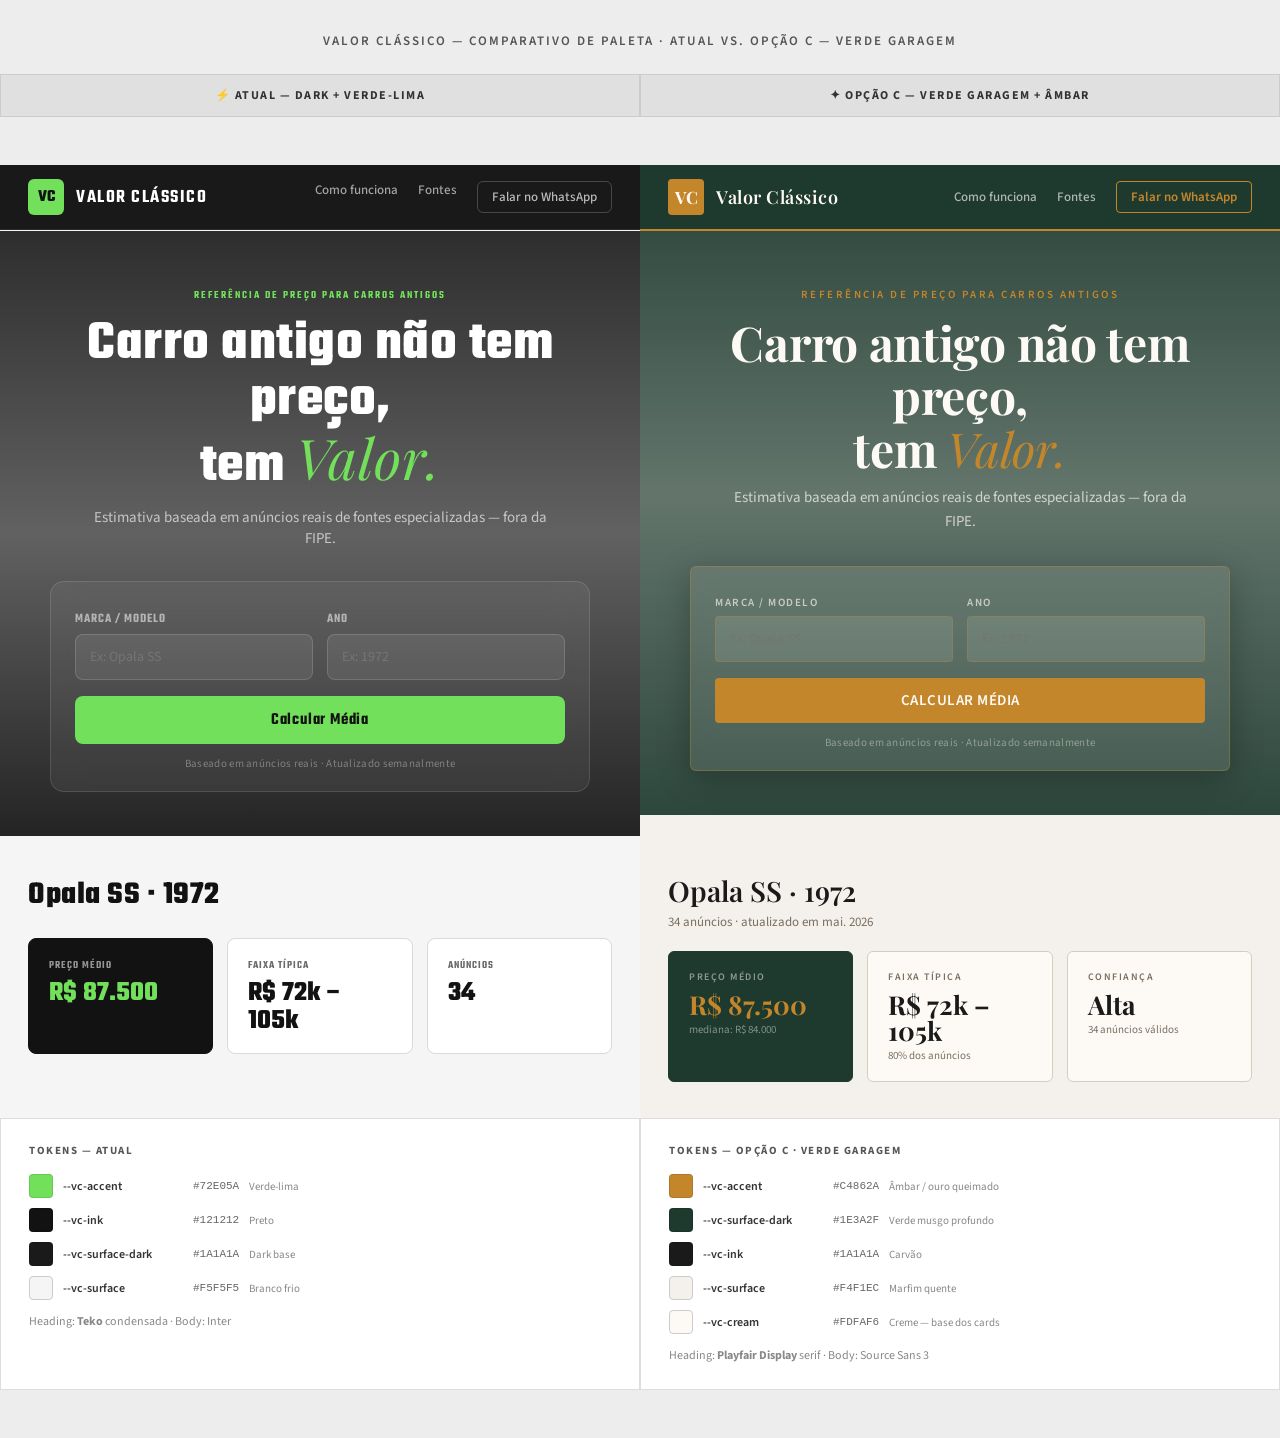
<file: .working/theme-preview-opcao-c.html>
<!DOCTYPE html>
<html lang="pt-BR">
<head>
<meta charset="UTF-8">
<meta name="viewport" content="width=device-width, initial-scale=1.0">
<title>Valor Clássico — Preview Paleta: Atual vs. Opção C</title>
<link href="https://fonts.googleapis.com/css2?family=Playfair+Display:ital,wght@0,400;0,600;0,700;1,400;1,600&family=Teko:wght@500;600;700&family=Source+Sans+3:wght@400;500;600&display=swap" rel="stylesheet">
<style>
  *, *::before, *::after { box-sizing: border-box; margin: 0; padding: 0; }
  body { font-family: 'Source Sans 3', system-ui, sans-serif; background: #EDEDED; }

  .page-title {
    text-align: center;
    padding: 32px 24px 24px;
    font-family: 'Source Sans 3', sans-serif;
    font-size: 13px;
    font-weight: 600;
    letter-spacing: 2px;
    text-transform: uppercase;
    color: #555;
  }

  .compare-grid {
    display: grid;
    grid-template-columns: 1fr 1fr;
    gap: 0;
    max-width: 1300px;
    margin: 0 auto 48px;
  }

  .col-label {
    text-align: center;
    padding: 12px;
    font-family: 'Source Sans 3', sans-serif;
    font-size: 12px;
    font-weight: 700;
    letter-spacing: 1.5px;
    text-transform: uppercase;
    color: #333;
    background: #E0E0E0;
    border: 1px solid #CCC;
  }

  /* ════════════════════════════════
     TEMA ATUAL (dark + verde-lima)
  ════════════════════════════════ */
  .atual {
    --ac-accent:        #72E05A;
    --ac-accent-strong: #56C744;
    --ac-ink:           #121212;
    --ac-surface:       #F5F5F5;
    --ac-surface-dark:  #1A1A1A;
    --ac-border:        #D9D9D9;
    --ac-white:         #FFFFFF;
    --ac-muted:         rgba(255,255,255,.5);
    --ac-radius: 8px;
    background: #F5F5F5;
  }

  /* Header Atual */
  .atual .header {
    background: rgba(18,18,18,.97);
    padding: 14px 28px;
    display: flex;
    align-items: center;
    gap: 12px;
    border-bottom: 1px solid rgba(255,255,255,.08);
  }
  .atual .logo-badge {
    width: 36px; height: 36px;
    background: #72E05A;
    color: #121212;
    font-family: 'Teko', sans-serif;
    font-size: 17px; font-weight: 700;
    display: flex; align-items: center; justify-content: center;
    border-radius: 6px;
  }
  .atual .logo-name {
    font-family: 'Teko', sans-serif;
    font-size: 19px; font-weight: 600;
    letter-spacing: 1.5px;
    color: #FFF;
  }
  .atual .nav { margin-left: auto; display: flex; gap: 20px; }
  .atual .nav a {
    font-size: 13px; font-weight: 500;
    color: rgba(255,255,255,.6);
    text-decoration: none;
  }
  .atual .nav a:last-child {
    padding: 6px 14px;
    border: 1px solid rgba(255,255,255,.2);
    border-radius: 6px;
    color: rgba(255,255,255,.7);
  }

  /* Hero Atual */
  .atual .hero {
    background:
      linear-gradient(to bottom, rgba(18,18,18,.88) 0%, rgba(18,18,18,.65) 50%, rgba(18,18,18,.92) 100%),
      url('https://images.unsplash.com/photo-1558618666-fcd25c85cd64?w=800&q=70') center/cover no-repeat;
    padding: 56px 28px 44px;
    text-align: center;
  }
  .atual .hero-eyebrow {
    font-size: 11px; letter-spacing: 2px; text-transform: uppercase;
    color: #72E05A; font-weight: 600; margin-bottom: 14px;
    font-family: 'Teko', sans-serif;
  }
  .atual .hero-h1 {
    font-family: 'Teko', sans-serif;
    font-size: 56px; font-weight: 700; line-height: 1.0;
    color: #FFF; margin-bottom: 12px;
    letter-spacing: .5px;
  }
  .atual .hero-h1 em {
    font-family: 'Playfair Display', serif;
    font-style: italic; color: #72E05A; font-weight: 400;
  }
  .atual .hero-sub {
    font-size: 15px; color: rgba(255,255,255,.65);
    margin-bottom: 32px; max-width: 480px; margin-inline: auto;
  }

  /* Search card Atual */
  .atual .search-card {
    background: rgba(255,255,255,.06);
    backdrop-filter: blur(16px);
    border: 1px solid rgba(255,255,255,.12);
    border-radius: 14px;
    padding: 28px 24px 20px;
    text-align: left;
    max-width: 540px;
    margin: 0 auto;
  }
  .atual .search-row {
    display: grid; grid-template-columns: 1fr 1fr; gap: 14px; margin-bottom: 16px;
  }
  .atual .field-label {
    font-family: 'Teko', sans-serif;
    font-size: 13px; font-weight: 600;
    letter-spacing: 1px; text-transform: uppercase;
    color: rgba(255,255,255,.55);
    display: block; margin-bottom: 6px;
  }
  .atual .field-input {
    width: 100%; height: 46px; padding: 0 14px;
    background: rgba(255,255,255,.08);
    border: 1px solid rgba(255,255,255,.15);
    border-radius: 8px;
    color: #FFF; font-size: 14px;
    font-family: 'Source Sans 3', sans-serif;
  }
  .atual .btn-primary {
    background: #72E05A; color: #121212;
    padding: 12px 28px;
    font-family: 'Teko', sans-serif; font-size: 17px; font-weight: 600;
    border: none; border-radius: 8px; cursor: pointer;
    letter-spacing: .8px; width: 100%;
  }
  .atual .trust-line {
    text-align: center; font-size: 11px;
    color: rgba(255,255,255,.35); margin-top: 12px; letter-spacing: .3px;
  }

  /* Stats Atual */
  .atual .results {
    background: #F5F5F5;
    padding: 36px 28px;
  }
  .atual .result-title {
    font-family: 'Teko', sans-serif;
    font-size: 32px; font-weight: 700; color: #121212;
    margin-bottom: 20px; letter-spacing: .5px;
  }
  .atual .stats-row { display: grid; grid-template-columns: repeat(3,1fr); gap: 14px; }
  .atual .stat-card {
    background: #FFF; border: 1px solid #D9D9D9;
    border-radius: 8px; padding: 18px 20px;
  }
  .atual .stat-card.hi {
    background: #121212; border-color: #121212; color: #FFF;
  }
  .atual .stat-label {
    font-size: 11px; font-weight: 600; letter-spacing: 1px;
    text-transform: uppercase; color: #6B6B6B;
    font-family: 'Teko', sans-serif; margin-bottom: 6px;
  }
  .atual .stat-card.hi .stat-label { color: rgba(255,255,255,.55); }
  .atual .stat-value {
    font-family: 'Teko', sans-serif;
    font-size: 28px; font-weight: 700; color: #121212; line-height: 1;
  }
  .atual .stat-card.hi .stat-value { color: #72E05A; }

  /* ════════════════════════════════
     OPÇÃO C (Verde Garagem + Âmbar)
  ════════════════════════════════ */
  .opcao-c {
    --oc-accent:        #C4862A;
    --oc-accent-strong: #A36A18;
    --oc-ink:           #1A1A1A;
    --oc-ink-soft:      #3A3A3A;
    --oc-ink-muted:     #7A6E5F;
    --oc-surface:       #F4F1EC;
    --oc-surface-warm:  #EDE8E0;
    --oc-surface-dark:  #1E3A2F;
    --oc-border:        #D4CEBF;
    --oc-cream:         #FDFAF6;
    --oc-radius: 6px;
    background: #F4F1EC;
  }

  /* Header Opção C */
  .opcao-c .header {
    background: #1E3A2F;
    padding: 14px 28px;
    display: flex;
    align-items: center;
    gap: 12px;
    border-bottom: 2px solid #C4862A;
  }
  .opcao-c .logo-badge {
    width: 36px; height: 36px;
    background: #C4862A;
    color: #FDFAF6;
    font-family: 'Playfair Display', serif;
    font-size: 17px; font-weight: 700;
    display: flex; align-items: center; justify-content: center;
    border-radius: 4px;
    letter-spacing: 0;
  }
  .opcao-c .logo-name {
    font-family: 'Playfair Display', serif;
    font-size: 18px; font-weight: 600;
    letter-spacing: .5px;
    color: #FDFAF6;
  }
  .opcao-c .nav { margin-left: auto; display: flex; gap: 20px; align-items: center; }
  .opcao-c .nav a {
    font-size: 13px; font-weight: 500;
    color: rgba(253,250,246,.65);
    text-decoration: none;
  }
  .opcao-c .nav a:last-child {
    padding: 6px 14px;
    border: 1px solid #C4862A;
    border-radius: 4px;
    color: #C4862A;
    font-weight: 600;
  }

  /* Hero Opção C */
  .opcao-c .hero {
    background:
      linear-gradient(to bottom, rgba(30,58,47,.90) 0%, rgba(30,58,47,.68) 45%, rgba(30,58,47,.93) 100%),
      url('https://images.unsplash.com/photo-1558618666-fcd25c85cd64?w=800&q=70') center/cover no-repeat;
    padding: 56px 28px 44px;
    text-align: center;
  }
  .opcao-c .hero-eyebrow {
    font-size: 11px; letter-spacing: 2.5px; text-transform: uppercase;
    color: #C4862A; font-weight: 600; margin-bottom: 14px;
    font-family: 'Source Sans 3', sans-serif;
  }
  .opcao-c .hero-h1 {
    font-family: 'Playfair Display', serif;
    font-size: 48px; font-weight: 700; line-height: 1.1;
    color: #FDFAF6; margin-bottom: 12px;
    letter-spacing: -.3px;
  }
  .opcao-c .hero-h1 em {
    font-style: italic; color: #C4862A; font-weight: 400;
  }
  .opcao-c .hero-sub {
    font-size: 15px; color: rgba(253,250,246,.72);
    margin-bottom: 32px; max-width: 480px; margin-inline: auto;
    line-height: 1.6;
  }

  /* Search card Opção C */
  .opcao-c .search-card {
    background: rgba(253,250,246,.10);
    backdrop-filter: blur(12px);
    border: 1px solid rgba(196,134,42,.35);
    border-radius: 6px;
    padding: 28px 24px 20px;
    text-align: left;
    max-width: 540px;
    margin: 0 auto;
    box-shadow: 0 8px 32px rgba(0,0,0,.25);
  }
  .opcao-c .search-row {
    display: grid; grid-template-columns: 1fr 1fr; gap: 14px; margin-bottom: 16px;
  }
  .opcao-c .field-label {
    font-family: 'Source Sans 3', sans-serif;
    font-size: 11px; font-weight: 600;
    letter-spacing: 1.5px; text-transform: uppercase;
    color: rgba(253,250,246,.65);
    display: block; margin-bottom: 6px;
  }
  .opcao-c .field-input {
    width: 100%; height: 46px; padding: 0 14px;
    background: rgba(253,250,246,.10);
    border: 1px solid rgba(196,134,42,.30);
    border-radius: 4px;
    color: #FDFAF6; font-size: 14px;
    font-family: 'Source Sans 3', sans-serif;
  }
  .opcao-c .btn-primary {
    background: #C4862A; color: #FDFAF6;
    padding: 12px 28px;
    font-family: 'Source Sans 3', sans-serif; font-size: 15px; font-weight: 600;
    border: none; border-radius: 4px; cursor: pointer;
    letter-spacing: .5px; width: 100%;
    text-transform: uppercase;
  }
  .opcao-c .trust-line {
    text-align: center; font-size: 11px;
    color: rgba(253,250,246,.40); margin-top: 12px; letter-spacing: .3px;
  }

  /* Stats Opção C */
  .opcao-c .results {
    background: #F4F1EC;
    padding: 36px 28px;
  }
  .opcao-c .result-title {
    font-family: 'Playfair Display', serif;
    font-size: 28px; font-weight: 600; color: #1A1A1A;
    margin-bottom: 4px;
  }
  .opcao-c .result-subtitle {
    font-size: 13px; color: #7A6E5F; margin-bottom: 20px;
  }
  .opcao-c .stats-row { display: grid; grid-template-columns: repeat(3,1fr); gap: 14px; }
  .opcao-c .stat-card {
    background: #FDFAF6; border: 1px solid #D4CEBF;
    border-radius: 6px; padding: 18px 20px;
  }
  .opcao-c .stat-card.hi {
    background: #1E3A2F; border-color: #1E3A2F; color: #FDFAF6;
  }
  .opcao-c .stat-label {
    font-size: 10px; font-weight: 600; letter-spacing: 1.5px;
    text-transform: uppercase; color: #7A6E5F;
    font-family: 'Source Sans 3', sans-serif; margin-bottom: 8px;
  }
  .opcao-c .stat-card.hi .stat-label { color: rgba(253,250,246,.50); }
  .opcao-c .stat-value {
    font-family: 'Playfair Display', serif;
    font-size: 26px; font-weight: 700; color: #1A1A1A; line-height: 1;
  }
  .opcao-c .stat-card.hi .stat-value { color: #C4862A; }
  .opcao-c .stat-note {
    font-size: 11px; color: #7A6E5F; margin-top: 4px;
  }
  .opcao-c .stat-card.hi .stat-note { color: rgba(253,250,246,.45); }

  /* Footer note */
  .token-table {
    max-width: 1300px; margin: 0 auto 48px;
    display: grid; grid-template-columns: 1fr 1fr;
    gap: 0;
  }
  .token-panel {
    padding: 24px 28px;
    background: #FFF;
    border: 1px solid #DDD;
  }
  .token-panel h3 {
    font-size: 11px; font-weight: 700; letter-spacing: 1.5px;
    text-transform: uppercase; color: #555; margin-bottom: 16px;
  }
  .token-row {
    display: flex; align-items: center; gap: 10px; margin-bottom: 10px;
  }
  .swatch {
    width: 24px; height: 24px; border-radius: 4px;
    border: 1px solid rgba(0,0,0,.1); flex-shrink: 0;
  }
  .token-name { font-size: 12px; font-weight: 600; color: #333; min-width: 120px; }
  .token-hex { font-size: 11px; color: #666; font-family: monospace; }
  .token-note { font-size: 11px; color: #888; }
</style>
</head>
<body>

<p class="page-title">Valor Clássico — Comparativo de Paleta · Atual vs. Opção C — Verde Garagem</p>

<div class="compare-grid">
  <div class="col-label">⚡ Atual — Dark + Verde-Lima</div>
  <div class="col-label">✦ Opção C — Verde Garagem + Âmbar</div>
</div>

<!-- HEADER -->
<div class="compare-grid" style="margin-bottom:0">
  <div class="atual">
    <div class="header">
      <div class="logo-badge">VC</div>
      <span class="logo-name">VALOR CLÁSSICO</span>
      <div class="nav">
        <a href="#">Como funciona</a>
        <a href="#">Fontes</a>
        <a href="#">Falar no WhatsApp</a>
      </div>
    </div>
  </div>
  <div class="opcao-c">
    <div class="header">
      <div class="logo-badge">VC</div>
      <span class="logo-name">Valor Clássico</span>
      <div class="nav">
        <a href="#">Como funciona</a>
        <a href="#">Fontes</a>
        <a href="#">Falar no WhatsApp</a>
      </div>
    </div>
  </div>
</div>

<!-- HERO -->
<div class="compare-grid" style="margin-bottom:0">
  <div class="atual">
    <div class="hero">
      <p class="hero-eyebrow">Referência de preço para carros antigos</p>
      <h1 class="hero-h1">Carro antigo não tem preço,<br>tem <em>Valor.</em></h1>
      <p class="hero-sub">Estimativa baseada em anúncios reais de fontes especializadas — fora da FIPE.</p>
      <div class="search-card">
        <div class="search-row">
          <div>
            <span class="field-label">Marca / Modelo</span>
            <input class="field-input" placeholder="Ex: Opala SS" type="text">
          </div>
          <div>
            <span class="field-label">Ano</span>
            <input class="field-input" placeholder="Ex: 1972" type="text">
          </div>
        </div>
        <button class="btn-primary">Calcular Média</button>
        <p class="trust-line">Baseado em anúncios reais · Atualizado semanalmente</p>
      </div>
    </div>
  </div>
  <div class="opcao-c">
    <div class="hero">
      <p class="hero-eyebrow">Referência de preço para carros antigos</p>
      <h1 class="hero-h1">Carro antigo não tem preço,<br>tem <em>Valor.</em></h1>
      <p class="hero-sub">Estimativa baseada em anúncios reais de fontes especializadas — fora da FIPE.</p>
      <div class="search-card">
        <div class="search-row">
          <div>
            <span class="field-label">Marca / Modelo</span>
            <input class="field-input" placeholder="Ex: Opala SS" type="text">
          </div>
          <div>
            <span class="field-label">Ano</span>
            <input class="field-input" placeholder="Ex: 1972" type="text">
          </div>
        </div>
        <button class="btn-primary">Calcular Média</button>
        <p class="trust-line">Baseado em anúncios reais · Atualizado semanalmente</p>
      </div>
    </div>
  </div>
</div>

<!-- RESULTS -->
<div class="compare-grid" style="margin-bottom:0">
  <div class="atual">
    <div class="results">
      <p class="result-title">Opala SS · 1972</p>
      <div class="stats-row">
        <div class="stat-card hi">
          <p class="stat-label">Preço Médio</p>
          <p class="stat-value">R$ 87.500</p>
        </div>
        <div class="stat-card">
          <p class="stat-label">Faixa Típica</p>
          <p class="stat-value" style="color:#121212">R$ 72k – 105k</p>
        </div>
        <div class="stat-card">
          <p class="stat-label">Anúncios</p>
          <p class="stat-value" style="color:#121212">34</p>
        </div>
      </div>
    </div>
  </div>
  <div class="opcao-c">
    <div class="results">
      <p class="result-title">Opala SS · 1972</p>
      <p class="result-subtitle">34 anúncios · atualizado em mai. 2026</p>
      <div class="stats-row">
        <div class="stat-card hi">
          <p class="stat-label">Preço Médio</p>
          <p class="stat-value">R$ 87.500</p>
          <p class="stat-note">mediana: R$ 84.000</p>
        </div>
        <div class="stat-card">
          <p class="stat-label">Faixa Típica</p>
          <p class="stat-value">R$ 72k – 105k</p>
          <p class="stat-note">80% dos anúncios</p>
        </div>
        <div class="stat-card">
          <p class="stat-label">Confiança</p>
          <p class="stat-value">Alta</p>
          <p class="stat-note">34 anúncios válidos</p>
        </div>
      </div>
    </div>
  </div>
</div>

<!-- TOKEN TABLE -->
<div class="token-table">
  <div class="token-panel">
    <h3>Tokens — Atual</h3>
    <div class="token-row">
      <div class="swatch" style="background:#72E05A"></div>
      <span class="token-name">--vc-accent</span>
      <span class="token-hex">#72E05A</span>
      <span class="token-note">Verde-lima</span>
    </div>
    <div class="token-row">
      <div class="swatch" style="background:#121212"></div>
      <span class="token-name">--vc-ink</span>
      <span class="token-hex">#121212</span>
      <span class="token-note">Preto</span>
    </div>
    <div class="token-row">
      <div class="swatch" style="background:#1A1A1A"></div>
      <span class="token-name">--vc-surface-dark</span>
      <span class="token-hex">#1A1A1A</span>
      <span class="token-note">Dark base</span>
    </div>
    <div class="token-row">
      <div class="swatch" style="background:#F5F5F5; border:1px solid #CCC"></div>
      <span class="token-name">--vc-surface</span>
      <span class="token-hex">#F5F5F5</span>
      <span class="token-note">Branco frio</span>
    </div>
    <div style="margin-top:12px;font-size:12px;color:#888;line-height:1.6">
      Heading: <strong>Teko</strong> condensada · Body: Inter
    </div>
  </div>
  <div class="token-panel">
    <h3>Tokens — Opção C · Verde Garagem</h3>
    <div class="token-row">
      <div class="swatch" style="background:#C4862A"></div>
      <span class="token-name">--vc-accent</span>
      <span class="token-hex">#C4862A</span>
      <span class="token-note">Âmbar / ouro queimado</span>
    </div>
    <div class="token-row">
      <div class="swatch" style="background:#1E3A2F"></div>
      <span class="token-name">--vc-surface-dark</span>
      <span class="token-hex">#1E3A2F</span>
      <span class="token-note">Verde musgo profundo</span>
    </div>
    <div class="token-row">
      <div class="swatch" style="background:#1A1A1A"></div>
      <span class="token-name">--vc-ink</span>
      <span class="token-hex">#1A1A1A</span>
      <span class="token-note">Carvão</span>
    </div>
    <div class="token-row">
      <div class="swatch" style="background:#F4F1EC; border:1px solid #CCC"></div>
      <span class="token-name">--vc-surface</span>
      <span class="token-hex">#F4F1EC</span>
      <span class="token-note">Marfim quente</span>
    </div>
    <div class="token-row">
      <div class="swatch" style="background:#FDFAF6; border:1px solid #CCC"></div>
      <span class="token-name">--vc-cream</span>
      <span class="token-hex">#FDFAF6</span>
      <span class="token-note">Creme — base dos cards</span>
    </div>
    <div style="margin-top:12px;font-size:12px;color:#888;line-height:1.6">
      Heading: <strong>Playfair Display</strong> serif · Body: Source Sans 3
    </div>
  </div>
</div>

</body>
</html>
</file>
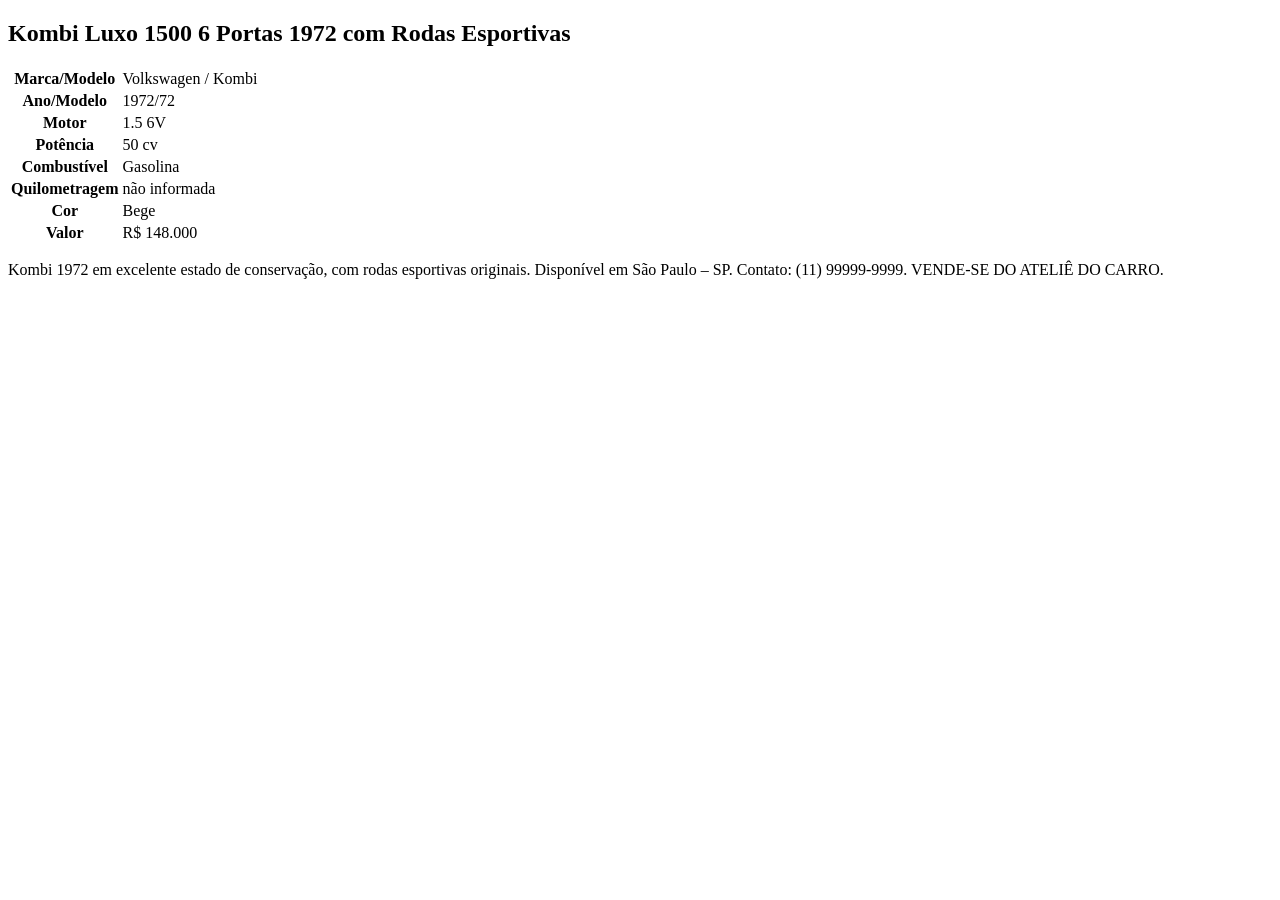
<file: tests/fixtures/ateliedocarro_detalhe_sample.html>
<!DOCTYPE html>
<html lang="pt-BR">
<head><meta charset="UTF-8"><title>Kombi Luxo 1500 1972 — Ateliê do Carro</title></head>
<body>
<div id="content">
  <article>
    <header class="entry-header">
      <h1 class="entry-title">Kombi Luxo 1500 6 Portas 1972 com Rodas Esportivas</h1>
    </header>
    <div class="entry-content">

      <table class="ficha-tecnica">
        <tbody>
          <tr><th>Marca/Modelo</th><td>Volkswagen / Kombi</td></tr>
          <tr><th>Ano/Modelo</th><td>1972/72</td></tr>
          <tr><th>Motor</th><td>1.5 6V</td></tr>
          <tr><th>Potência</th><td>50 cv</td></tr>
          <tr><th>Combustível</th><td>Gasolina</td></tr>
          <tr><th>Quilometragem</th><td>não informada</td></tr>
          <tr><th>Cor</th><td>Bege</td></tr>
          <tr><th>Valor</th><td>R$ 148.000</td></tr>
        </tbody>
      </table>

      <div class="descricao">
        <p>Kombi 1972 em excelente estado de conservação, com rodas esportivas originais.
        Disponível em São Paulo – SP. Contato: (11) 99999-9999.
        VENDE-SE DO ATELIÊ DO CARRO.</p>
      </div>

    </div>
  </article>
</div>
</body>
</html>
</file>
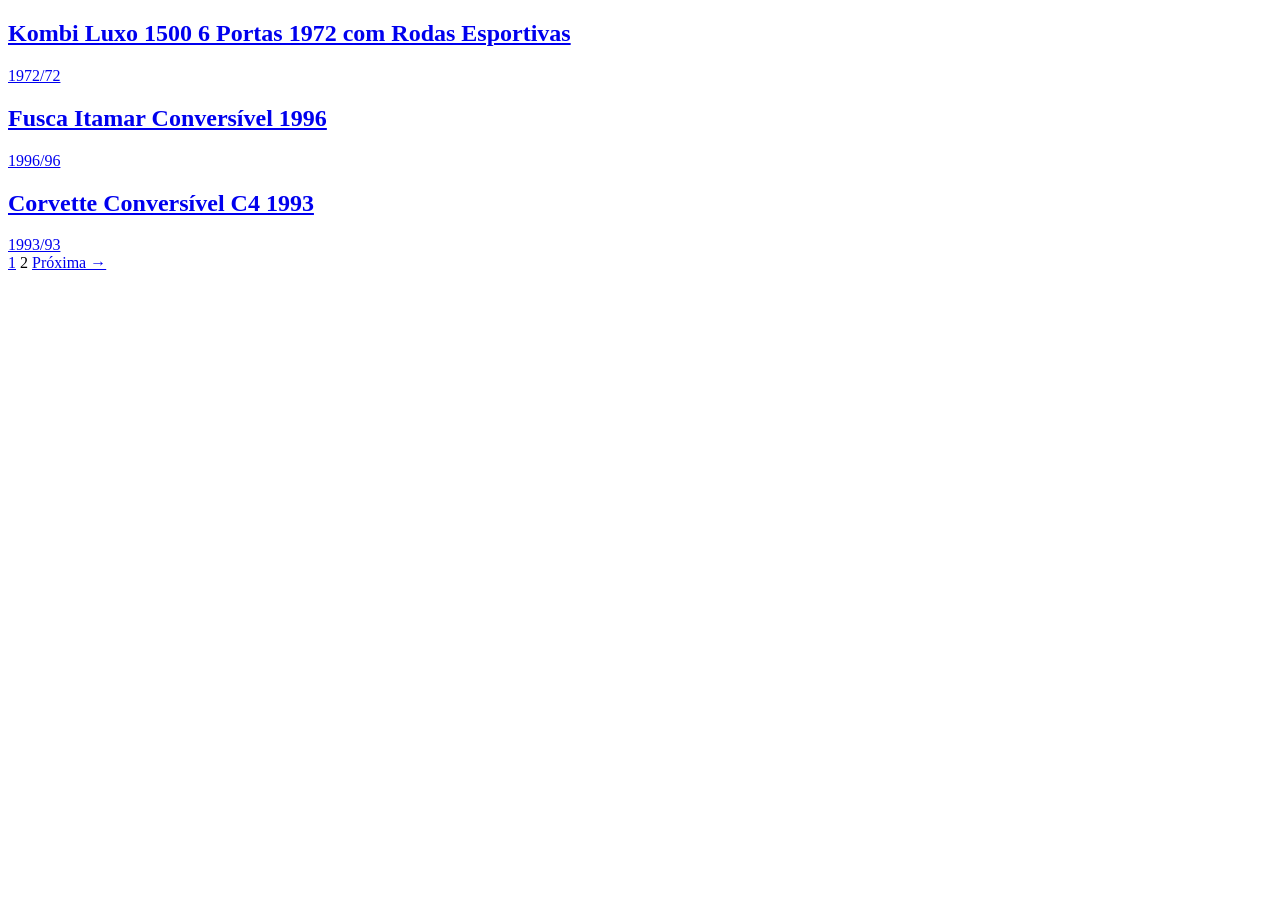
<file: tests/fixtures/ateliedocarro_listagem_sample.html>
<!DOCTYPE html>
<html lang="pt-BR">
<head><meta charset="UTF-8"><title>Carros à Venda — Ateliê do Carro</title></head>
<body>
<div id="content">

  <article id="post-101" class="post-101 post type-post">
    <header class="entry-header">
      <h2 class="entry-title">
        <a href="https://ateliedocarro.com.br/carro/kombi-luxo-1500-6-portas-1972-com-rodas-esportivas-vende-se-do-atelie-do-carro/">
          Kombi Luxo 1500 6 Portas 1972 com Rodas Esportivas
        </a>
      </h2>
    </header>
    <div class="entry-content">
      <a href="https://ateliedocarro.com.br/carro/kombi-luxo-1500-6-portas-1972-com-rodas-esportivas-vende-se-do-atelie-do-carro/">1972/72</a>
    </div>
  </article>

  <article id="post-102" class="post-102 post type-post">
    <header class="entry-header">
      <h2 class="entry-title">
        <a href="https://ateliedocarro.com.br/carro/fusca-itamar-conversivel-1996-vende-se-do-atelie-do-carro/">
          Fusca Itamar Conversível 1996
        </a>
      </h2>
    </header>
    <div class="entry-content">
      <a href="https://ateliedocarro.com.br/carro/fusca-itamar-conversivel-1996-vende-se-do-atelie-do-carro/">1996/96</a>
    </div>
  </article>

  <article id="post-103" class="post-103 post type-post">
    <header class="entry-header">
      <h2 class="entry-title">
        <a href="https://ateliedocarro.com.br/carro/corvette-conversivel-c4-1993/">
          Corvette Conversível C4 1993
        </a>
      </h2>
    </header>
    <div class="entry-content">
      <a href="https://ateliedocarro.com.br/carro/corvette-conversivel-c4-1993/">1993/93</a>
    </div>
  </article>

  <nav class="navigation pagination">
    <div class="nav-links">
      <a class="prev page-numbers" href="/carros-a-venda/">1</a>
      <a class="current" aria-current="page">2</a>
      <a class="next page-numbers" href="/carros-a-venda/page/3/">Próxima →</a>
    </div>
  </nav>

</div>
</body>
</html>
</file>
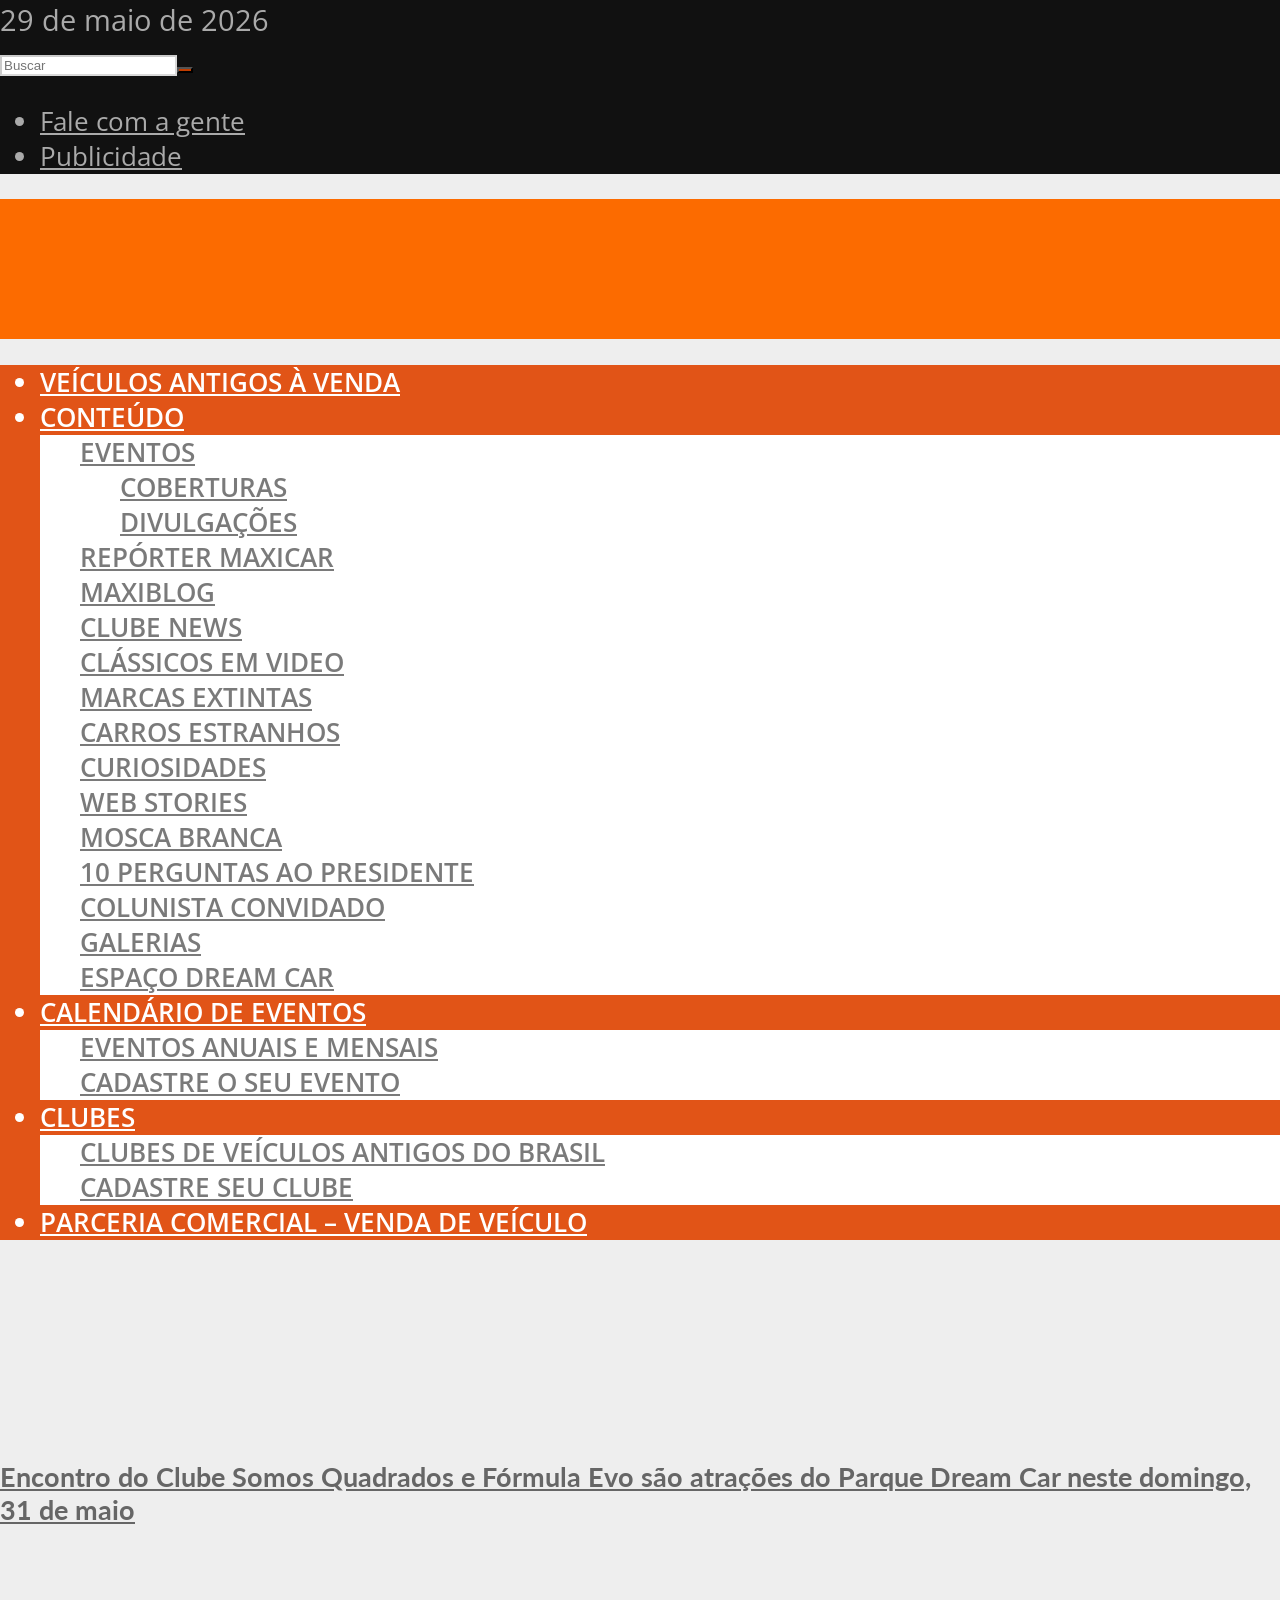
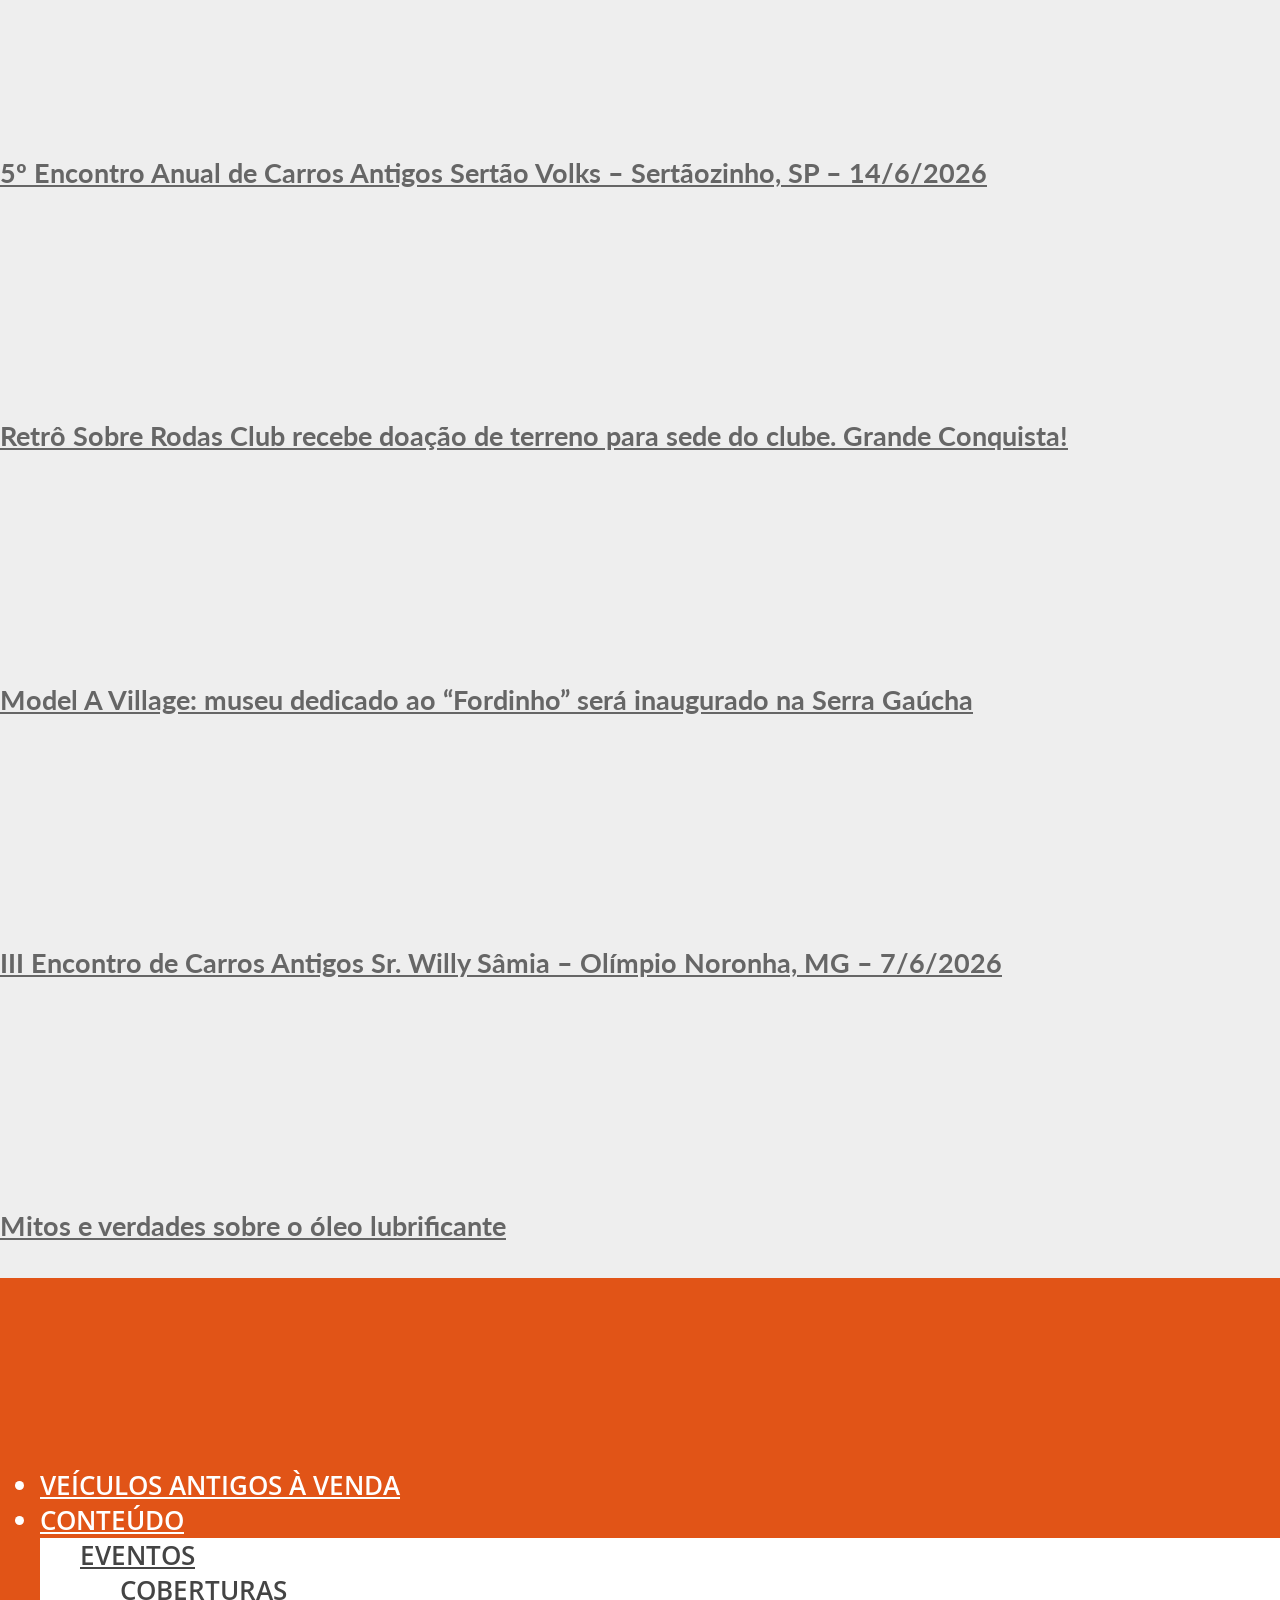
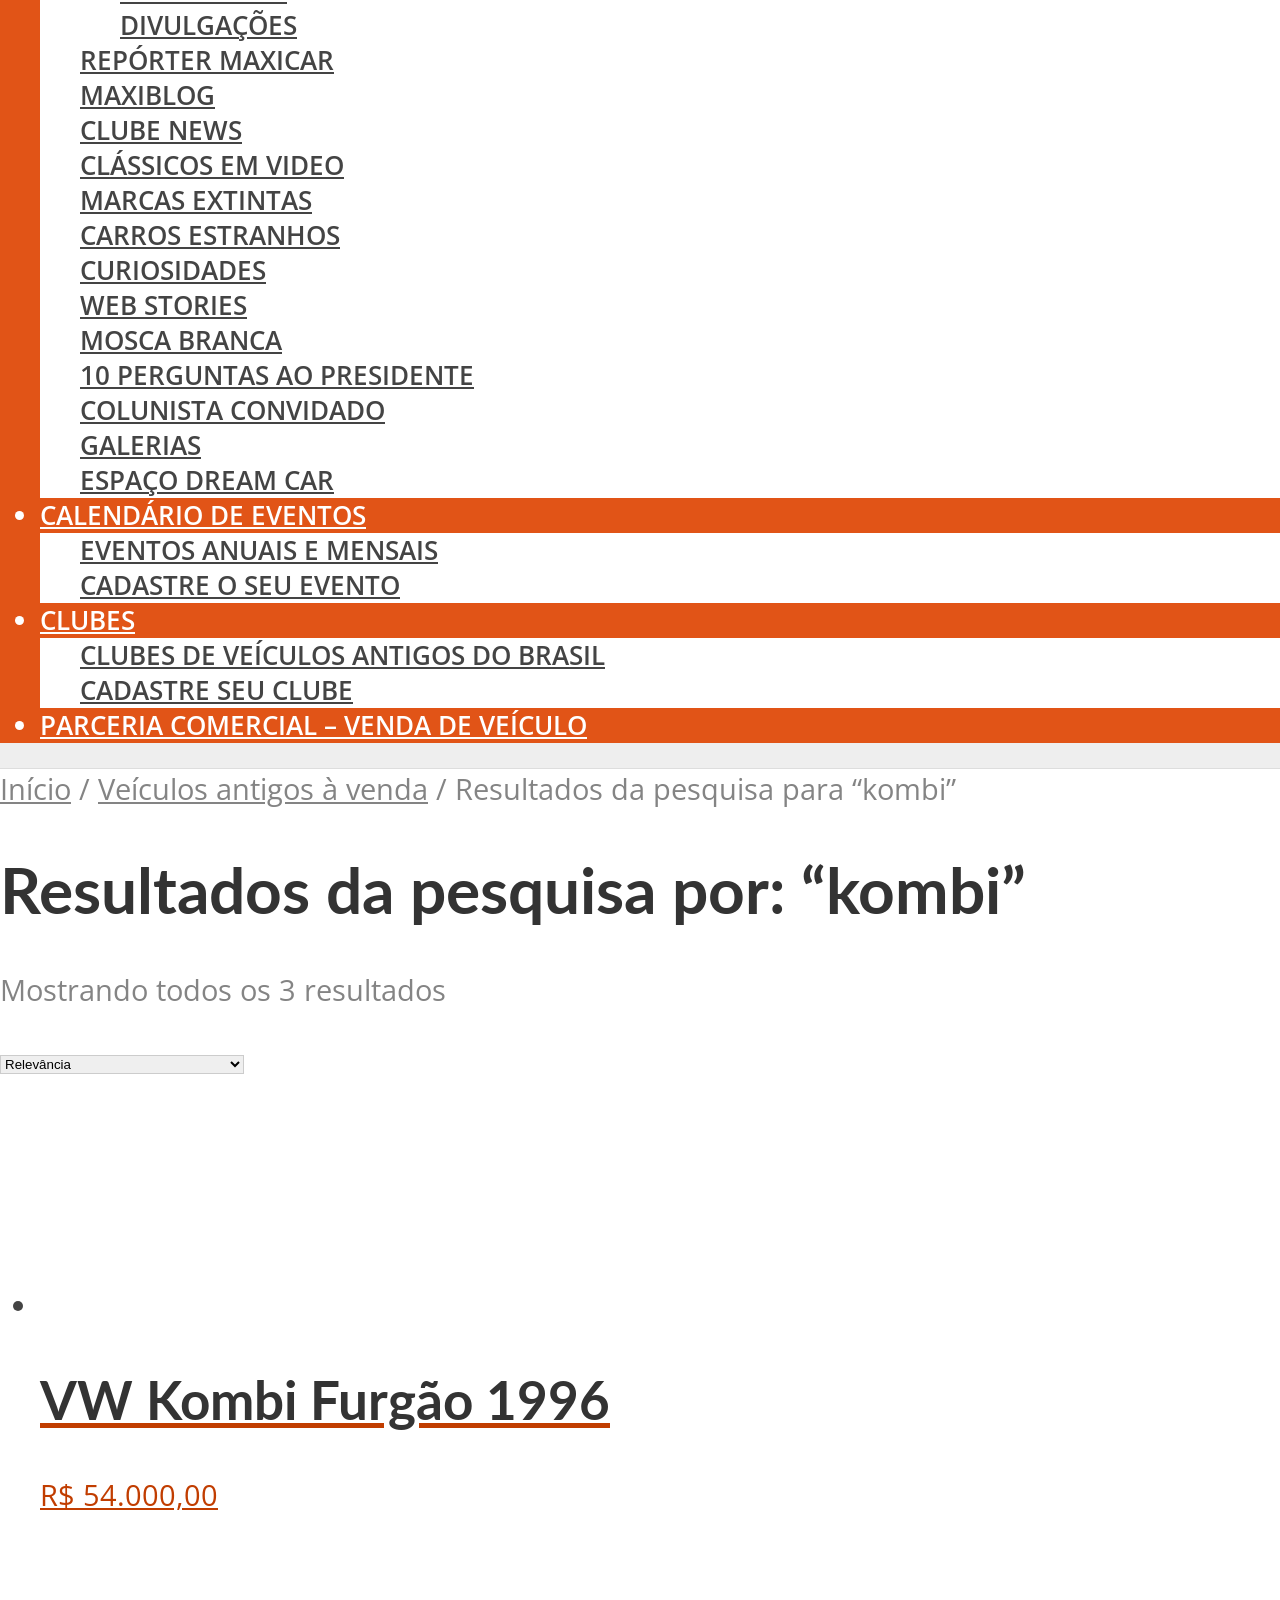
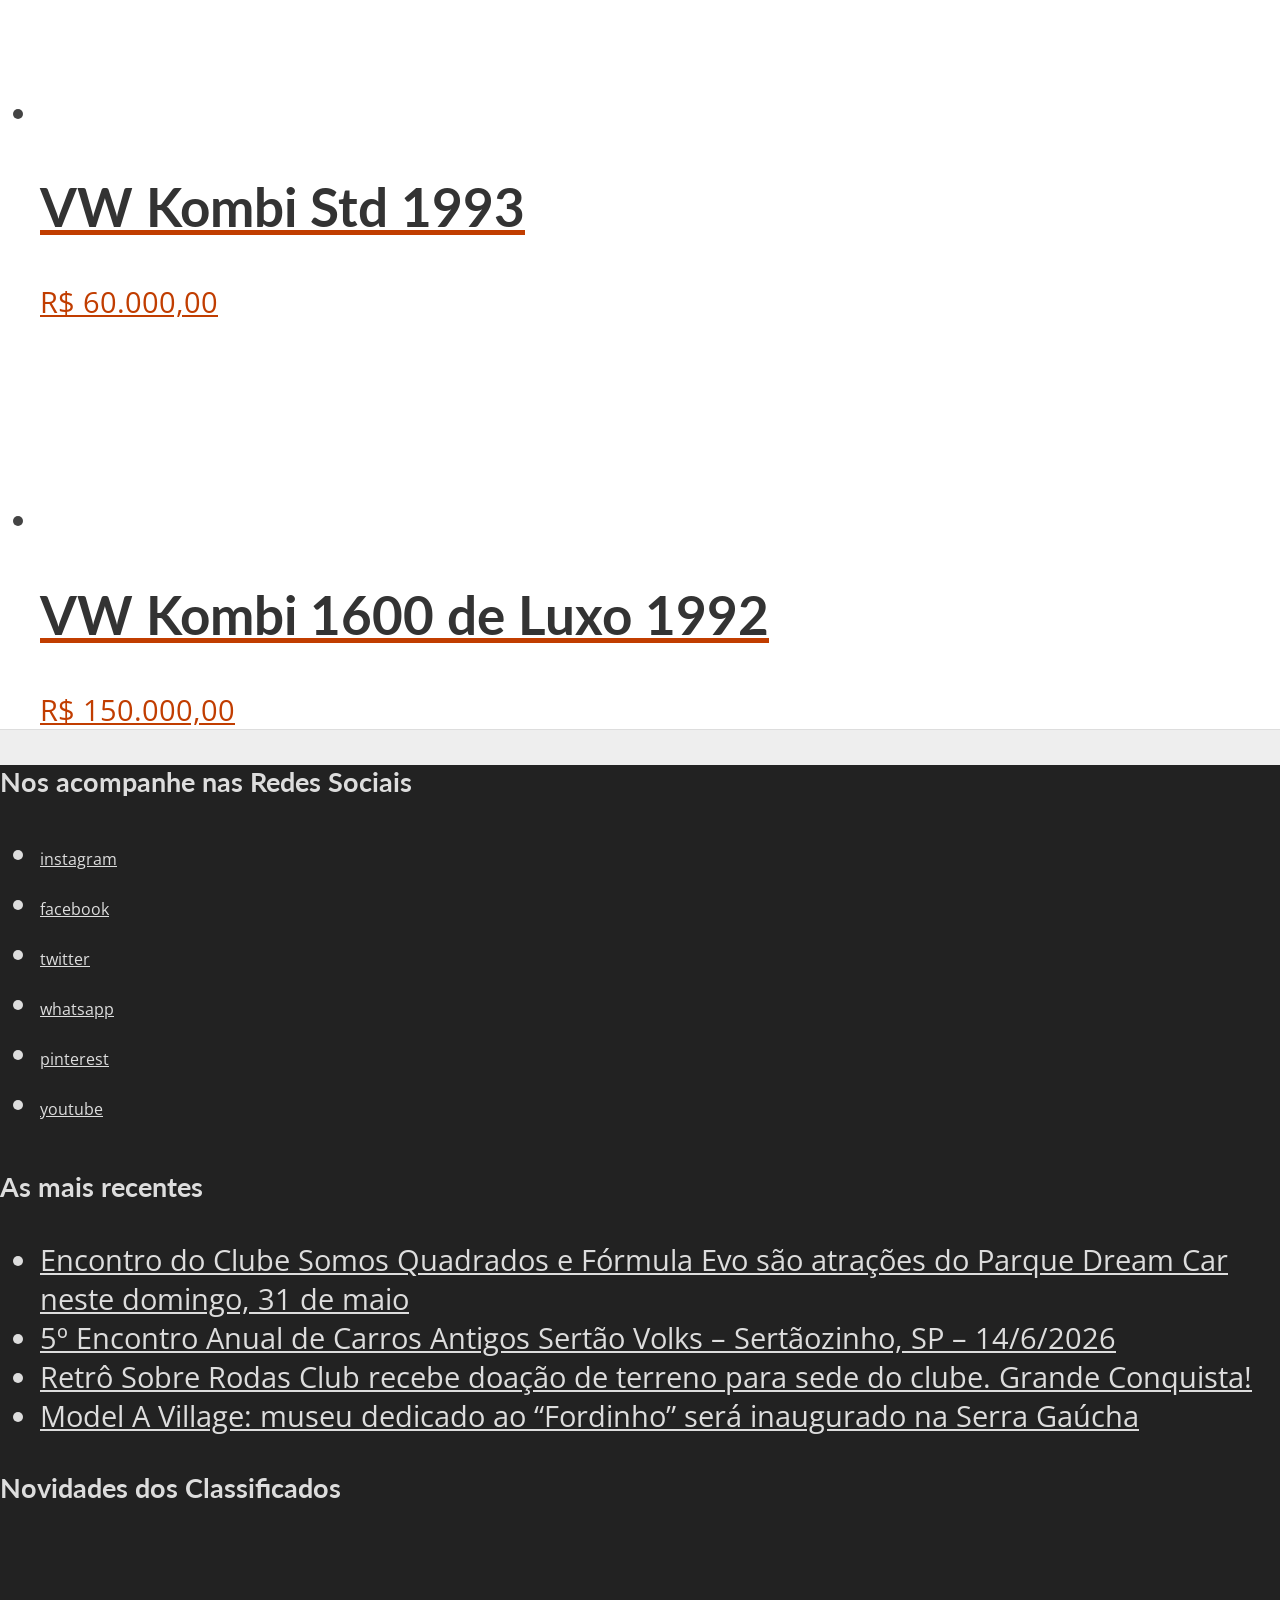
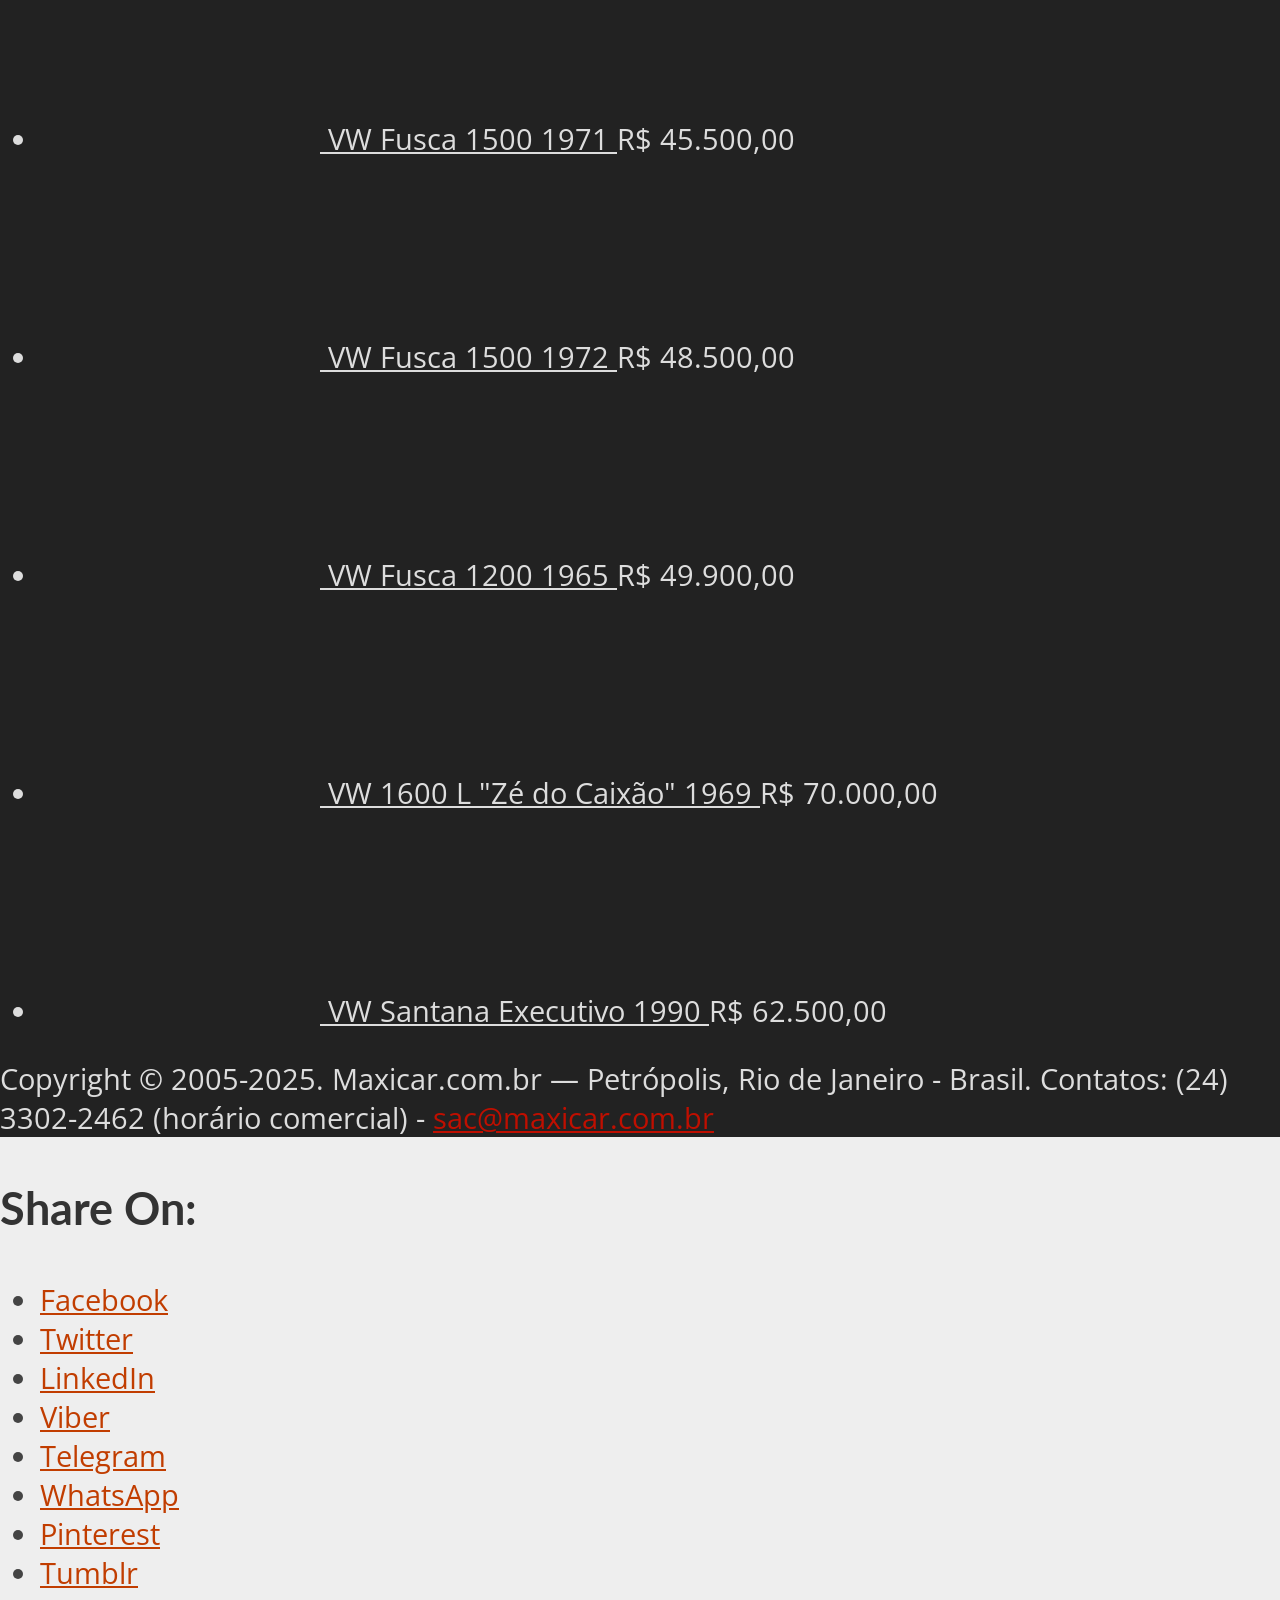
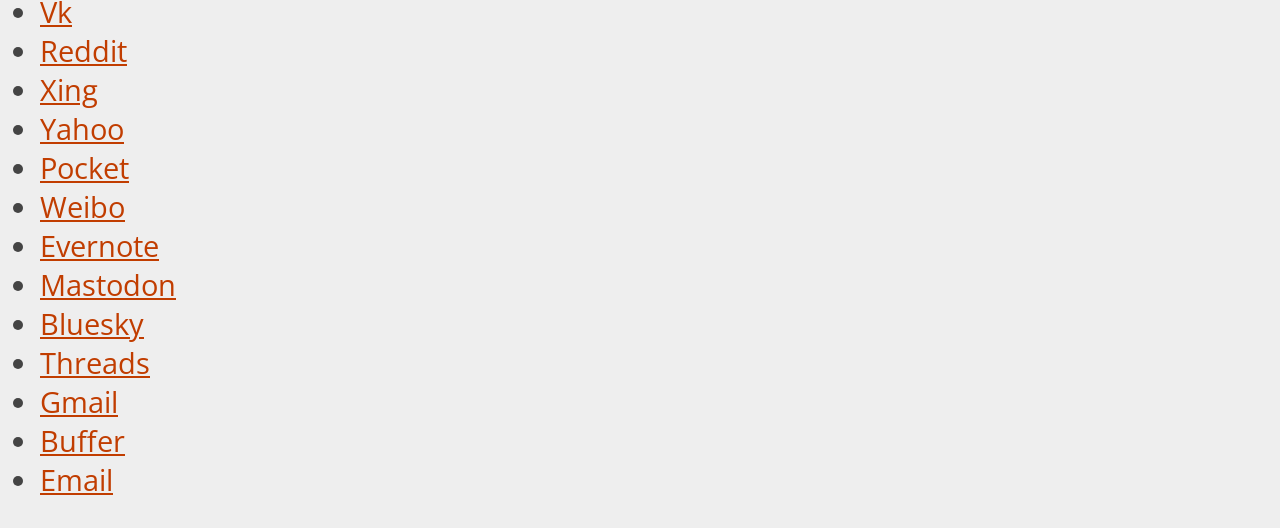
<file: tests/fixtures/maxicar_sample.html>
<!DOCTYPE html>
<html lang="pt-BR">
<head>
<meta charset="UTF-8">
<meta name="viewport" content="width=device-width,initial-scale=1.0">
<link rel="pingback" href="https://www.maxicar.com.br/xmlrpc.php">
<link rel="profile" href="https://gmpg.org/xfn/11" />
<meta name='robots' content='noindex, follow' />

	<!-- This site is optimized with the Yoast SEO Premium plugin v27.5 (Yoast SEO v27.7) - https://yoast.com/product/yoast-seo-premium-wordpress/ -->
	<title>Você pesquisou por kombi - Maxicar</title>
	<meta property="og:locale" content="pt_BR" />
	<meta property="og:type" content="article" />
	<meta property="og:title" content="Você pesquisou por kombi - Maxicar" />
	<meta property="og:url" content="https://www.maxicar.com.br/search/kombi/" />
	<meta property="og:site_name" content="Maxicar" />
	<meta name="twitter:card" content="summary_large_image" />
	<meta name="twitter:title" content="Você pesquisou por kombi - Maxicar" />
	<meta name="twitter:site" content="@portalmaxicar" />
	<script type="application/ld+json" class="yoast-schema-graph">{"@context":"https:\/\/schema.org","@graph":[{"@type":["CollectionPage","SearchResultsPage"],"@id":"https:\/\/www.maxicar.com.br\/?s=kombi","url":"https:\/\/www.maxicar.com.br\/?s=kombi","name":"Você pesquisou por kombi - Maxicar","isPartOf":{"@id":"https:\/\/www.maxicar.com.br\/#website"},"primaryImageOfPage":{"@id":"#primaryimage"},"image":{"@id":"#primaryimage"},"thumbnailUrl":"https:\/\/www.maxicar.com.br\/wp-content\/uploads\/2026\/04\/Kombi-Furgao-1996-1.jpg","breadcrumb":{"@id":"#breadcrumb"},"inLanguage":"pt-BR"},{"@type":"ImageObject","inLanguage":"pt-BR","@id":"#primaryimage","url":"https:\/\/www.maxicar.com.br\/wp-content\/uploads\/2026\/04\/Kombi-Furgao-1996-1.jpg","contentUrl":"https:\/\/www.maxicar.com.br\/wp-content\/uploads\/2026\/04\/Kombi-Furgao-1996-1.jpg","width":1000,"height":750},{"@type":"BreadcrumbList","@id":"#breadcrumb","itemListElement":[{"@type":"ListItem","position":1,"name":"Início","item":"https:\/\/www.maxicar.com.br\/"},{"@type":"ListItem","position":2,"name":"Você pesquisou por kombi"}]},{"@type":"WebSite","@id":"https:\/\/www.maxicar.com.br\/#website","url":"https:\/\/www.maxicar.com.br\/","name":"Maxicar","description":"Carros antigos. Classificados, reportagens, divulgações e coberturas de eventos","publisher":{"@id":"https:\/\/www.maxicar.com.br\/#organization"},"potentialAction":[{"@type":"SearchAction","target":{"@type":"EntryPoint","urlTemplate":"https:\/\/www.maxicar.com.br\/?s={search_term_string}"},"query-input":{"@type":"PropertyValueSpecification","valueRequired":true,"valueName":"search_term_string"}}],"inLanguage":"pt-BR"},{"@type":"Organization","@id":"https:\/\/www.maxicar.com.br\/#organization","name":"Maxicar - Carros Antigos","url":"https:\/\/www.maxicar.com.br\/","logo":{"@type":"ImageObject","inLanguage":"pt-BR","@id":"https:\/\/www.maxicar.com.br\/#\/schema\/logo\/image\/","url":"https:\/\/www.maxicar.com.br\/wp-content\/uploads\/2019\/09\/logo_maxicar_2019.png","contentUrl":"https:\/\/www.maxicar.com.br\/wp-content\/uploads\/2019\/09\/logo_maxicar_2019.png","width":600,"height":329,"caption":"Maxicar - Carros Antigos"},"image":{"@id":"https:\/\/www.maxicar.com.br\/#\/schema\/logo\/image\/"},"sameAs":["https:\/\/www.facebook.com\/portalmaxicarveiculosantigos","https:\/\/x.com\/portalmaxicar","https:\/\/www.instagram.com\/portalmaxicar\/","https:\/\/br.pinterest.com\/portalmaxicar\/"],"description":"Site especializado em carros antigos. Reportagens, artigos, agenda de eventos de carros antigos, classificados. Fundado em 2005.","email":"fernando@maxicar.com.br","telephone":"24988039431","legalName":"maxicar carros antigos","foundingDate":"2005-06-07","numberOfEmployees":{"@type":"QuantitativeValue","minValue":"1","maxValue":"10"}}]}</script>
	<!-- / Yoast SEO Premium plugin. -->


<link rel='dns-prefetch' href='//www.maxicar.com.br' />
<link rel='dns-prefetch' href='//www.googletagmanager.com' />
<link rel='dns-prefetch' href='//fonts.googleapis.com' />
<link rel='dns-prefetch' href='//pagead2.googlesyndication.com' />
<link rel='dns-prefetch' href='//fundingchoicesmessages.google.com' />
<link rel="alternate" type="application/rss+xml" title="Feed de Maxicar &raquo; Story" href="https://www.maxicar.com.br/web-stories/feed/"><style id="wp-img-auto-sizes-contain-inline-css">
img:is([sizes=auto i],[sizes^="auto," i]){contain-intrinsic-size:3000px 1500px}
/*# sourceURL=wp-img-auto-sizes-contain-inline-css */
</style>
<style id="wp-block-library-inline-css">
:root{--wp-block-synced-color:#7a00df;--wp-block-synced-color--rgb:122,0,223;--wp-bound-block-color:var(--wp-block-synced-color);--wp-editor-canvas-background:#ddd;--wp-admin-theme-color:#007cba;--wp-admin-theme-color--rgb:0,124,186;--wp-admin-theme-color-darker-10:#006ba1;--wp-admin-theme-color-darker-10--rgb:0,107,160.5;--wp-admin-theme-color-darker-20:#005a87;--wp-admin-theme-color-darker-20--rgb:0,90,135;--wp-admin-border-width-focus:2px}@media (min-resolution:192dpi){:root{--wp-admin-border-width-focus:1.5px}}.wp-element-button{cursor:pointer}:root .has-very-light-gray-background-color{background-color:#eee}:root .has-very-dark-gray-background-color{background-color:#313131}:root .has-very-light-gray-color{color:#eee}:root .has-very-dark-gray-color{color:#313131}:root .has-vivid-green-cyan-to-vivid-cyan-blue-gradient-background{background:linear-gradient(135deg,#00d084,#0693e3)}:root .has-purple-crush-gradient-background{background:linear-gradient(135deg,#34e2e4,#4721fb 50%,#ab1dfe)}:root .has-hazy-dawn-gradient-background{background:linear-gradient(135deg,#faaca8,#dad0ec)}:root .has-subdued-olive-gradient-background{background:linear-gradient(135deg,#fafae1,#67a671)}:root .has-atomic-cream-gradient-background{background:linear-gradient(135deg,#fdd79a,#004a59)}:root .has-nightshade-gradient-background{background:linear-gradient(135deg,#330968,#31cdcf)}:root .has-midnight-gradient-background{background:linear-gradient(135deg,#020381,#2874fc)}:root{--wp--preset--font-size--normal:16px;--wp--preset--font-size--huge:42px}.has-regular-font-size{font-size:1em}.has-larger-font-size{font-size:2.625em}.has-normal-font-size{font-size:var(--wp--preset--font-size--normal)}.has-huge-font-size{font-size:var(--wp--preset--font-size--huge)}:root .has-text-align-center{text-align:center}:root .has-text-align-left{text-align:left}:root .has-text-align-right{text-align:right}.has-fit-text{white-space:nowrap!important}#end-resizable-editor-section{display:none}.aligncenter{clear:both}.items-justified-left{justify-content:flex-start}.items-justified-center{justify-content:center}.items-justified-right{justify-content:flex-end}.items-justified-space-between{justify-content:space-between}.screen-reader-text{word-wrap:normal!important;border:0;clip-path:inset(50%);height:1px;margin:-1px;overflow:hidden;padding:0;position:absolute;width:1px}.screen-reader-text:focus{background-color:#ddd;clip-path:none;color:#444;display:block;font-size:1em;height:auto;left:5px;line-height:normal;padding:15px 23px 14px;text-decoration:none;top:5px;width:auto;z-index:100000}html :where(.has-border-color){border-style:solid}html :where([style*=border-color]){border-style:solid}html :where([style*=border-top-color]){border-top-style:solid}html :where([style*=border-right-color]){border-right-style:solid}html :where([style*=border-bottom-color]){border-bottom-style:solid}html :where([style*=border-left-color]){border-left-style:solid}html :where([style*=border-width]){border-style:solid}html :where([style*=border-top-width]){border-top-style:solid}html :where([style*=border-right-width]){border-right-style:solid}html :where([style*=border-bottom-width]){border-bottom-style:solid}html :where([style*=border-left-width]){border-left-style:solid}html :where(img[class*=wp-image-]){height:auto;max-width:100%}:where(figure){margin:0 0 1em}html :where(.is-position-sticky){--wp-admin--admin-bar--position-offset:var(--wp-admin--admin-bar--height,0px)}@media screen and (max-width:600px){html :where(.is-position-sticky){--wp-admin--admin-bar--position-offset:0px}}

/*# sourceURL=/wp-includes/css/dist/block-library/common.min.css */
</style>
<style id="classic-theme-styles-inline-css">
/*! This file is auto-generated */
.wp-block-button__link{color:#fff;background-color:#32373c;border-radius:9999px;box-shadow:none;text-decoration:none;padding:calc(.667em + 2px) calc(1.333em + 2px);font-size:1.125em}.wp-block-file__button{background:#32373c;color:#fff;text-decoration:none}
/*# sourceURL=/wp-includes/css/classic-themes.min.css */
</style>

<link rel='stylesheet' id='wc-blocks-style-css' href='https://www.maxicar.com.br/wp-content/cache/autoptimize/css/autoptimize_single_e2d671c403c7e2bd09b3b298c748d0db.css?ver=wc-10.7.0' media='all' />

<style id="global-styles-inline-css">
:root{--wp--preset--aspect-ratio--square: 1;--wp--preset--aspect-ratio--4-3: 4/3;--wp--preset--aspect-ratio--3-4: 3/4;--wp--preset--aspect-ratio--3-2: 3/2;--wp--preset--aspect-ratio--2-3: 2/3;--wp--preset--aspect-ratio--16-9: 16/9;--wp--preset--aspect-ratio--9-16: 9/16;--wp--preset--color--black: #000000;--wp--preset--color--cyan-bluish-gray: #abb8c3;--wp--preset--color--white: #ffffff;--wp--preset--color--pale-pink: #f78da7;--wp--preset--color--vivid-red: #cf2e2e;--wp--preset--color--luminous-vivid-orange: #ff6900;--wp--preset--color--luminous-vivid-amber: #fcb900;--wp--preset--color--light-green-cyan: #7bdcb5;--wp--preset--color--vivid-green-cyan: #00d084;--wp--preset--color--pale-cyan-blue: #8ed1fc;--wp--preset--color--vivid-cyan-blue: #0693e3;--wp--preset--color--vivid-purple: #9b51e0;--wp--preset--color--herald-acc: #c13d00;--wp--preset--color--herald-meta: #848484;--wp--preset--color--herald-txt: #444444;--wp--preset--color--herald-bg: #ffffff;--wp--preset--gradient--vivid-cyan-blue-to-vivid-purple: linear-gradient(135deg,rgb(6,147,227) 0%,rgb(155,81,224) 100%);--wp--preset--gradient--light-green-cyan-to-vivid-green-cyan: linear-gradient(135deg,rgb(122,220,180) 0%,rgb(0,208,130) 100%);--wp--preset--gradient--luminous-vivid-amber-to-luminous-vivid-orange: linear-gradient(135deg,rgb(252,185,0) 0%,rgb(255,105,0) 100%);--wp--preset--gradient--luminous-vivid-orange-to-vivid-red: linear-gradient(135deg,rgb(255,105,0) 0%,rgb(207,46,46) 100%);--wp--preset--gradient--very-light-gray-to-cyan-bluish-gray: linear-gradient(135deg,rgb(238,238,238) 0%,rgb(169,184,195) 100%);--wp--preset--gradient--cool-to-warm-spectrum: linear-gradient(135deg,rgb(74,234,220) 0%,rgb(151,120,209) 20%,rgb(207,42,186) 40%,rgb(238,44,130) 60%,rgb(251,105,98) 80%,rgb(254,248,76) 100%);--wp--preset--gradient--blush-light-purple: linear-gradient(135deg,rgb(255,206,236) 0%,rgb(152,150,240) 100%);--wp--preset--gradient--blush-bordeaux: linear-gradient(135deg,rgb(254,205,165) 0%,rgb(254,45,45) 50%,rgb(107,0,62) 100%);--wp--preset--gradient--luminous-dusk: linear-gradient(135deg,rgb(255,203,112) 0%,rgb(199,81,192) 50%,rgb(65,88,208) 100%);--wp--preset--gradient--pale-ocean: linear-gradient(135deg,rgb(255,245,203) 0%,rgb(182,227,212) 50%,rgb(51,167,181) 100%);--wp--preset--gradient--electric-grass: linear-gradient(135deg,rgb(202,248,128) 0%,rgb(113,206,126) 100%);--wp--preset--gradient--midnight: linear-gradient(135deg,rgb(2,3,129) 0%,rgb(40,116,252) 100%);--wp--preset--font-size--small: 14.4px;--wp--preset--font-size--medium: 20px;--wp--preset--font-size--large: 25.2px;--wp--preset--font-size--x-large: 42px;--wp--preset--font-size--normal: 18px;--wp--preset--font-size--huge: 32.4px;--wp--preset--spacing--20: 0.44rem;--wp--preset--spacing--30: 0.67rem;--wp--preset--spacing--40: 1rem;--wp--preset--spacing--50: 1.5rem;--wp--preset--spacing--60: 2.25rem;--wp--preset--spacing--70: 3.38rem;--wp--preset--spacing--80: 5.06rem;--wp--preset--shadow--natural: 6px 6px 9px rgba(0, 0, 0, 0.2);--wp--preset--shadow--deep: 12px 12px 50px rgba(0, 0, 0, 0.4);--wp--preset--shadow--sharp: 6px 6px 0px rgba(0, 0, 0, 0.2);--wp--preset--shadow--outlined: 6px 6px 0px -3px rgb(255, 255, 255), 6px 6px rgb(0, 0, 0);--wp--preset--shadow--crisp: 6px 6px 0px rgb(0, 0, 0);}:where(body) { margin: 0; }:where(.is-layout-flex){gap: 0.5em;}:where(.is-layout-grid){gap: 0.5em;}body .is-layout-flex{display: flex;}.is-layout-flex{flex-wrap: wrap;align-items: center;}.is-layout-flex > :is(*, div){margin: 0;}body .is-layout-grid{display: grid;}.is-layout-grid > :is(*, div){margin: 0;}body{padding-top: 0px;padding-right: 0px;padding-bottom: 0px;padding-left: 0px;}:root :where(.wp-element-button, .wp-block-button__link){background-color: #32373c;border-width: 0;color: #fff;font-family: inherit;font-size: inherit;font-style: inherit;font-weight: inherit;letter-spacing: inherit;line-height: inherit;padding-top: calc(0.667em + 2px);padding-right: calc(1.333em + 2px);padding-bottom: calc(0.667em + 2px);padding-left: calc(1.333em + 2px);text-decoration: none;text-transform: inherit;}.has-black-color{color: var(--wp--preset--color--black) !important;}.has-cyan-bluish-gray-color{color: var(--wp--preset--color--cyan-bluish-gray) !important;}.has-white-color{color: var(--wp--preset--color--white) !important;}.has-pale-pink-color{color: var(--wp--preset--color--pale-pink) !important;}.has-vivid-red-color{color: var(--wp--preset--color--vivid-red) !important;}.has-luminous-vivid-orange-color{color: var(--wp--preset--color--luminous-vivid-orange) !important;}.has-luminous-vivid-amber-color{color: var(--wp--preset--color--luminous-vivid-amber) !important;}.has-light-green-cyan-color{color: var(--wp--preset--color--light-green-cyan) !important;}.has-vivid-green-cyan-color{color: var(--wp--preset--color--vivid-green-cyan) !important;}.has-pale-cyan-blue-color{color: var(--wp--preset--color--pale-cyan-blue) !important;}.has-vivid-cyan-blue-color{color: var(--wp--preset--color--vivid-cyan-blue) !important;}.has-vivid-purple-color{color: var(--wp--preset--color--vivid-purple) !important;}.has-herald-acc-color{color: var(--wp--preset--color--herald-acc) !important;}.has-herald-meta-color{color: var(--wp--preset--color--herald-meta) !important;}.has-herald-txt-color{color: var(--wp--preset--color--herald-txt) !important;}.has-herald-bg-color{color: var(--wp--preset--color--herald-bg) !important;}.has-black-background-color{background-color: var(--wp--preset--color--black) !important;}.has-cyan-bluish-gray-background-color{background-color: var(--wp--preset--color--cyan-bluish-gray) !important;}.has-white-background-color{background-color: var(--wp--preset--color--white) !important;}.has-pale-pink-background-color{background-color: var(--wp--preset--color--pale-pink) !important;}.has-vivid-red-background-color{background-color: var(--wp--preset--color--vivid-red) !important;}.has-luminous-vivid-orange-background-color{background-color: var(--wp--preset--color--luminous-vivid-orange) !important;}.has-luminous-vivid-amber-background-color{background-color: var(--wp--preset--color--luminous-vivid-amber) !important;}.has-light-green-cyan-background-color{background-color: var(--wp--preset--color--light-green-cyan) !important;}.has-vivid-green-cyan-background-color{background-color: var(--wp--preset--color--vivid-green-cyan) !important;}.has-pale-cyan-blue-background-color{background-color: var(--wp--preset--color--pale-cyan-blue) !important;}.has-vivid-cyan-blue-background-color{background-color: var(--wp--preset--color--vivid-cyan-blue) !important;}.has-vivid-purple-background-color{background-color: var(--wp--preset--color--vivid-purple) !important;}.has-herald-acc-background-color{background-color: var(--wp--preset--color--herald-acc) !important;}.has-herald-meta-background-color{background-color: var(--wp--preset--color--herald-meta) !important;}.has-herald-txt-background-color{background-color: var(--wp--preset--color--herald-txt) !important;}.has-herald-bg-background-color{background-color: var(--wp--preset--color--herald-bg) !important;}.has-black-border-color{border-color: var(--wp--preset--color--black) !important;}.has-cyan-bluish-gray-border-color{border-color: var(--wp--preset--color--cyan-bluish-gray) !important;}.has-white-border-color{border-color: var(--wp--preset--color--white) !important;}.has-pale-pink-border-color{border-color: var(--wp--preset--color--pale-pink) !important;}.has-vivid-red-border-color{border-color: var(--wp--preset--color--vivid-red) !important;}.has-luminous-vivid-orange-border-color{border-color: var(--wp--preset--color--luminous-vivid-orange) !important;}.has-luminous-vivid-amber-border-color{border-color: var(--wp--preset--color--luminous-vivid-amber) !important;}.has-light-green-cyan-border-color{border-color: var(--wp--preset--color--light-green-cyan) !important;}.has-vivid-green-cyan-border-color{border-color: var(--wp--preset--color--vivid-green-cyan) !important;}.has-pale-cyan-blue-border-color{border-color: var(--wp--preset--color--pale-cyan-blue) !important;}.has-vivid-cyan-blue-border-color{border-color: var(--wp--preset--color--vivid-cyan-blue) !important;}.has-vivid-purple-border-color{border-color: var(--wp--preset--color--vivid-purple) !important;}.has-herald-acc-border-color{border-color: var(--wp--preset--color--herald-acc) !important;}.has-herald-meta-border-color{border-color: var(--wp--preset--color--herald-meta) !important;}.has-herald-txt-border-color{border-color: var(--wp--preset--color--herald-txt) !important;}.has-herald-bg-border-color{border-color: var(--wp--preset--color--herald-bg) !important;}.has-vivid-cyan-blue-to-vivid-purple-gradient-background{background: var(--wp--preset--gradient--vivid-cyan-blue-to-vivid-purple) !important;}.has-light-green-cyan-to-vivid-green-cyan-gradient-background{background: var(--wp--preset--gradient--light-green-cyan-to-vivid-green-cyan) !important;}.has-luminous-vivid-amber-to-luminous-vivid-orange-gradient-background{background: var(--wp--preset--gradient--luminous-vivid-amber-to-luminous-vivid-orange) !important;}.has-luminous-vivid-orange-to-vivid-red-gradient-background{background: var(--wp--preset--gradient--luminous-vivid-orange-to-vivid-red) !important;}.has-very-light-gray-to-cyan-bluish-gray-gradient-background{background: var(--wp--preset--gradient--very-light-gray-to-cyan-bluish-gray) !important;}.has-cool-to-warm-spectrum-gradient-background{background: var(--wp--preset--gradient--cool-to-warm-spectrum) !important;}.has-blush-light-purple-gradient-background{background: var(--wp--preset--gradient--blush-light-purple) !important;}.has-blush-bordeaux-gradient-background{background: var(--wp--preset--gradient--blush-bordeaux) !important;}.has-luminous-dusk-gradient-background{background: var(--wp--preset--gradient--luminous-dusk) !important;}.has-pale-ocean-gradient-background{background: var(--wp--preset--gradient--pale-ocean) !important;}.has-electric-grass-gradient-background{background: var(--wp--preset--gradient--electric-grass) !important;}.has-midnight-gradient-background{background: var(--wp--preset--gradient--midnight) !important;}.has-small-font-size{font-size: var(--wp--preset--font-size--small) !important;}.has-medium-font-size{font-size: var(--wp--preset--font-size--medium) !important;}.has-large-font-size{font-size: var(--wp--preset--font-size--large) !important;}.has-x-large-font-size{font-size: var(--wp--preset--font-size--x-large) !important;}.has-normal-font-size{font-size: var(--wp--preset--font-size--normal) !important;}.has-huge-font-size{font-size: var(--wp--preset--font-size--huge) !important;}
/*# sourceURL=global-styles-inline-css */
</style>

<link rel='stylesheet' id='contact-form-7-css' href='https://www.maxicar.com.br/wp-content/cache/autoptimize/css/autoptimize_single_b2b463a5bdb73833be2a6afbc1843ddd.css?ver=6.1.6' media='all' />
<link rel='stylesheet' id='mks_shortcodes_simple_line_icons-css' href='https://www.maxicar.com.br/wp-content/cache/autoptimize/css/autoptimize_single_fa8ce130c58975076654e09eb49a8002.css?ver=1.3.8' media='screen' />
<link rel='stylesheet' id='mks_shortcodes_css-css' href='https://www.maxicar.com.br/wp-content/cache/autoptimize/css/autoptimize_single_82d5ad2853fa3cd5adb9c065e88bbb1b.css?ver=1.3.8' media='screen' />
<link rel='stylesheet' id='woocommerce-layout-css' href='https://www.maxicar.com.br/wp-content/cache/autoptimize/css/autoptimize_single_48bce4115c4c4b8dc99e74d13a7aecbe.css?ver=10.7.0' media='all' />
<link rel='stylesheet' id='woocommerce-smallscreen-css' href='https://www.maxicar.com.br/wp-content/cache/autoptimize/css/autoptimize_single_0389133dd64c6c00529479ce4a212400.css?ver=10.7.0' media='only screen and (max-width: 768px)' />
<link rel='stylesheet' id='woocommerce-general-css' href='https://www.maxicar.com.br/wp-content/cache/autoptimize/css/autoptimize_single_55839f7aa2af3ad04d3cd8031b15a44e.css?ver=10.7.0' media='all' />
<style id="woocommerce-inline-inline-css">
.woocommerce form .form-row .required { visibility: visible; }
/*# sourceURL=woocommerce-inline-inline-css */
</style>
<link rel='stylesheet' id='wpcf7-redirect-script-frontend-css' href='https://www.maxicar.com.br/wp-content/cache/autoptimize/css/autoptimize_single_f7b23dc61faf57c6168b516c4ebac487.css?ver=2c532d7e2be36f6af233' media='all' />
<link rel='stylesheet' id='psfw-public-css' href='https://www.maxicar.com.br/wp-content/plugins/product-share/public/css/public.min.css?ver=1.2.22' media='all' />
<link rel='stylesheet' id='psfw-fontawesome-6.4.2-css' href='https://www.maxicar.com.br/wp-content/cache/autoptimize/css/autoptimize_single_088a3c770cec8dbe419f555d6e946f0a.css?ver=1.2.22' media='all' />
<link rel='stylesheet' id='ywctm-frontend-css' href='https://www.maxicar.com.br/wp-content/plugins/yith-woocommerce-catalog-mode/assets/css/frontend.min.css?ver=2.55.0' media='all' />
<style id="ywctm-frontend-inline-css">
.widget.woocommerce.widget_shopping_cart{display: none !important}
/*# sourceURL=ywctm-frontend-inline-css */
</style>
<link rel='stylesheet' id='herald-fonts-css' href='https://fonts.googleapis.com/css?family=Open+Sans%3A400%2C600%7CLato%3A400&#038;subset=latin&#038;ver=2.6.2' media='all' />
<link rel='stylesheet' id='herald-main-css' href='https://www.maxicar.com.br/wp-content/cache/autoptimize/css/autoptimize_single_6d8809022bbc74f43119fab19da5b52d.css?ver=2.6.2' media='all' />
<style id="herald-main-inline-css">
h1, .h1, .herald-no-sid .herald-posts .h2{ font-size: 4.0rem; }h2, .h2, .herald-no-sid .herald-posts .h3{ font-size: 3.3rem; }h3, .h3, .herald-no-sid .herald-posts .h4 { font-size: 2.8rem; }h4, .h4, .herald-no-sid .herald-posts .h5 { font-size: 2.3rem; }h5, .h5, .herald-no-sid .herald-posts .h6 { font-size: 2.0rem; }h6, .h6, .herald-no-sid .herald-posts .h7 { font-size: 1.7rem; }.h7 {font-size: 1.5rem;}.herald-entry-content, .herald-sidebar{font-size: 1.8rem;}.entry-content .entry-headline{font-size: 2.0rem;}body{font-size: 1.8rem;}.widget{font-size: 1.8rem;}.herald-menu{font-size: 1.6rem;}.herald-mod-title .herald-mod-h, .herald-sidebar .widget-title{font-size: 1.9rem;}.entry-meta .meta-item, .entry-meta a, .entry-meta span{font-size: 1.4rem;}.entry-meta.meta-small .meta-item, .entry-meta.meta-small a, .entry-meta.meta-small span{font-size: 1.4rem;}.herald-site-header .header-top,.header-top .herald-in-popup,.header-top .herald-menu ul {background: #111111;color: #aaaaaa;}.header-top a {color: #aaaaaa;}.header-top a:hover,.header-top .herald-menu li:hover > a{color: #ffffff;}.header-top .herald-menu-popup:hover > span,.header-top .herald-menu-popup-search span:hover,.header-top .herald-menu-popup-search.herald-search-active{color: #ffffff;}#wp-calendar tbody td a{background: #c13d00;color:#FFF;}.header-top .herald-login #loginform label,.header-top .herald-login p,.header-top a.btn-logout {color: #ffffff;}.header-top .herald-login #loginform input {color: #111111;}.header-top .herald-login .herald-registration-link:after {background: rgba(255,255,255,0.25);}.header-top .herald-login #loginform input[type=submit],.header-top .herald-in-popup .btn-logout {background-color: #ffffff;color: #111111;}.header-top a.btn-logout:hover{color: #111111;}.header-middle{background-color: #fc6b00;color: #ffffff;}.header-middle a{color: #ffffff;}.header-middle.herald-header-wraper,.header-middle .col-lg-12{height: 140px;}.header-middle .site-title img{max-height: 140px;}.header-middle .sub-menu{background-color: #ffffff;}.header-middle .sub-menu a,.header-middle .herald-search-submit:hover,.header-middle li.herald-mega-menu .col-lg-3 a:hover,.header-middle li.herald-mega-menu .col-lg-3 a:hover:after{color: #111111;}.header-middle .herald-menu li:hover > a,.header-middle .herald-menu-popup-search:hover > span,.header-middle .herald-cart-icon:hover > a{color: #111111;background-color: #ffffff;}.header-middle .current-menu-parent a,.header-middle .current-menu-ancestor a,.header-middle .current_page_item > a,.header-middle .current-menu-item > a{background-color: rgba(255,255,255,0.2); }.header-middle .sub-menu > li > a,.header-middle .herald-search-submit,.header-middle li.herald-mega-menu .col-lg-3 a{color: rgba(17,17,17,0.7); }.header-middle .sub-menu > li:hover > a{color: #111111; }.header-middle .herald-in-popup{background-color: #ffffff;}.header-middle .herald-menu-popup a{color: #111111;}.header-middle .herald-in-popup{background-color: #ffffff;}.header-middle .herald-search-input{color: #111111;}.header-middle .herald-menu-popup a{color: #111111;}.header-middle .herald-menu-popup > span,.header-middle .herald-search-active > span{color: #ffffff;}.header-middle .herald-menu-popup:hover > span,.header-middle .herald-search-active > span{background-color: #ffffff;color: #111111;}.header-middle .herald-login #loginform label,.header-middle .herald-login #loginform input,.header-middle .herald-login p,.header-middle a.btn-logout,.header-middle .herald-login .herald-registration-link:hover,.header-middle .herald-login .herald-lost-password-link:hover {color: #111111;}.header-middle .herald-login .herald-registration-link:after {background: rgba(17,17,17,0.15);}.header-middle .herald-login a,.header-middle .herald-username a {color: #111111;}.header-middle .herald-login a:hover,.header-middle .herald-login .herald-registration-link,.header-middle .herald-login .herald-lost-password-link {color: #fc6b00;}.header-middle .herald-login #loginform input[type=submit],.header-middle .herald-in-popup .btn-logout {background-color: #fc6b00;color: #ffffff;}.header-middle a.btn-logout:hover{color: #ffffff;}.header-bottom{background: #e15417;color: #ffffff;}.header-bottom a,.header-bottom .herald-site-header .herald-search-submit{color: #ffffff;}.header-bottom a:hover{color: #424242;}.header-bottom a:hover,.header-bottom .herald-menu li:hover > a,.header-bottom li.herald-mega-menu .col-lg-3 a:hover:after{color: #424242;}.header-bottom .herald-menu li:hover > a,.header-bottom .herald-menu-popup-search:hover > span,.header-bottom .herald-cart-icon:hover > a {color: #424242;background-color: #ffffff;}.header-bottom .current-menu-parent a,.header-bottom .current-menu-ancestor a,.header-bottom .current_page_item > a,.header-bottom .current-menu-item > a {background-color: rgba(255,255,255,0.2); }.header-bottom .sub-menu{background-color: #ffffff;}.header-bottom .herald-menu li.herald-mega-menu .col-lg-3 a,.header-bottom .sub-menu > li > a,.header-bottom .herald-search-submit{color: rgba(66,66,66,0.7); }.header-bottom .herald-menu li.herald-mega-menu .col-lg-3 a:hover,.header-bottom .sub-menu > li:hover > a{color: #424242; }.header-bottom .sub-menu > li > a,.header-bottom .herald-search-submit{color: rgba(66,66,66,0.7); }.header-bottom .sub-menu > li:hover > a{color: #424242; }.header-bottom .herald-in-popup {background-color: #ffffff;}.header-bottom .herald-menu-popup a {color: #424242;}.header-bottom .herald-in-popup,.header-bottom .herald-search-input {background-color: #ffffff;}.header-bottom .herald-menu-popup a,.header-bottom .herald-search-input{color: #424242;}.header-bottom .herald-menu-popup > span,.header-bottom .herald-search-active > span{color: #ffffff;}.header-bottom .herald-menu-popup:hover > span,.header-bottom .herald-search-active > span{background-color: #ffffff;color: #424242;}.header-bottom .herald-login #loginform label,.header-bottom .herald-login #loginform input,.header-bottom .herald-login p,.header-bottom a.btn-logout,.header-bottom .herald-login .herald-registration-link:hover,.header-bottom .herald-login .herald-lost-password-link:hover,.herald-responsive-header .herald-login #loginform label,.herald-responsive-header .herald-login #loginform input,.herald-responsive-header .herald-login p,.herald-responsive-header a.btn-logout,.herald-responsive-header .herald-login .herald-registration-link:hover,.herald-responsive-header .herald-login .herald-lost-password-link:hover {color: #424242;}.header-bottom .herald-login .herald-registration-link:after,.herald-responsive-header .herald-login .herald-registration-link:after {background: rgba(66,66,66,0.15);}.header-bottom .herald-login a,.herald-responsive-header .herald-login a {color: #424242;}.header-bottom .herald-login a:hover,.header-bottom .herald-login .herald-registration-link,.header-bottom .herald-login .herald-lost-password-link,.herald-responsive-header .herald-login a:hover,.herald-responsive-header .herald-login .herald-registration-link,.herald-responsive-header .herald-login .herald-lost-password-link {color: #e15417;}.header-bottom .herald-login #loginform input[type=submit],.herald-responsive-header .herald-login #loginform input[type=submit],.header-bottom .herald-in-popup .btn-logout,.herald-responsive-header .herald-in-popup .btn-logout {background-color: #e15417;color: #ffffff;}.header-bottom a.btn-logout:hover,.herald-responsive-header a.btn-logout:hover {color: #ffffff;}.herald-header-sticky{background: #e15417;color: #ffffff;}.herald-header-sticky a{color: #ffffff;}.herald-header-sticky .herald-menu li:hover > a{color: #444444;background-color: #ffffff;}.herald-header-sticky .sub-menu{background-color: #ffffff;}.herald-header-sticky .sub-menu a{color: #444444;}.herald-header-sticky .sub-menu > li:hover > a{color: #e15417;}.herald-header-sticky .herald-in-popup,.herald-header-sticky .herald-search-input {background-color: #ffffff;}.herald-header-sticky .herald-menu-popup a{color: #444444;}.herald-header-sticky .herald-menu-popup > span,.herald-header-sticky .herald-search-active > span{color: #ffffff;}.herald-header-sticky .herald-menu-popup:hover > span,.herald-header-sticky .herald-search-active > span{background-color: #ffffff;color: #444444;}.herald-header-sticky .herald-search-input,.herald-header-sticky .herald-search-submit{color: #444444;}.herald-header-sticky .herald-menu li:hover > a,.herald-header-sticky .herald-menu-popup-search:hover > span,.herald-header-sticky .herald-cart-icon:hover a {color: #444444;background-color: #ffffff;}.herald-header-sticky .herald-login #loginform label,.herald-header-sticky .herald-login #loginform input,.herald-header-sticky .herald-login p,.herald-header-sticky a.btn-logout,.herald-header-sticky .herald-login .herald-registration-link:hover,.herald-header-sticky .herald-login .herald-lost-password-link:hover {color: #444444;}.herald-header-sticky .herald-login .herald-registration-link:after {background: rgba(68,68,68,0.15);}.herald-header-sticky .herald-login a {color: #444444;}.herald-header-sticky .herald-login a:hover,.herald-header-sticky .herald-login .herald-registration-link,.herald-header-sticky .herald-login .herald-lost-password-link {color: #e15417;}.herald-header-sticky .herald-login #loginform input[type=submit],.herald-header-sticky .herald-in-popup .btn-logout {background-color: #e15417;color: #ffffff;}.herald-header-sticky a.btn-logout:hover{color: #ffffff;}.header-trending{background: #eeeeee;color: #666666;}.header-trending a{color: #666666;}.header-trending a:hover{color: #000000;}.herald-site-content { margin-top: 1px; }body {background-color:#eeeeee;color: #444444;font-family: 'Open Sans';font-weight: 400;}.herald-site-content{background-color:#ffffff; box-shadow: 0 0 0 1px rgba(68,68,68,0.1);}h1, h2, h3, h4, h5, h6,.h1, .h2, .h3, .h4, .h5, .h6, .h7,.wp-block-cover .wp-block-cover-image-text, .wp-block-cover .wp-block-cover-text, .wp-block-cover h2, .wp-block-cover-image .wp-block-cover-image-text, .wp-block-cover-image .wp-block-cover-text, .wp-block-cover-image h2{font-family: 'Lato';font-weight: ;}.header-middle .herald-menu,.header-bottom .herald-menu,.herald-header-sticky .herald-menu,.herald-mobile-nav{font-family: 'Open Sans';font-weight: 600;}.herald-menu li.herald-mega-menu .herald-ovrld .meta-category a{font-family: 'Open Sans';font-weight: 400;}.herald-entry-content blockquote p{color: #c13d00;}pre {background: rgba(68,68,68,0.06);border: 1px solid rgba(68,68,68,0.2);}thead {background: rgba(68,68,68,0.06);}a,.entry-title a:hover,.herald-menu .sub-menu li .meta-category a{color: #c13d00;}.entry-meta-wrapper .entry-meta span:before,.entry-meta-wrapper .entry-meta a:before,.entry-meta-wrapper .entry-meta .meta-item:before,.entry-meta-wrapper .entry-meta div,li.herald-mega-menu .sub-menu .entry-title a,.entry-meta-wrapper .herald-author-twitter{color: #444444;}.herald-mod-title h1,.herald-mod-title h2,.herald-mod-title h4{color: #ffffff;}.herald-mod-head:after,.herald-mod-title .herald-color,.widget-title:after,.widget-title span{color: #ffffff;background-color: #333333;}.herald-mod-title .herald-color a{color: #ffffff;}.herald-ovrld .meta-category a,.herald-fa-wrapper .meta-category a{background-color: #c13d00;}.meta-tags a,.widget_tag_cloud a,.herald-share-meta:after,.wp-block-tag-cloud a{background: rgba(51,51,51,0.1);}h1, h2, h3, h4, h5, h6,.entry-title a {color: #333333;}.herald-pagination .page-numbers,.herald-mod-subnav a,.herald-mod-actions a,.herald-slider-controls div,.meta-tags a,.widget.widget_tag_cloud a,.herald-sidebar .mks_autor_link_wrap a,.herald-sidebar .meks-instagram-follow-link a,.mks_themeforest_widget .mks_read_more a,.herald-read-more,.wp-block-tag-cloud a{color: #444444;}.widget.widget_tag_cloud a:hover,.entry-content .meta-tags a:hover,.wp-block-tag-cloud a:hover{background-color: #c13d00;color: #FFF;}.herald-pagination .prev.page-numbers,.herald-pagination .next.page-numbers,.herald-pagination .prev.page-numbers:hover,.herald-pagination .next.page-numbers:hover,.herald-pagination .page-numbers.current,.herald-pagination .page-numbers.current:hover,.herald-next a,.herald-pagination .herald-next a:hover,.herald-prev a,.herald-pagination .herald-prev a:hover,.herald-load-more a,.herald-load-more a:hover,.entry-content .herald-search-submit,.herald-mod-desc .herald-search-submit,.wpcf7-submit,body div.wpforms-container-full .wpforms-form input[type=submit], body div.wpforms-container-full .wpforms-form button[type=submit], body div.wpforms-container-full .wpforms-form .wpforms-page-button {background-color:#c13d00;color: #FFF;}.herald-pagination .page-numbers:hover{background-color: rgba(68,68,68,0.1);}.widget a,.recentcomments a,.widget a:hover,.herald-sticky-next a:hover,.herald-sticky-prev a:hover,.herald-mod-subnav a:hover,.herald-mod-actions a:hover,.herald-slider-controls div:hover,.meta-tags a:hover,.widget_tag_cloud a:hover,.mks_autor_link_wrap a:hover,.meks-instagram-follow-link a:hover,.mks_themeforest_widget .mks_read_more a:hover,.herald-read-more:hover,.widget .entry-title a:hover,li.herald-mega-menu .sub-menu .entry-title a:hover,.entry-meta-wrapper .meta-item:hover a,.entry-meta-wrapper .meta-item:hover a:before,.entry-meta-wrapper .herald-share:hover > span,.entry-meta-wrapper .herald-author-name:hover,.entry-meta-wrapper .herald-author-twitter:hover,.entry-meta-wrapper .herald-author-twitter:hover:before{color:#c13d00;}.widget ul li a,.widget .entry-title a,.herald-author-name,.entry-meta-wrapper .meta-item,.entry-meta-wrapper .meta-item span,.entry-meta-wrapper .meta-item a,.herald-mod-actions a{color: #444444;}.widget li:before{background: rgba(68,68,68,0.3);}.widget_categories .count{background: #c13d00;color: #FFF;}input[type="submit"],button[type="submit"],body div.wpforms-container-full .wpforms-form input[type=submit]:hover, body div.wpforms-container-full .wpforms-form button[type=submit]:hover, body div.wpforms-container-full .wpforms-form .wpforms-page-button:hover,.spinner > div{background-color: #c13d00;}.herald-mod-actions a:hover,.comment-body .edit-link a,.herald-breadcrumbs a:hover{color:#c13d00;}.herald-header-wraper .herald-soc-nav a:hover,.meta-tags span,li.herald-mega-menu .herald-ovrld .entry-title a,li.herald-mega-menu .herald-ovrld .entry-title a:hover,.herald-ovrld .entry-meta .herald-reviews i:before{color: #FFF;}.entry-meta .meta-item, .entry-meta span, .entry-meta a,.meta-category span,.post-date,.recentcomments,.rss-date,.comment-metadata a,.entry-meta a:hover,.herald-menu li.herald-mega-menu .col-lg-3 a:after,.herald-breadcrumbs,.herald-breadcrumbs a,.entry-meta .herald-reviews i:before{color: #848484;}.herald-lay-a .herald-lay-over{background: #ffffff;}.herald-pagination a:hover,input[type="submit"]:hover,button[type="submit"]:hover,.entry-content .herald-search-submit:hover,.wpcf7-submit:hover,.herald-fa-wrapper .meta-category a:hover,.herald-ovrld .meta-category a:hover,.herald-mod-desc .herald-search-submit:hover,.herald-single-sticky .herald-share .meks_ess a:hover,body div.wpforms-container-full .wpforms-form input[type=submit]:hover, body div.wpforms-container-full .wpforms-form button[type=submit]:hover, body div.wpforms-container-full .wpforms-form .wpforms-page-button:hover{cursor: pointer;text-decoration: none;background-image: -moz-linear-gradient(left,rgba(0,0,0,0.1) 0%,rgba(0,0,0,0.1) 100%);background-image: -webkit-gradient(linear,left top,right top,color-stop(0%,rgba(0,0,0,0.1)),color-stop(100%,rgba(0,0,0,0.1)));background-image: -webkit-linear-gradient(left,rgba(0,0,0,0.1) 0%,rgba(0,0,0,0.1) 100%);background-image: -o-linear-gradient(left,rgba(0,0,0,0.1) 0%,rgba(0,0,0,0.1) 100%);background-image: -ms-linear-gradient(left,rgba(0,0,0,0.1) 0%,rgba(0,0,0,0.1) 100%);background-image: linear-gradient(to right,rgba(0,0,0,0.1) 0%,rgba(0,0,0,0.1) 100%);}.herald-sticky-next a,.herald-sticky-prev a{color: #444444;}.herald-sticky-prev a:before,.herald-sticky-next a:before,.herald-comment-action,.meta-tags span,.herald-entry-content .herald-link-pages a{background: #444444;}.herald-sticky-prev a:hover:before,.herald-sticky-next a:hover:before,.herald-comment-action:hover,div.mejs-controls .mejs-time-rail .mejs-time-current,.herald-entry-content .herald-link-pages a:hover{background: #c13d00;} .herald-site-footer{background: #222222;color: #dddddd;}.herald-site-footer .widget-title span{color: #dddddd;background: transparent;}.herald-site-footer .widget-title:before{background:#dddddd;}.herald-site-footer .widget-title:after,.herald-site-footer .widget_tag_cloud a{background: rgba(221,221,221,0.1);}.herald-site-footer .widget li:before{background: rgba(221,221,221,0.3);}.herald-site-footer a,.herald-site-footer .widget a:hover,.herald-site-footer .widget .meta-category a,.herald-site-footer .herald-slider-controls .owl-prev:hover,.herald-site-footer .herald-slider-controls .owl-next:hover,.herald-site-footer .herald-slider-controls .herald-mod-actions:hover{color: #bf0f00;}.herald-site-footer .widget a,.herald-site-footer .mks_author_widget h3{color: #dddddd;}.herald-site-footer .entry-meta .meta-item, .herald-site-footer .entry-meta span, .herald-site-footer .entry-meta a, .herald-site-footer .meta-category span, .herald-site-footer .post-date, .herald-site-footer .recentcomments, .herald-site-footer .rss-date, .herald-site-footer .comment-metadata a{color: #aaaaaa;}.herald-site-footer .mks_author_widget .mks_autor_link_wrap a, .herald-site-footer.mks_read_more a, .herald-site-footer .herald-read-more,.herald-site-footer .herald-slider-controls .owl-prev, .herald-site-footer .herald-slider-controls .owl-next, .herald-site-footer .herald-mod-wrap .herald-mod-actions a{border-color: rgba(221,221,221,0.2);}.herald-site-footer .mks_author_widget .mks_autor_link_wrap a:hover, .herald-site-footer.mks_read_more a:hover, .herald-site-footer .herald-read-more:hover,.herald-site-footer .herald-slider-controls .owl-prev:hover, .herald-site-footer .herald-slider-controls .owl-next:hover, .herald-site-footer .herald-mod-wrap .herald-mod-actions a:hover{border-color: rgba(191,15,0,0.5);}.herald-site-footer .widget_search .herald-search-input{color: #222222;}.herald-site-footer .widget_tag_cloud a:hover{background:#bf0f00;color:#FFF;}.footer-bottom a{color:#dddddd;}.footer-bottom a:hover,.footer-bottom .herald-copyright a{color:#bf0f00;}.footer-bottom .herald-menu li:hover > a{color: #bf0f00;}.footer-bottom .sub-menu{background-color: rgba(0,0,0,0.5);} .herald-pagination{border-top: 1px solid rgba(51,51,51,0.1);}.entry-content a:hover,.comment-respond a:hover,.comment-reply-link:hover{border-bottom: 2px solid #c13d00;}.footer-bottom .herald-copyright a:hover{border-bottom: 2px solid #bf0f00;}.herald-slider-controls .owl-prev,.herald-slider-controls .owl-next,.herald-mod-wrap .herald-mod-actions a{border: 1px solid rgba(68,68,68,0.2);}.herald-slider-controls .owl-prev:hover,.herald-slider-controls .owl-next:hover,.herald-mod-wrap .herald-mod-actions a:hover,.herald-author .herald-socials-actions .herald-mod-actions a:hover {border-color: rgba(193,61,0,0.5);}#wp-calendar thead th,#wp-calendar tbody td,#wp-calendar tbody td:last-child{border: 1px solid rgba(68,68,68,0.1);}.herald-link-pages{border-bottom: 1px solid rgba(68,68,68,0.1);}.herald-lay-h:after,.herald-site-content .herald-related .herald-lay-h:after,.herald-lay-e:after,.herald-site-content .herald-related .herald-lay-e:after,.herald-lay-j:after,.herald-site-content .herald-related .herald-lay-j:after,.herald-lay-l:after,.herald-site-content .herald-related .herald-lay-l:after {background-color: rgba(68,68,68,0.1);}.wp-block-button__link,.wp-block-search__button{background: #c13d00;}.wp-block-search__button{color: #ffffff;}input[type="text"],input[type="search"],input[type="email"], input[type="url"], input[type="tel"], input[type="number"], input[type="date"], input[type="password"], select, textarea,.herald-single-sticky,td,th,table,.mks_author_widget .mks_autor_link_wrap a,.widget .meks-instagram-follow-link a,.mks_read_more a,.herald-read-more{border-color: rgba(68,68,68,0.2);}.entry-content .herald-search-input,.herald-fake-button,input[type="text"]:focus, input[type="email"]:focus, input[type="url"]:focus, input[type="tel"]:focus, input[type="number"]:focus, input[type="date"]:focus, input[type="password"]:focus, textarea:focus{border-color: rgba(68,68,68,0.3);}.mks_author_widget .mks_autor_link_wrap a:hover,.widget .meks-instagram-follow-link a:hover,.mks_read_more a:hover,.herald-read-more:hover{border-color: rgba(193,61,0,0.5);}.comment-form,.herald-gray-area,.entry-content .herald-search-form,.herald-mod-desc .herald-search-form{background-color: rgba(68,68,68,0.06);border: 1px solid rgba(68,68,68,0.15);}.herald-boxed .herald-breadcrumbs{background-color: rgba(68,68,68,0.06);}.herald-breadcrumbs{border-color: rgba(68,68,68,0.15);}.single .herald-entry-content .herald-da,.archive .herald-posts .herald-da{border-top: 1px solid rgba(68,68,68,0.15);}.archive .herald-posts .herald-da{border-bottom: 1px solid rgba(68,68,68,0.15);}li.comment .comment-body:after{background-color: rgba(68,68,68,0.06);}.herald-pf-invert .entry-title a:hover .herald-format-icon{background: #c13d00;}.herald-responsive-header,.herald-mobile-nav,.herald-responsive-header .herald-menu-popup-search .fa{color: #ffffff;background: #e15417;}.herald-responsive-header a{color: #ffffff;}.herald-mobile-nav li a{color: #ffffff;}.herald-mobile-nav li a,.herald-mobile-nav .herald-mega-menu.herald-mega-menu-classic>.sub-menu>li>a{border-bottom: 1px solid rgba(255,255,255,0.15);}.herald-mobile-nav{border-right: 1px solid rgba(255,255,255,0.15);}.herald-mobile-nav li a:hover{color: #fff;background-color: #424242;}.herald-menu-toggler{color: #ffffff;border-color: rgba(255,255,255,0.15);}.herald-goto-top{color: #ffffff;background-color: #333333;}.herald-goto-top:hover{background-color: #c13d00;}.herald-responsive-header .herald-menu-popup > span,.herald-responsive-header .herald-search-active > span{color: #ffffff;}.herald-responsive-header .herald-menu-popup-search .herald-in-popup{background: #ffffff;}.herald-responsive-header .herald-search-input,.herald-responsive-header .herald-menu-popup-search .herald-search-submit{color: #444444;}.woocommerce ul.products li.product .button,.woocommerce ul.products li.product .added_to_cart,.woocommerce div.product form.cart .button,body.woocommerce .button,body.woocommerce .button:hover,body.woocommerce-page .button,body.woocommerce-page .button:hover,.woocommerce .widget_price_filter .ui-slider .ui-slider-range,.woocommerce .widget_price_filter .ui-slider .ui-slider-handle,.woocommerce a.button.alt,.woocommerce a.button.alt:hover,.woocommerce-checkout #place_order,.woocommerce .widget_shopping_cart_content .buttons .button,.woocommerce #respond input#submit,.woocommerce #respond input#submit:hover{background-color: #c13d00;}.woocommerce-pagination{border-top: 1px solid rgba(51,51,51,0.1);}.woocommerce div.product .woocommerce-tabs ul.tabs li.active a{border-bottom: 2px solid #c13d00;}.woocommerce-cart table.cart td.actions .coupon .input-text{border-color: rgba(51,51,51,0.1);}.woocommerce table.shop_table tbody:first-child tr:first-child td, .woocommerce table.shop_table tbody:first-child tr:first-child th{border-top: 1px solid rgba(51,51,51,0.1);border-bottom:none;}.woocommerce-cart .cart_item td{border-bottom: 1px solid rgba(51,51,51,0.1) !important;}.woocommerce nav.woocommerce-pagination ul li span,.woocommerce nav.woocommerce-pagination ul li a:hover, .woocommerce nav.woocommerce-pagination ul li span.current{background-color:#c13d00;color: #FFF;}.woocommerce .woocommerce-breadcrumb a,.woocommerce .woocommerce-breadcrumb,.woocommerce .woocommerce-result-count,del .amount{color: #848484;}.woocommerce .woocommerce-breadcrumb a:hover{color: #c13d00;}.site-title a{text-transform: none;}.site-description{text-transform: none;}.main-navigation{text-transform: uppercase;}.entry-title{text-transform: none;}.meta-category a{text-transform: uppercase;}.herald-mod-title{text-transform: none;}.herald-sidebar .widget-title{text-transform: none;}.herald-site-footer .widget-title{text-transform: none;}.has-small-font-size{ font-size: 1.4rem;}.has-large-font-size{ font-size: 2.5rem;}.has-huge-font-size{ font-size: 3.2rem;}@media(min-width: 1025px){.has-small-font-size{ font-size: 1.4rem;}.has-normal-font-size{ font-size: 1.8rem;}.has-large-font-size{ font-size: 2.5rem;}.has-huge-font-size{ font-size: 3.2rem;}}.has-herald-acc-background-color{ background-color: #c13d00;}.has-herald-acc-color{ color: #c13d00;}.has-herald-meta-background-color{ background-color: #848484;}.has-herald-meta-color{ color: #848484;}.has-herald-txt-background-color{ background-color: #444444;}.has-herald-txt-color{ color: #444444;}.has-herald-bg-background-color{ background-color: #ffffff;}.has-herald-bg-color{ color: #ffffff;}.fa-post-thumbnail:before, .herald-ovrld .herald-post-thumbnail span:before, .herald-ovrld .herald-post-thumbnail a:before,.herald-ovrld:hover .herald-post-thumbnail-single span:before { opacity: 0.5; }.herald-fa-item:hover .fa-post-thumbnail:before, .herald-ovrld:hover .herald-post-thumbnail a:before, .herald-ovrld:hover .herald-post-thumbnail span:before{ opacity: 0.8; }@media only screen and (min-width: 1249px) {.herald-site-header .header-top,.header-middle,.header-bottom,.herald-header-sticky,.header-trending{ display:block !important;}.herald-responsive-header,.herald-mobile-nav{display:none !important;}.herald-mega-menu .sub-menu {display: block;}.header-mobile-da {display: none;}}
/*# sourceURL=herald-main-inline-css */
</style>
<link rel='stylesheet' id='herald-woocommerce-css' href='https://www.maxicar.com.br/wp-content/cache/autoptimize/css/autoptimize_single_a16b5231e7ce797380b198feb4d3c21a.css?ver=2.6.2' media='all' />
<link rel='stylesheet' id='meks-ads-widget-css' href='https://www.maxicar.com.br/wp-content/cache/autoptimize/css/autoptimize_single_2df4cf12234774120bd859c9819b32e4.css?ver=2.0.9' media='all' />
<link rel='stylesheet' id='meks-author-widget-css' href='https://www.maxicar.com.br/wp-content/cache/autoptimize/css/autoptimize_single_5fa29058f044e3fbaf32a3c8cdfb675e.css?ver=1.1.5' media='all' />
<link rel='stylesheet' id='meks-social-widget-css' href='https://www.maxicar.com.br/wp-content/cache/autoptimize/css/autoptimize_single_4dcc6653439e3bfa032598aff028aea9.css?ver=1.6.5' media='all' />
<link rel='stylesheet' id='meks-themeforest-widget-css' href='https://www.maxicar.com.br/wp-content/cache/autoptimize/css/autoptimize_single_beedbcbdd879f769dbc8ab1717b1d36a.css?ver=1.6' media='all' />
<link rel='stylesheet' id='meks_ess-main-css' href='https://www.maxicar.com.br/wp-content/cache/autoptimize/css/autoptimize_single_4b3c5b5bc43c3dc8c59283e9c1da8954.css?ver=1.3' media='all' />
<style id="meks_ess-main-inline-css">

                body .meks_ess a {
                    background: #ea5631 !important;
                }
                body .meks_ess.transparent a::before, body .meks_ess.transparent a span, body .meks_ess.outline a span {
                    color: #ea5631 !important;
                }
                body .meks_ess.outline a::before {
                    color: #ea5631 !important;
                }
                body .meks_ess.outline a {
                    border-color: #ea5631 !important;
                }
                body .meks_ess.outline a:hover {
                    border-color: #ea5631 !important;
                }
            
/*# sourceURL=meks_ess-main-inline-css */
</style>
<link rel='stylesheet' id='msl-main-css' href='https://www.maxicar.com.br/wp-content/cache/autoptimize/css/autoptimize_single_c5e0ee99845e9700abcba4a7d01c721c.css?ver=3.11.2' media='all' />
<link rel='stylesheet' id='msl-custom-css' href='https://www.maxicar.com.br/wp-content/cache/autoptimize/css/autoptimize_single_d0a516384f6151c2335206c185341729.css?ver=128.4' media='all' />
<script id="jquery-core-js" src="https://www.maxicar.com.br/wp-includes/js/jquery/jquery.min.js?ver=3.7.1"></script>
<script defer id="jquery-migrate-js" src="https://www.maxicar.com.br/wp-includes/js/jquery/jquery-migrate.min.js?ver=3.4.1"></script>
<script data-wp-strategy="defer" defer id="wc-jquery-blockui-js" src="https://www.maxicar.com.br/wp-content/plugins/woocommerce/assets/js/jquery-blockui/jquery.blockUI.min.js?ver=2.7.0-wc.10.7.0"></script>
<script data-wp-strategy="defer" defer id="wc-js-cookie-js" src="https://www.maxicar.com.br/wp-content/plugins/woocommerce/assets/js/js-cookie/js.cookie.min.js?ver=2.1.4-wc.10.7.0"></script>
<script defer id="woocommerce-js-extra" src="[data-uri]"></script>
<script data-wp-strategy="defer" defer id="woocommerce-js" src="https://www.maxicar.com.br/wp-content/plugins/woocommerce/assets/js/frontend/woocommerce.min.js?ver=10.7.0"></script>

<!-- Snippet da tag do Google (gtag.js) adicionado pelo Site Kit -->
<!-- Snippet do Google Analytics adicionado pelo Site Kit -->
<script defer id="google_gtagjs-js" src="https://www.googletagmanager.com/gtag/js?id=G-GD746NH40G"></script>
<script defer id="google_gtagjs-js-after" src="[data-uri]"></script>
<meta name="generator" content="Redux 4.5.11" /><meta name="generator" content="Site Kit by Google 1.179.0" /><script type='text/javascript' data-cfasync='false'>var _mmunch = {'front': false, 'page': false, 'post': false, 'category': false, 'author': false, 'search': false, 'attachment': false, 'tag': false};_mmunch['search'] = true;</script><script data-cfasync="false" src="//a.mailmunch.co/app/v1/site.js" id="mailmunch-script" data-plugin="mc_mm" data-mailmunch-site-id="257327" async></script><script defer src="[data-uri]"></script>
<meta name="generator" content="MasterSlider 3.11.2 - Responsive Touch Image Slider | avt.li/msf" />
	<noscript><style>.woocommerce-product-gallery{ opacity: 1 !important; }</style></noscript>
	
<!-- Meta tags do Google AdSense adicionadas pelo Site Kit -->
<meta name="google-adsense-platform-account" content="ca-host-pub-2644536267352236">
<meta name="google-adsense-platform-domain" content="sitekit.withgoogle.com">
<!-- Fim das meta tags do Google AdSense adicionadas pelo Site Kit -->
      <meta name="onesignal" content="wordpress-plugin"/>
            <script defer src="[data-uri]"></script>

<!-- Snippet do Gerenciador de Tags do Google adicionado pelo Site Kit -->
<script defer src="[data-uri]"></script>

<!-- Fim do snippet do Gerenciador de tags do Google adicionado pelo Site Kit -->

<!-- Snippet do Google AdSense adicionado pelo Site Kit -->
<script async crossorigin="anonymous" src="https://pagead2.googlesyndication.com/pagead/js/adsbygoogle.js?client=ca-pub-8322163022255376&#038;host=ca-host-pub-2644536267352236"></script>

<!-- Fim do snippet do Google AdSense adicionado pelo Site Kit -->

<!-- Snippet de Recuperação de Bloqueio de Anúncios do Google AdSense adicionado pelo Site Kit -->
<script async src="https://fundingchoicesmessages.google.com/i/pub-8322163022255376?ers=1" nonce="XJiTMZevShdCEEu-deqSbg"></script><script defer src="[data-uri]"></script>
<!-- Snippet final de Recuperação de Bloqueio de Anúncios do Google AdSense adicionado pelo Site Kit -->
<link rel="icon" href="https://www.maxicar.com.br/wp-content/uploads/2018/06/cropped-favicon18-32x32.png" sizes="32x32" />
<link rel="icon" href="https://www.maxicar.com.br/wp-content/uploads/2018/06/cropped-favicon18-192x192.png" sizes="192x192" />
<link rel="apple-touch-icon" href="https://www.maxicar.com.br/wp-content/uploads/2018/06/cropped-favicon18-180x180.png" />
<meta name="msapplication-TileImage" content="https://www.maxicar.com.br/wp-content/uploads/2018/06/cropped-favicon18-270x270.png" />
<noscript><style id="rocket-lazyload-nojs-css">.rll-youtube-player, [data-lazy-src]{display:none !important;}</style></noscript></head>

<body data-rsssl=1 class="archive search search-results post-type-archive post-type-archive-product wp-embed-responsive wp-theme-herald theme-herald _masterslider _ms_version_3.11.2 woocommerce-shop woocommerce woocommerce-page woocommerce-no-js herald-boxed herald-v_2_6_2">



	<header id="header" class="herald-site-header">

											<div class="header-top hidden-xs hidden-sm">
	<div class="container">
		<div class="row">
			<div class="col-lg-12">
				
												<div class="hel-l">
											<span class="herald-calendar"><i class="fa fa-calendar"></i>29 de maio de 2026</span>									</div>
				
												<div class="hel-r">
																								<form class="herald-search-form" action="https://www.maxicar.com.br/" method="get">
	<input name="s" class="herald-search-input" type="text" value="" placeholder="Buscar " /><button type="submit" class="herald-search-submit"></button>
</form>												<nav class="secondary-navigation herald-menu">	
		<ul id="menu-top" class="menu"><li id="menu-item-472" class="menu-item menu-item-type-post_type menu-item-object-page menu-item-472"><a href="https://www.maxicar.com.br/fale-com-o-portal-maxicar/">Fale com a gente</a></li>
<li id="menu-item-43385" class="menu-item menu-item-type-custom menu-item-object-custom menu-item-43385"><a target="_blank" href="https://www.maxicar.com.br/wp-content/uploads/2023/02/Anuncie_no_Maxicar_2023.pdf">Publicidade</a></li>
</ul>	</nav>
									</div>
				
								
			</div>
		</div>
	</div>
</div>							<div class="header-middle herald-header-wraper hidden-xs hidden-sm">
	<div class="container">
		<div class="row">
				<div class="col-lg-12 hel-el">
				
										
															<div class="hel-c herald-go-hor">
													<div class="site-branding">
				<span class="site-title h1"><a href="https://www.maxicar.com.br/" rel="home"><img class="herald-logo no-lazyload" src="data:image/svg+xml,%3Csvg%20xmlns='http://www.w3.org/2000/svg'%20viewBox='0%200%200%200'%3E%3C/svg%3E" alt="Maxicar" data-lazy-src="https://www.maxicar.com.br/wp-content/uploads/2025/05/logo_maxicar2025_a.png"><noscript><img class="herald-logo no-lazyload" src="https://www.maxicar.com.br/wp-content/uploads/2025/05/logo_maxicar2025_a.png" alt="Maxicar"></noscript></a></span>
	</div>
											</div>
					
															<div class="hel-r herald-go-hor">
																										</div>
								
					
				
				</div>
		</div>
		</div>
</div>							<div class="header-bottom herald-header-wraper hidden-sm hidden-xs">
	<div class="container">
		<div class="row">
				<div class="col-lg-12 hel-el">
				
															<div class="hel-l">
													<nav class="main-navigation herald-menu">	
				<ul id="menu-main" class="menu"><li id="menu-item-101017" class="menu-item menu-item-type-custom menu-item-object-custom menu-item-101017"><a href="https://www.maxicar.com.br/veiculos-antigos-a-venda">Veículos Antigos à Venda</a><li id="menu-item-496" class="menu-item menu-item-type-taxonomy menu-item-object-category menu-item-has-children menu-item-496"><a href="https://www.maxicar.com.br/category/conteudo/">Conteúdo</a>
<ul class="sub-menu">
	<li id="menu-item-500" class="menu-item menu-item-type-taxonomy menu-item-object-category menu-item-has-children menu-item-500"><a href="https://www.maxicar.com.br/category/conteudo/eventos/">Eventos</a>
	<ul class="sub-menu">
		<li id="menu-item-501" class="menu-item menu-item-type-taxonomy menu-item-object-category menu-item-501"><a href="https://www.maxicar.com.br/category/conteudo/eventos/coberturas/">Coberturas</a>		<li id="menu-item-42230" class="menu-item menu-item-type-taxonomy menu-item-object-category menu-item-42230"><a href="https://www.maxicar.com.br/category/conteudo/eventos/divulgacoes/">Divulgações</a>	</ul>
	<li id="menu-item-504" class="menu-item menu-item-type-taxonomy menu-item-object-category menu-item-504"><a href="https://www.maxicar.com.br/category/conteudo/reporter/">Repórter Maxicar</a>	<li id="menu-item-42232" class="menu-item menu-item-type-taxonomy menu-item-object-category menu-item-42232"><a href="https://www.maxicar.com.br/category/conteudo/blog/">MaxiBlog</a>	<li id="menu-item-527" class="menu-item menu-item-type-taxonomy menu-item-object-category menu-item-527"><a href="https://www.maxicar.com.br/category/conteudo/clubenews/">Clube News</a>	<li id="menu-item-497" class="menu-item menu-item-type-taxonomy menu-item-object-category menu-item-497"><a href="https://www.maxicar.com.br/category/conteudo/videoteca/">Clássicos em video</a>	<li id="menu-item-151036" class="menu-item menu-item-type-taxonomy menu-item-object-category menu-item-151036"><a href="https://www.maxicar.com.br/category/conteudo/marcas-extintas/">Marcas Extintas</a>	<li id="menu-item-141918" class="menu-item menu-item-type-taxonomy menu-item-object-category menu-item-141918"><a href="https://www.maxicar.com.br/category/conteudo/carros-estranhos/">Carros Estranhos</a>	<li id="menu-item-499" class="menu-item menu-item-type-taxonomy menu-item-object-category menu-item-499"><a href="https://www.maxicar.com.br/category/conteudo/curiosidades/">Curiosidades</a>	<li id="menu-item-102829" class="menu-item menu-item-type-taxonomy menu-item-object-category menu-item-102829"><a href="https://www.maxicar.com.br/category/web-stories/">Web Stories</a>	<li id="menu-item-61980" class="menu-item menu-item-type-taxonomy menu-item-object-category menu-item-61980"><a href="https://www.maxicar.com.br/category/conteudo/mosca-branca/">Mosca Branca</a>	<li id="menu-item-9358" class="menu-item menu-item-type-post_type menu-item-object-page menu-item-9358"><a href="https://www.maxicar.com.br/nossos-colunistas3/">10 Perguntas ao Presidente</a>	<li id="menu-item-9356" class="menu-item menu-item-type-post_type menu-item-object-page menu-item-9356"><a href="https://www.maxicar.com.br/nossos-colunistas5/">Colunista Convidado</a>	<li id="menu-item-126422" class="menu-item menu-item-type-taxonomy menu-item-object-category menu-item-126422"><a href="https://www.maxicar.com.br/category/conteudo/galerias/">Galerias</a>	<li id="menu-item-166634" class="menu-item menu-item-type-taxonomy menu-item-object-category menu-item-166634"><a href="https://www.maxicar.com.br/category/conteudo/espaco-dream-car/">Espaço Dream Car</a></ul>
<li id="menu-item-84082" class="menu-item menu-item-type-custom menu-item-object-custom menu-item-has-children menu-item-84082"><a href="#">Calendário de Eventos</a>
<ul class="sub-menu">
	<li id="menu-item-37766" class="menu-item menu-item-type-custom menu-item-object-custom menu-item-37766"><a href="https://www.maxicar.com.br/calendario-de-eventos-anuais/">Eventos Anuais e Mensais</a>	<li id="menu-item-536" class="menu-item menu-item-type-post_type menu-item-object-page menu-item-536"><a href="https://www.maxicar.com.br/cadastre-o-seu-evento/">Cadastre o seu Evento</a></ul>
<li id="menu-item-84079" class="menu-item menu-item-type-custom menu-item-object-custom menu-item-has-children menu-item-84079"><a href="#">Clubes</a>
<ul class="sub-menu">
	<li id="menu-item-84080" class="menu-item menu-item-type-post_type menu-item-object-page menu-item-84080"><a href="https://www.maxicar.com.br/clubes-de-veiculos-antigos-do-brasil/">Clubes de Veículos Antigos do Brasil</a>	<li id="menu-item-84081" class="menu-item menu-item-type-post_type menu-item-object-page menu-item-84081"><a href="https://www.maxicar.com.br/clubes-do-brasil-cadastro/">Cadastre seu Clube</a></ul>
<li id="menu-item-157171" class="menu-item menu-item-type-post_type menu-item-object-page menu-item-157171"><a href="https://www.maxicar.com.br/parceria-comercial-venda-de-veiculo/">Parceria Comercial – Venda de Veículo</a></ul>	</nav>											</div>
					
										
															
					
				
				</div>
		</div>
		</div>
</div>							
<div class="header-trending hidden-xs hidden-sm ">
<div class="container">
	<div class="row">
		<div class="col-lg-12 col-md-12 ">		
			<div class="row  " data-col="6">
																<div class="col-lg-2 col-md-2">
															<div class="herald-post-thumbnail">
									<a href="https://www.maxicar.com.br/2026/05/encontro-do-clube-somos-quadrados-e-formula-evo-sao-atracoes-do-parque-dream-car-neste-domingo-31-de-maio/" title="Encontro do Clube Somos Quadrados e Fórmula Evo são atrações do Parque Dream Car neste domingo, 31 de maio"><img width="150" height="150" src="data:image/svg+xml,%3Csvg%20xmlns='http://www.w3.org/2000/svg'%20viewBox='0%200%20150%20150'%3E%3C/svg%3E" class="attachment-thumbnail size-thumbnail wp-post-image" alt="" data-lazy-srcset="https://www.maxicar.com.br/wp-content/uploads/2026/05/sqdc_princ-150x150.jpg 150w, https://www.maxicar.com.br/wp-content/uploads/2026/05/sqdc_princ-100x100.jpg 100w, https://www.maxicar.com.br/wp-content/uploads/2026/05/sqdc_princ-96x96.jpg 96w" data-lazy-sizes="(max-width: 150px) 100vw, 150px" data-lazy-src="https://www.maxicar.com.br/wp-content/uploads/2026/05/sqdc_princ-150x150.jpg" /><noscript><img width="150" height="150" src="https://www.maxicar.com.br/wp-content/uploads/2026/05/sqdc_princ-150x150.jpg" class="attachment-thumbnail size-thumbnail wp-post-image" alt="" srcset="https://www.maxicar.com.br/wp-content/uploads/2026/05/sqdc_princ-150x150.jpg 150w, https://www.maxicar.com.br/wp-content/uploads/2026/05/sqdc_princ-100x100.jpg 100w, https://www.maxicar.com.br/wp-content/uploads/2026/05/sqdc_princ-96x96.jpg 96w" sizes="(max-width: 150px) 100vw, 150px" /></noscript></a>
								</div>
														<h4 class="h6"><a href="https://www.maxicar.com.br/2026/05/encontro-do-clube-somos-quadrados-e-formula-evo-sao-atracoes-do-parque-dream-car-neste-domingo-31-de-maio/">Encontro do Clube Somos Quadrados e Fórmula Evo são atrações do Parque Dream Car neste domingo, 31 de maio</a></h4>						</div>
											<div class="col-lg-2 col-md-2">
															<div class="herald-post-thumbnail">
									<a href="https://www.maxicar.com.br/2026/05/5o-encontro-anual-de-carros-antigos-sertao-volks-sertaozinho-sp-14-6-2026/" title="5º Encontro Anual de Carros Antigos Sertão Volks &#8211; Sertãozinho, SP &#8211; 14/6/2026"><img width="150" height="150" src="data:image/svg+xml,%3Csvg%20xmlns='http://www.w3.org/2000/svg'%20viewBox='0%200%20150%20150'%3E%3C/svg%3E" class="attachment-thumbnail size-thumbnail wp-post-image" alt="5º Encontro Anual de Carros Antigos Sertão Volks" data-lazy-srcset="https://www.maxicar.com.br/wp-content/uploads/2026/05/JUN26sertaozinho-sp-150x150.jpg 150w, https://www.maxicar.com.br/wp-content/uploads/2026/05/JUN26sertaozinho-sp-100x100.jpg 100w, https://www.maxicar.com.br/wp-content/uploads/2026/05/JUN26sertaozinho-sp-96x96.jpg 96w" data-lazy-sizes="(max-width: 150px) 100vw, 150px" data-lazy-src="https://www.maxicar.com.br/wp-content/uploads/2026/05/JUN26sertaozinho-sp-150x150.jpg" /><noscript><img width="150" height="150" src="https://www.maxicar.com.br/wp-content/uploads/2026/05/JUN26sertaozinho-sp-150x150.jpg" class="attachment-thumbnail size-thumbnail wp-post-image" alt="5º Encontro Anual de Carros Antigos Sertão Volks" srcset="https://www.maxicar.com.br/wp-content/uploads/2026/05/JUN26sertaozinho-sp-150x150.jpg 150w, https://www.maxicar.com.br/wp-content/uploads/2026/05/JUN26sertaozinho-sp-100x100.jpg 100w, https://www.maxicar.com.br/wp-content/uploads/2026/05/JUN26sertaozinho-sp-96x96.jpg 96w" sizes="(max-width: 150px) 100vw, 150px" /></noscript></a>
								</div>
														<h4 class="h6"><a href="https://www.maxicar.com.br/2026/05/5o-encontro-anual-de-carros-antigos-sertao-volks-sertaozinho-sp-14-6-2026/">5º Encontro Anual de Carros Antigos Sertão Volks &#8211; Sertãozinho, SP &#8211; 14/6/2026</a></h4>						</div>
											<div class="col-lg-2 col-md-2">
															<div class="herald-post-thumbnail">
									<a href="https://www.maxicar.com.br/2026/05/retro-sobre-rodas-club-recebe-doacao-de-terreno-para-sede-do-clube-grande-conquista/" title="Retrô Sobre Rodas Club recebe doação de terreno para sede do clube. Grande Conquista!"><img width="150" height="150" src="data:image/svg+xml,%3Csvg%20xmlns='http://www.w3.org/2000/svg'%20viewBox='0%200%20150%20150'%3E%3C/svg%3E" class="attachment-thumbnail size-thumbnail wp-post-image" alt="Retrô Sobre Rodas Club recebe doação de terreno para sede do clube" data-lazy-srcset="https://www.maxicar.com.br/wp-content/uploads/2026/05/Retro-Sobre-Rodas-Club-doacao-150x150.jpg 150w, https://www.maxicar.com.br/wp-content/uploads/2026/05/Retro-Sobre-Rodas-Club-doacao-100x100.jpg 100w, https://www.maxicar.com.br/wp-content/uploads/2026/05/Retro-Sobre-Rodas-Club-doacao-96x96.jpg 96w" data-lazy-sizes="(max-width: 150px) 100vw, 150px" data-lazy-src="https://www.maxicar.com.br/wp-content/uploads/2026/05/Retro-Sobre-Rodas-Club-doacao-150x150.jpg" /><noscript><img width="150" height="150" src="https://www.maxicar.com.br/wp-content/uploads/2026/05/Retro-Sobre-Rodas-Club-doacao-150x150.jpg" class="attachment-thumbnail size-thumbnail wp-post-image" alt="Retrô Sobre Rodas Club recebe doação de terreno para sede do clube" srcset="https://www.maxicar.com.br/wp-content/uploads/2026/05/Retro-Sobre-Rodas-Club-doacao-150x150.jpg 150w, https://www.maxicar.com.br/wp-content/uploads/2026/05/Retro-Sobre-Rodas-Club-doacao-100x100.jpg 100w, https://www.maxicar.com.br/wp-content/uploads/2026/05/Retro-Sobre-Rodas-Club-doacao-96x96.jpg 96w" sizes="(max-width: 150px) 100vw, 150px" /></noscript></a>
								</div>
														<h4 class="h6"><a href="https://www.maxicar.com.br/2026/05/retro-sobre-rodas-club-recebe-doacao-de-terreno-para-sede-do-clube-grande-conquista/">Retrô Sobre Rodas Club recebe doação de terreno para sede do clube. Grande Conquista!</a></h4>						</div>
											<div class="col-lg-2 col-md-2">
															<div class="herald-post-thumbnail">
									<a href="https://www.maxicar.com.br/2026/05/model-a-village-museu-dedicado-ao-fordinho-sera-inaugurado-na-serra-gaucha/" title="Model A Village: museu dedicado ao &#8220;Fordinho&#8221; será inaugurado na Serra Gaúcha"><img width="150" height="150" src="data:image/svg+xml,%3Csvg%20xmlns='http://www.w3.org/2000/svg'%20viewBox='0%200%20150%20150'%3E%3C/svg%3E" class="attachment-thumbnail size-thumbnail wp-post-image" alt="Model A Village" data-lazy-srcset="https://www.maxicar.com.br/wp-content/uploads/2026/05/modelA_village_princ-150x150.jpg 150w, https://www.maxicar.com.br/wp-content/uploads/2026/05/modelA_village_princ-100x100.jpg 100w, https://www.maxicar.com.br/wp-content/uploads/2026/05/modelA_village_princ-96x96.jpg 96w" data-lazy-sizes="(max-width: 150px) 100vw, 150px" data-lazy-src="https://www.maxicar.com.br/wp-content/uploads/2026/05/modelA_village_princ-150x150.jpg" /><noscript><img width="150" height="150" src="https://www.maxicar.com.br/wp-content/uploads/2026/05/modelA_village_princ-150x150.jpg" class="attachment-thumbnail size-thumbnail wp-post-image" alt="Model A Village" srcset="https://www.maxicar.com.br/wp-content/uploads/2026/05/modelA_village_princ-150x150.jpg 150w, https://www.maxicar.com.br/wp-content/uploads/2026/05/modelA_village_princ-100x100.jpg 100w, https://www.maxicar.com.br/wp-content/uploads/2026/05/modelA_village_princ-96x96.jpg 96w" sizes="(max-width: 150px) 100vw, 150px" /></noscript></a>
								</div>
														<h4 class="h6"><a href="https://www.maxicar.com.br/2026/05/model-a-village-museu-dedicado-ao-fordinho-sera-inaugurado-na-serra-gaucha/">Model A Village: museu dedicado ao &#8220;Fordinho&#8221; será inaugurado na Serra Gaúcha</a></h4>						</div>
											<div class="col-lg-2 col-md-2">
															<div class="herald-post-thumbnail">
									<a href="https://www.maxicar.com.br/2026/05/iii-encontro-de-carros-antigos-sr-willy-samia-olimpio-noronha-mg-7-6-2026/" title="III Encontro de Carros Antigos Sr. Willy Sâmia &#8211; Olímpio Noronha, MG &#8211; 7/6/2026"><img width="150" height="150" src="data:image/svg+xml,%3Csvg%20xmlns='http://www.w3.org/2000/svg'%20viewBox='0%200%20150%20150'%3E%3C/svg%3E" class="attachment-thumbnail size-thumbnail wp-post-image" alt="III Encontro de Carros Antigos Sr. Willy Sâmia" data-lazy-srcset="https://www.maxicar.com.br/wp-content/uploads/2026/05/JUN26olimpio-noronha-150x150.jpg 150w, https://www.maxicar.com.br/wp-content/uploads/2026/05/JUN26olimpio-noronha-100x100.jpg 100w, https://www.maxicar.com.br/wp-content/uploads/2026/05/JUN26olimpio-noronha-96x96.jpg 96w" data-lazy-sizes="(max-width: 150px) 100vw, 150px" data-lazy-src="https://www.maxicar.com.br/wp-content/uploads/2026/05/JUN26olimpio-noronha-150x150.jpg" /><noscript><img width="150" height="150" src="https://www.maxicar.com.br/wp-content/uploads/2026/05/JUN26olimpio-noronha-150x150.jpg" class="attachment-thumbnail size-thumbnail wp-post-image" alt="III Encontro de Carros Antigos Sr. Willy Sâmia" srcset="https://www.maxicar.com.br/wp-content/uploads/2026/05/JUN26olimpio-noronha-150x150.jpg 150w, https://www.maxicar.com.br/wp-content/uploads/2026/05/JUN26olimpio-noronha-100x100.jpg 100w, https://www.maxicar.com.br/wp-content/uploads/2026/05/JUN26olimpio-noronha-96x96.jpg 96w" sizes="(max-width: 150px) 100vw, 150px" /></noscript></a>
								</div>
														<h4 class="h6"><a href="https://www.maxicar.com.br/2026/05/iii-encontro-de-carros-antigos-sr-willy-samia-olimpio-noronha-mg-7-6-2026/">III Encontro de Carros Antigos Sr. Willy Sâmia &#8211; Olímpio Noronha, MG &#8211; 7/6/2026</a></h4>						</div>
											<div class="col-lg-2 col-md-2">
															<div class="herald-post-thumbnail">
									<a href="https://www.maxicar.com.br/2026/05/mitos-e-verdades-sobre-o-oleo-lubrificante/" title="Mitos e verdades sobre o óleo lubrificante"><img width="150" height="150" src="data:image/svg+xml,%3Csvg%20xmlns='http://www.w3.org/2000/svg'%20viewBox='0%200%20150%20150'%3E%3C/svg%3E" class="attachment-thumbnail size-thumbnail wp-post-image" alt="lubrificante" data-lazy-srcset="https://www.maxicar.com.br/wp-content/uploads/2026/05/Lubrificantes_princ-150x150.jpg 150w, https://www.maxicar.com.br/wp-content/uploads/2026/05/Lubrificantes_princ-100x100.jpg 100w, https://www.maxicar.com.br/wp-content/uploads/2026/05/Lubrificantes_princ-96x96.jpg 96w" data-lazy-sizes="(max-width: 150px) 100vw, 150px" data-lazy-src="https://www.maxicar.com.br/wp-content/uploads/2026/05/Lubrificantes_princ-150x150.jpg" /><noscript><img width="150" height="150" src="https://www.maxicar.com.br/wp-content/uploads/2026/05/Lubrificantes_princ-150x150.jpg" class="attachment-thumbnail size-thumbnail wp-post-image" alt="lubrificante" srcset="https://www.maxicar.com.br/wp-content/uploads/2026/05/Lubrificantes_princ-150x150.jpg 150w, https://www.maxicar.com.br/wp-content/uploads/2026/05/Lubrificantes_princ-100x100.jpg 100w, https://www.maxicar.com.br/wp-content/uploads/2026/05/Lubrificantes_princ-96x96.jpg 96w" sizes="(max-width: 150px) 100vw, 150px" /></noscript></a>
								</div>
														<h4 class="h6"><a href="https://www.maxicar.com.br/2026/05/mitos-e-verdades-sobre-o-oleo-lubrificante/">Mitos e verdades sobre o óleo lubrificante</a></h4>						</div>
														
			</div>	
		</div>		
	</div>
</div>
</div>
					
	</header>

			<div id="sticky-header" class="herald-header-sticky herald-header-wraper herald-slide hidden-xs hidden-sm">
	<div class="container">
		<div class="row">
				<div class="col-lg-12 hel-el">
				
															<div class="hel-l herald-go-hor">
													<div class="site-branding mini">
		<span class="site-title h1"><a href="https://www.maxicar.com.br/" rel="home"><img class="herald-logo-mini no-lazyload" src="data:image/svg+xml,%3Csvg%20xmlns='http://www.w3.org/2000/svg'%20viewBox='0%200%200%200'%3E%3C/svg%3E" alt="Maxicar" data-lazy-src="https://www.maxicar.com.br/wp-content/uploads/2025/05/logo_maxicar2025_celular.png"><noscript><img class="herald-logo-mini no-lazyload" src="https://www.maxicar.com.br/wp-content/uploads/2025/05/logo_maxicar2025_celular.png" alt="Maxicar"></noscript></a></span>
</div>											</div>
					
										
															<div class="hel-r herald-go-hor">
													<nav class="main-navigation herald-menu">	
				<ul id="menu-main-1" class="menu"><li class="menu-item menu-item-type-custom menu-item-object-custom menu-item-101017"><a href="https://www.maxicar.com.br/veiculos-antigos-a-venda">Veículos Antigos à Venda</a><li class="menu-item menu-item-type-taxonomy menu-item-object-category menu-item-has-children menu-item-496"><a href="https://www.maxicar.com.br/category/conteudo/">Conteúdo</a>
<ul class="sub-menu">
	<li class="menu-item menu-item-type-taxonomy menu-item-object-category menu-item-has-children menu-item-500"><a href="https://www.maxicar.com.br/category/conteudo/eventos/">Eventos</a>
	<ul class="sub-menu">
		<li class="menu-item menu-item-type-taxonomy menu-item-object-category menu-item-501"><a href="https://www.maxicar.com.br/category/conteudo/eventos/coberturas/">Coberturas</a>		<li class="menu-item menu-item-type-taxonomy menu-item-object-category menu-item-42230"><a href="https://www.maxicar.com.br/category/conteudo/eventos/divulgacoes/">Divulgações</a>	</ul>
	<li class="menu-item menu-item-type-taxonomy menu-item-object-category menu-item-504"><a href="https://www.maxicar.com.br/category/conteudo/reporter/">Repórter Maxicar</a>	<li class="menu-item menu-item-type-taxonomy menu-item-object-category menu-item-42232"><a href="https://www.maxicar.com.br/category/conteudo/blog/">MaxiBlog</a>	<li class="menu-item menu-item-type-taxonomy menu-item-object-category menu-item-527"><a href="https://www.maxicar.com.br/category/conteudo/clubenews/">Clube News</a>	<li class="menu-item menu-item-type-taxonomy menu-item-object-category menu-item-497"><a href="https://www.maxicar.com.br/category/conteudo/videoteca/">Clássicos em video</a>	<li class="menu-item menu-item-type-taxonomy menu-item-object-category menu-item-151036"><a href="https://www.maxicar.com.br/category/conteudo/marcas-extintas/">Marcas Extintas</a>	<li class="menu-item menu-item-type-taxonomy menu-item-object-category menu-item-141918"><a href="https://www.maxicar.com.br/category/conteudo/carros-estranhos/">Carros Estranhos</a>	<li class="menu-item menu-item-type-taxonomy menu-item-object-category menu-item-499"><a href="https://www.maxicar.com.br/category/conteudo/curiosidades/">Curiosidades</a>	<li class="menu-item menu-item-type-taxonomy menu-item-object-category menu-item-102829"><a href="https://www.maxicar.com.br/category/web-stories/">Web Stories</a>	<li class="menu-item menu-item-type-taxonomy menu-item-object-category menu-item-61980"><a href="https://www.maxicar.com.br/category/conteudo/mosca-branca/">Mosca Branca</a>	<li class="menu-item menu-item-type-post_type menu-item-object-page menu-item-9358"><a href="https://www.maxicar.com.br/nossos-colunistas3/">10 Perguntas ao Presidente</a>	<li class="menu-item menu-item-type-post_type menu-item-object-page menu-item-9356"><a href="https://www.maxicar.com.br/nossos-colunistas5/">Colunista Convidado</a>	<li class="menu-item menu-item-type-taxonomy menu-item-object-category menu-item-126422"><a href="https://www.maxicar.com.br/category/conteudo/galerias/">Galerias</a>	<li class="menu-item menu-item-type-taxonomy menu-item-object-category menu-item-166634"><a href="https://www.maxicar.com.br/category/conteudo/espaco-dream-car/">Espaço Dream Car</a></ul>
<li class="menu-item menu-item-type-custom menu-item-object-custom menu-item-has-children menu-item-84082"><a href="#">Calendário de Eventos</a>
<ul class="sub-menu">
	<li class="menu-item menu-item-type-custom menu-item-object-custom menu-item-37766"><a href="https://www.maxicar.com.br/calendario-de-eventos-anuais/">Eventos Anuais e Mensais</a>	<li class="menu-item menu-item-type-post_type menu-item-object-page menu-item-536"><a href="https://www.maxicar.com.br/cadastre-o-seu-evento/">Cadastre o seu Evento</a></ul>
<li class="menu-item menu-item-type-custom menu-item-object-custom menu-item-has-children menu-item-84079"><a href="#">Clubes</a>
<ul class="sub-menu">
	<li class="menu-item menu-item-type-post_type menu-item-object-page menu-item-84080"><a href="https://www.maxicar.com.br/clubes-de-veiculos-antigos-do-brasil/">Clubes de Veículos Antigos do Brasil</a>	<li class="menu-item menu-item-type-post_type menu-item-object-page menu-item-84081"><a href="https://www.maxicar.com.br/clubes-do-brasil-cadastro/">Cadastre seu Clube</a></ul>
<li class="menu-item menu-item-type-post_type menu-item-object-page menu-item-157171"><a href="https://www.maxicar.com.br/parceria-comercial-venda-de-veiculo/">Parceria Comercial – Venda de Veículo</a></ul>	</nav>											</div>
										
					
				
				</div>
		</div>
		</div>
</div>	
	<div id="herald-responsive-header" class="herald-responsive-header herald-slide hidden-lg hidden-md">
	<div class="container">
		<div class="herald-nav-toggle"><i class="fa fa-bars"></i></div>
				<div class="site-branding mini">
		<span class="site-title h1"><a href="https://www.maxicar.com.br/" rel="home"><img class="herald-logo-mini no-lazyload" src="data:image/svg+xml,%3Csvg%20xmlns='http://www.w3.org/2000/svg'%20viewBox='0%200%200%200'%3E%3C/svg%3E" alt="Maxicar" data-lazy-src="https://www.maxicar.com.br/wp-content/uploads/2025/05/logo_maxicar2025_celular.png"><noscript><img class="herald-logo-mini no-lazyload" src="https://www.maxicar.com.br/wp-content/uploads/2025/05/logo_maxicar2025_celular.png" alt="Maxicar"></noscript></a></span>
</div>
												<div class="herald-menu-popup-search">
<span class="fa fa-search"></span>
	<div class="herald-in-popup">
		<form class="herald-search-form" action="https://www.maxicar.com.br/" method="get">
	<input name="s" class="herald-search-input" type="text" value="" placeholder="Buscar " /><button type="submit" class="herald-search-submit"></button>
</form>	</div>
</div>					
	</div>
</div>
<div class="herald-mobile-nav herald-slide hidden-lg hidden-md">
	<ul id="menu-main-2" class="herald-mob-nav"><li class="menu-item menu-item-type-custom menu-item-object-custom menu-item-101017"><a href="https://www.maxicar.com.br/veiculos-antigos-a-venda">Veículos Antigos à Venda</a><li class="menu-item menu-item-type-taxonomy menu-item-object-category menu-item-has-children menu-item-496"><a href="https://www.maxicar.com.br/category/conteudo/">Conteúdo</a>
<ul class="sub-menu">
	<li class="menu-item menu-item-type-taxonomy menu-item-object-category menu-item-has-children menu-item-500"><a href="https://www.maxicar.com.br/category/conteudo/eventos/">Eventos</a>
	<ul class="sub-menu">
		<li class="menu-item menu-item-type-taxonomy menu-item-object-category menu-item-501"><a href="https://www.maxicar.com.br/category/conteudo/eventos/coberturas/">Coberturas</a>		<li class="menu-item menu-item-type-taxonomy menu-item-object-category menu-item-42230"><a href="https://www.maxicar.com.br/category/conteudo/eventos/divulgacoes/">Divulgações</a>	</ul>
	<li class="menu-item menu-item-type-taxonomy menu-item-object-category menu-item-504"><a href="https://www.maxicar.com.br/category/conteudo/reporter/">Repórter Maxicar</a>	<li class="menu-item menu-item-type-taxonomy menu-item-object-category menu-item-42232"><a href="https://www.maxicar.com.br/category/conteudo/blog/">MaxiBlog</a>	<li class="menu-item menu-item-type-taxonomy menu-item-object-category menu-item-527"><a href="https://www.maxicar.com.br/category/conteudo/clubenews/">Clube News</a>	<li class="menu-item menu-item-type-taxonomy menu-item-object-category menu-item-497"><a href="https://www.maxicar.com.br/category/conteudo/videoteca/">Clássicos em video</a>	<li class="menu-item menu-item-type-taxonomy menu-item-object-category menu-item-151036"><a href="https://www.maxicar.com.br/category/conteudo/marcas-extintas/">Marcas Extintas</a>	<li class="menu-item menu-item-type-taxonomy menu-item-object-category menu-item-141918"><a href="https://www.maxicar.com.br/category/conteudo/carros-estranhos/">Carros Estranhos</a>	<li class="menu-item menu-item-type-taxonomy menu-item-object-category menu-item-499"><a href="https://www.maxicar.com.br/category/conteudo/curiosidades/">Curiosidades</a>	<li class="menu-item menu-item-type-taxonomy menu-item-object-category menu-item-102829"><a href="https://www.maxicar.com.br/category/web-stories/">Web Stories</a>	<li class="menu-item menu-item-type-taxonomy menu-item-object-category menu-item-61980"><a href="https://www.maxicar.com.br/category/conteudo/mosca-branca/">Mosca Branca</a>	<li class="menu-item menu-item-type-post_type menu-item-object-page menu-item-9358"><a href="https://www.maxicar.com.br/nossos-colunistas3/">10 Perguntas ao Presidente</a>	<li class="menu-item menu-item-type-post_type menu-item-object-page menu-item-9356"><a href="https://www.maxicar.com.br/nossos-colunistas5/">Colunista Convidado</a>	<li class="menu-item menu-item-type-taxonomy menu-item-object-category menu-item-126422"><a href="https://www.maxicar.com.br/category/conteudo/galerias/">Galerias</a>	<li class="menu-item menu-item-type-taxonomy menu-item-object-category menu-item-166634"><a href="https://www.maxicar.com.br/category/conteudo/espaco-dream-car/">Espaço Dream Car</a></ul>
<li class="menu-item menu-item-type-custom menu-item-object-custom menu-item-has-children menu-item-84082"><a href="#">Calendário de Eventos</a>
<ul class="sub-menu">
	<li class="menu-item menu-item-type-custom menu-item-object-custom menu-item-37766"><a href="https://www.maxicar.com.br/calendario-de-eventos-anuais/">Eventos Anuais e Mensais</a>	<li class="menu-item menu-item-type-post_type menu-item-object-page menu-item-536"><a href="https://www.maxicar.com.br/cadastre-o-seu-evento/">Cadastre o seu Evento</a></ul>
<li class="menu-item menu-item-type-custom menu-item-object-custom menu-item-has-children menu-item-84079"><a href="#">Clubes</a>
<ul class="sub-menu">
	<li class="menu-item menu-item-type-post_type menu-item-object-page menu-item-84080"><a href="https://www.maxicar.com.br/clubes-de-veiculos-antigos-do-brasil/">Clubes de Veículos Antigos do Brasil</a>	<li class="menu-item menu-item-type-post_type menu-item-object-page menu-item-84081"><a href="https://www.maxicar.com.br/clubes-do-brasil-cadastro/">Cadastre seu Clube</a></ul>
<li class="menu-item menu-item-type-post_type menu-item-object-page menu-item-157171"><a href="https://www.maxicar.com.br/parceria-comercial-venda-de-veiculo/">Parceria Comercial – Venda de Veículo</a></ul>	
		
	
	
		
</div>	
    
	<div id="content" class="herald-site-content herald-slide">

	
<div class="herald-section container"><div class="row"><div class="herald-module herald-main-content  col-lg-12 col-md-12"><nav class="woocommerce-breadcrumb" aria-label="Breadcrumb"><a href="https://www.maxicar.com.br">Início</a>&nbsp;&#47;&nbsp;<a href="https://www.maxicar.com.br/veiculos-antigos-a-venda/">Veículos antigos à venda</a>&nbsp;&#47;&nbsp;Resultados da pesquisa para &ldquo;kombi&rdquo;</nav><header class="woocommerce-products-header">
			<h1 class="woocommerce-products-header__title page-title">Resultados da pesquisa por: &ldquo;kombi&rdquo;</h1>
	
	</header>
<div class="woocommerce-notices-wrapper"></div><p class="woocommerce-result-count" role="alert" aria-relevant="all" >
	Mostrando todos os 3 resultados</p>
<form class="woocommerce-ordering" method="get">
		<select
		name="orderby"
		class="orderby"
					aria-label="Pedido da loja"
			>
					<option value="relevance"  selected='selected'>Relevância</option>
					<option value="popularity" >Ordenar por popularidade</option>
					<option value="rating" >Ordenar por média de classificação</option>
					<option value="date" >Ordenar por mais recente</option>
					<option value="price" >Ordenar por preço: menor para maior</option>
					<option value="price-desc" >Ordenar por preço: maior para menor</option>
			</select>
	<input type="hidden" name="paged" value="1" />
	<input type="hidden" name="s" value="kombi" /></form>
<ul class="products columns-3">
<li class="product type-product post-196155 status-publish first instock product_cat-nacionais product_cat-originais product_tag-brazilian-vw-bus product_tag-carro-antigo-a-venda has-post-thumbnail shipping-taxable purchasable product-type-simple">
	<a href="https://www.maxicar.com.br/classificados/vw-kombi-furgao-1996/" class="woocommerce-LoopProduct-link woocommerce-loop-product__link"><img width="280" height="210" src="data:image/svg+xml,%3Csvg%20xmlns='http://www.w3.org/2000/svg'%20viewBox='0%200%20280%20210'%3E%3C/svg%3E" class="attachment-woocommerce_thumbnail size-woocommerce_thumbnail" alt="VW Kombi Furgão 1996" decoding="async" fetchpriority="high" data-lazy-srcset="https://www.maxicar.com.br/wp-content/uploads/2026/04/Kombi-Furgao-1996-1-280x210.jpg 280w, https://www.maxicar.com.br/wp-content/uploads/2026/04/Kombi-Furgao-1996-1-300x225.jpg 300w, https://www.maxicar.com.br/wp-content/uploads/2026/04/Kombi-Furgao-1996-1-768x576.jpg 768w, https://www.maxicar.com.br/wp-content/uploads/2026/04/Kombi-Furgao-1996-1-74x55.jpg 74w, https://www.maxicar.com.br/wp-content/uploads/2026/04/Kombi-Furgao-1996-1-111x83.jpg 111w, https://www.maxicar.com.br/wp-content/uploads/2026/04/Kombi-Furgao-1996-1-215x161.jpg 215w, https://www.maxicar.com.br/wp-content/uploads/2026/04/Kombi-Furgao-1996-1-990x743.jpg 990w, https://www.maxicar.com.br/wp-content/uploads/2026/04/Kombi-Furgao-1996-1-800x600.jpg 800w, https://www.maxicar.com.br/wp-content/uploads/2026/04/Kombi-Furgao-1996-1-150x113.jpg 150w, https://www.maxicar.com.br/wp-content/uploads/2026/04/Kombi-Furgao-1996-1.jpg 1000w" data-lazy-sizes="(max-width: 280px) 100vw, 280px" data-lazy-src="https://www.maxicar.com.br/wp-content/uploads/2026/04/Kombi-Furgao-1996-1-280x210.jpg" /><noscript><img width="280" height="210" src="https://www.maxicar.com.br/wp-content/uploads/2026/04/Kombi-Furgao-1996-1-280x210.jpg" class="attachment-woocommerce_thumbnail size-woocommerce_thumbnail" alt="VW Kombi Furgão 1996" decoding="async" fetchpriority="high" srcset="https://www.maxicar.com.br/wp-content/uploads/2026/04/Kombi-Furgao-1996-1-280x210.jpg 280w, https://www.maxicar.com.br/wp-content/uploads/2026/04/Kombi-Furgao-1996-1-300x225.jpg 300w, https://www.maxicar.com.br/wp-content/uploads/2026/04/Kombi-Furgao-1996-1-768x576.jpg 768w, https://www.maxicar.com.br/wp-content/uploads/2026/04/Kombi-Furgao-1996-1-74x55.jpg 74w, https://www.maxicar.com.br/wp-content/uploads/2026/04/Kombi-Furgao-1996-1-111x83.jpg 111w, https://www.maxicar.com.br/wp-content/uploads/2026/04/Kombi-Furgao-1996-1-215x161.jpg 215w, https://www.maxicar.com.br/wp-content/uploads/2026/04/Kombi-Furgao-1996-1-990x743.jpg 990w, https://www.maxicar.com.br/wp-content/uploads/2026/04/Kombi-Furgao-1996-1-800x600.jpg 800w, https://www.maxicar.com.br/wp-content/uploads/2026/04/Kombi-Furgao-1996-1-150x113.jpg 150w, https://www.maxicar.com.br/wp-content/uploads/2026/04/Kombi-Furgao-1996-1.jpg 1000w" sizes="(max-width: 280px) 100vw, 280px" /></noscript><h2 class="woocommerce-loop-product__title">VW Kombi Furgão 1996</h2>
	<span class="price"><span class="woocommerce-Price-amount amount"><bdi><span class="woocommerce-Price-currencySymbol">&#82;&#36;</span>&nbsp;54.000,00</bdi></span></span>
</a></li>
<li class="product type-product post-194736 status-publish instock product_cat-destaques product_cat-modificados product_cat-nacionais product_tag-brazilian-vw-bus product_tag-carro-antigo-a-venda product_tag-vw-kombi-bus has-post-thumbnail shipping-taxable purchasable product-type-simple">
	<a href="https://www.maxicar.com.br/classificados/vw-kombi-std-1993/" class="woocommerce-LoopProduct-link woocommerce-loop-product__link"><img width="280" height="210" src="data:image/svg+xml,%3Csvg%20xmlns='http://www.w3.org/2000/svg'%20viewBox='0%200%20280%20210'%3E%3C/svg%3E" class="attachment-woocommerce_thumbnail size-woocommerce_thumbnail" alt="VW Kombi Std 1993" decoding="async" data-lazy-srcset="https://www.maxicar.com.br/wp-content/uploads/2026/03/VW-Kombi-STD-1993_1-280x210.jpg 280w, https://www.maxicar.com.br/wp-content/uploads/2026/03/VW-Kombi-STD-1993_1-300x225.jpg 300w, https://www.maxicar.com.br/wp-content/uploads/2026/03/VW-Kombi-STD-1993_1-768x576.jpg 768w, https://www.maxicar.com.br/wp-content/uploads/2026/03/VW-Kombi-STD-1993_1-74x55.jpg 74w, https://www.maxicar.com.br/wp-content/uploads/2026/03/VW-Kombi-STD-1993_1-111x83.jpg 111w, https://www.maxicar.com.br/wp-content/uploads/2026/03/VW-Kombi-STD-1993_1-215x161.jpg 215w, https://www.maxicar.com.br/wp-content/uploads/2026/03/VW-Kombi-STD-1993_1-990x743.jpg 990w, https://www.maxicar.com.br/wp-content/uploads/2026/03/VW-Kombi-STD-1993_1-800x600.jpg 800w, https://www.maxicar.com.br/wp-content/uploads/2026/03/VW-Kombi-STD-1993_1-150x113.jpg 150w, https://www.maxicar.com.br/wp-content/uploads/2026/03/VW-Kombi-STD-1993_1.jpg 1000w" data-lazy-sizes="(max-width: 280px) 100vw, 280px" data-lazy-src="https://www.maxicar.com.br/wp-content/uploads/2026/03/VW-Kombi-STD-1993_1-280x210.jpg" /><noscript><img width="280" height="210" src="https://www.maxicar.com.br/wp-content/uploads/2026/03/VW-Kombi-STD-1993_1-280x210.jpg" class="attachment-woocommerce_thumbnail size-woocommerce_thumbnail" alt="VW Kombi Std 1993" decoding="async" srcset="https://www.maxicar.com.br/wp-content/uploads/2026/03/VW-Kombi-STD-1993_1-280x210.jpg 280w, https://www.maxicar.com.br/wp-content/uploads/2026/03/VW-Kombi-STD-1993_1-300x225.jpg 300w, https://www.maxicar.com.br/wp-content/uploads/2026/03/VW-Kombi-STD-1993_1-768x576.jpg 768w, https://www.maxicar.com.br/wp-content/uploads/2026/03/VW-Kombi-STD-1993_1-74x55.jpg 74w, https://www.maxicar.com.br/wp-content/uploads/2026/03/VW-Kombi-STD-1993_1-111x83.jpg 111w, https://www.maxicar.com.br/wp-content/uploads/2026/03/VW-Kombi-STD-1993_1-215x161.jpg 215w, https://www.maxicar.com.br/wp-content/uploads/2026/03/VW-Kombi-STD-1993_1-990x743.jpg 990w, https://www.maxicar.com.br/wp-content/uploads/2026/03/VW-Kombi-STD-1993_1-800x600.jpg 800w, https://www.maxicar.com.br/wp-content/uploads/2026/03/VW-Kombi-STD-1993_1-150x113.jpg 150w, https://www.maxicar.com.br/wp-content/uploads/2026/03/VW-Kombi-STD-1993_1.jpg 1000w" sizes="(max-width: 280px) 100vw, 280px" /></noscript><h2 class="woocommerce-loop-product__title">VW Kombi Std 1993</h2>
	<span class="price"><span class="woocommerce-Price-amount amount"><bdi><span class="woocommerce-Price-currencySymbol">&#82;&#36;</span>&nbsp;60.000,00</bdi></span></span>
</a></li>
<li class="product type-product post-161533 status-publish last instock product_cat-nacionais product_cat-originais product_tag-brazilian-vw-bus product_tag-carro-antigo-a-venda product_tag-vw-bulli product_tag-vw-kombi has-post-thumbnail shipping-taxable purchasable product-type-simple">
	<a href="https://www.maxicar.com.br/classificados/vw-kombi-1600-de-luxo-1992/" class="woocommerce-LoopProduct-link woocommerce-loop-product__link"><img width="280" height="210" src="data:image/svg+xml,%3Csvg%20xmlns='http://www.w3.org/2000/svg'%20viewBox='0%200%20280%20210'%3E%3C/svg%3E" class="attachment-woocommerce_thumbnail size-woocommerce_thumbnail" alt="VW KJombi 1600 de Luxo 1992" decoding="async" data-lazy-srcset="https://www.maxicar.com.br/wp-content/uploads/2024/05/VW-Kombi-deLuxo-1991-10-280x210.jpg 280w, https://www.maxicar.com.br/wp-content/uploads/2024/05/VW-Kombi-deLuxo-1991-10-300x225.jpg 300w, https://www.maxicar.com.br/wp-content/uploads/2024/05/VW-Kombi-deLuxo-1991-10-768x576.jpg 768w, https://www.maxicar.com.br/wp-content/uploads/2024/05/VW-Kombi-deLuxo-1991-10-74x55.jpg 74w, https://www.maxicar.com.br/wp-content/uploads/2024/05/VW-Kombi-deLuxo-1991-10-111x83.jpg 111w, https://www.maxicar.com.br/wp-content/uploads/2024/05/VW-Kombi-deLuxo-1991-10-215x161.jpg 215w, https://www.maxicar.com.br/wp-content/uploads/2024/05/VW-Kombi-deLuxo-1991-10-990x743.jpg 990w, https://www.maxicar.com.br/wp-content/uploads/2024/05/VW-Kombi-deLuxo-1991-10-800x600.jpg 800w, https://www.maxicar.com.br/wp-content/uploads/2024/05/VW-Kombi-deLuxo-1991-10-150x113.jpg 150w, https://www.maxicar.com.br/wp-content/uploads/2024/05/VW-Kombi-deLuxo-1991-10.jpg 1000w" data-lazy-sizes="(max-width: 280px) 100vw, 280px" data-lazy-src="https://www.maxicar.com.br/wp-content/uploads/2024/05/VW-Kombi-deLuxo-1991-10-280x210.jpg" /><noscript><img width="280" height="210" src="https://www.maxicar.com.br/wp-content/uploads/2024/05/VW-Kombi-deLuxo-1991-10-280x210.jpg" class="attachment-woocommerce_thumbnail size-woocommerce_thumbnail" alt="VW KJombi 1600 de Luxo 1992" decoding="async" srcset="https://www.maxicar.com.br/wp-content/uploads/2024/05/VW-Kombi-deLuxo-1991-10-280x210.jpg 280w, https://www.maxicar.com.br/wp-content/uploads/2024/05/VW-Kombi-deLuxo-1991-10-300x225.jpg 300w, https://www.maxicar.com.br/wp-content/uploads/2024/05/VW-Kombi-deLuxo-1991-10-768x576.jpg 768w, https://www.maxicar.com.br/wp-content/uploads/2024/05/VW-Kombi-deLuxo-1991-10-74x55.jpg 74w, https://www.maxicar.com.br/wp-content/uploads/2024/05/VW-Kombi-deLuxo-1991-10-111x83.jpg 111w, https://www.maxicar.com.br/wp-content/uploads/2024/05/VW-Kombi-deLuxo-1991-10-215x161.jpg 215w, https://www.maxicar.com.br/wp-content/uploads/2024/05/VW-Kombi-deLuxo-1991-10-990x743.jpg 990w, https://www.maxicar.com.br/wp-content/uploads/2024/05/VW-Kombi-deLuxo-1991-10-800x600.jpg 800w, https://www.maxicar.com.br/wp-content/uploads/2024/05/VW-Kombi-deLuxo-1991-10-150x113.jpg 150w, https://www.maxicar.com.br/wp-content/uploads/2024/05/VW-Kombi-deLuxo-1991-10.jpg 1000w" sizes="(max-width: 280px) 100vw, 280px" /></noscript><h2 class="woocommerce-loop-product__title">VW Kombi 1600 de Luxo 1992</h2>
	<span class="price"><span class="woocommerce-Price-amount amount"><bdi><span class="woocommerce-Price-currencySymbol">&#82;&#36;</span>&nbsp;150.000,00</bdi></span></span>
</a></li>
</ul>
</div>


</div></div>
	</div>

    	<div class="herald-da herald-slide herald-above-footer"><script async src="//pagead2.googlesyndication.com/pagead/js/adsbygoogle.js"></script>
<!-- horizontal 728X90 -->
<ins class="adsbygoogle"
     style="display:block"
     data-ad-client="ca-pub-8322163022255376"
     data-ad-slot="3340104746"
     data-ad-format="link"
     data-full-width-responsive="true"></ins>
<script>
(adsbygoogle = window.adsbygoogle || []).push({});
</script></div>

	<footer id="footer" class="herald-site-footer herald-slide">

					
<div class="footer-widgets container">
	<div class="row">
					<div class="col-lg-4 col-md-4 col-sm-4">
				<div id="mks_social_widget-3" class="widget mks_social_widget"><h4 class="widget-title h6"><span>Nos acompanhe nas Redes Sociais</span></h4>
		
								<ul class="mks_social_widget_ul">
							<li><a href="https://www.instagram.com/portalmaxicar/" title="Instagram" class="socicon-instagram soc_rounded" target="_blank" rel="noopener" style="width: 44px; height: 44px; font-size: 16px;line-height:49px;"><span>instagram</span></a></li>
							<li><a href="https://www.facebook.com/portalmaxicarveiculosantigos" title="Facebook" class="socicon-facebook soc_rounded" target="_blank" rel="noopener" style="width: 44px; height: 44px; font-size: 16px;line-height:49px;"><span>facebook</span></a></li>
							<li><a href="https://x.com/portalmaxicar" title="X (ex Twitter)" class="socicon-twitter soc_rounded" target="_blank" rel="noopener" style="width: 44px; height: 44px; font-size: 16px;line-height:49px;"><span>twitter</span></a></li>
							<li><a href="https://whatsapp.com/channel/0029VaAktfwFcow55ZQx9q2b" title="WhatsApp" class="socicon-whatsapp soc_rounded" target="_blank" rel="noopener" style="width: 44px; height: 44px; font-size: 16px;line-height:49px;"><span>whatsapp</span></a></li>
							<li><a href="https://br.pinterest.com/portalmaxicar/" title="Pinterest" class="socicon-pinterest soc_rounded" target="_blank" rel="noopener" style="width: 44px; height: 44px; font-size: 16px;line-height:49px;"><span>pinterest</span></a></li>
							<li><a href="https://www.youtube.com/@maxicar" title="YouTube" class="socicon-youtube soc_rounded" target="_blank" rel="noopener" style="width: 44px; height: 44px; font-size: 16px;line-height:49px;"><span>youtube</span></a></li>
						</ul>
		

		</div>
		<div id="recent-posts-2" class="widget widget_recent_entries">
		<h4 class="widget-title h6"><span>As mais recentes</span></h4>
		<ul>
											<li>
					<a href="https://www.maxicar.com.br/2026/05/encontro-do-clube-somos-quadrados-e-formula-evo-sao-atracoes-do-parque-dream-car-neste-domingo-31-de-maio/">Encontro do Clube Somos Quadrados e Fórmula Evo são atrações do Parque Dream Car neste domingo, 31 de maio</a>
									</li>
											<li>
					<a href="https://www.maxicar.com.br/2026/05/5o-encontro-anual-de-carros-antigos-sertao-volks-sertaozinho-sp-14-6-2026/">5º Encontro Anual de Carros Antigos Sertão Volks &#8211; Sertãozinho, SP &#8211; 14/6/2026</a>
									</li>
											<li>
					<a href="https://www.maxicar.com.br/2026/05/retro-sobre-rodas-club-recebe-doacao-de-terreno-para-sede-do-clube-grande-conquista/">Retrô Sobre Rodas Club recebe doação de terreno para sede do clube. Grande Conquista!</a>
									</li>
											<li>
					<a href="https://www.maxicar.com.br/2026/05/model-a-village-museu-dedicado-ao-fordinho-sera-inaugurado-na-serra-gaucha/">Model A Village: museu dedicado ao &#8220;Fordinho&#8221; será inaugurado na Serra Gaúcha</a>
									</li>
					</ul>

		</div>			</div>
					<div class="col-lg-4 col-md-4 col-sm-4">
				<div id="text-3" class="widget widget_text">			<div class="textwidget"><div class='mailmunch-forms-short-code mailmunch-forms-widget-418201' style='display: none !important;'></div></div>
		</div>			</div>
					<div class="col-lg-4 col-md-4 col-sm-4">
				<div id="woocommerce_products-16" class="widget woocommerce widget_products"><h4 class="widget-title h6"><span>Novidades dos Classificados</span></h4><ul class="product_list_widget"><li>
	
	<a href="https://www.maxicar.com.br/classificados/vw-fusca-1500-1971/">
		<img width="280" height="210" src="data:image/svg+xml,%3Csvg%20xmlns='http://www.w3.org/2000/svg'%20viewBox='0%200%20280%20210'%3E%3C/svg%3E" class="attachment-woocommerce_thumbnail size-woocommerce_thumbnail" alt="VW Fusca 1500 1971" decoding="async" data-lazy-srcset="https://www.maxicar.com.br/wp-content/uploads/2026/05/VW-Fusca-1500-1971-1-280x210.jpg 280w, https://www.maxicar.com.br/wp-content/uploads/2026/05/VW-Fusca-1500-1971-1-300x225.jpg 300w, https://www.maxicar.com.br/wp-content/uploads/2026/05/VW-Fusca-1500-1971-1-768x576.jpg 768w, https://www.maxicar.com.br/wp-content/uploads/2026/05/VW-Fusca-1500-1971-1-74x55.jpg 74w, https://www.maxicar.com.br/wp-content/uploads/2026/05/VW-Fusca-1500-1971-1-111x83.jpg 111w, https://www.maxicar.com.br/wp-content/uploads/2026/05/VW-Fusca-1500-1971-1-215x161.jpg 215w, https://www.maxicar.com.br/wp-content/uploads/2026/05/VW-Fusca-1500-1971-1-990x743.jpg 990w, https://www.maxicar.com.br/wp-content/uploads/2026/05/VW-Fusca-1500-1971-1-800x600.jpg 800w, https://www.maxicar.com.br/wp-content/uploads/2026/05/VW-Fusca-1500-1971-1-150x113.jpg 150w, https://www.maxicar.com.br/wp-content/uploads/2026/05/VW-Fusca-1500-1971-1.jpg 1000w" data-lazy-sizes="auto, (max-width: 280px) 100vw, 280px" data-lazy-src="https://www.maxicar.com.br/wp-content/uploads/2026/05/VW-Fusca-1500-1971-1-280x210.jpg" /><noscript><img width="280" height="210" src="https://www.maxicar.com.br/wp-content/uploads/2026/05/VW-Fusca-1500-1971-1-280x210.jpg" class="attachment-woocommerce_thumbnail size-woocommerce_thumbnail" alt="VW Fusca 1500 1971" decoding="async" loading="lazy" srcset="https://www.maxicar.com.br/wp-content/uploads/2026/05/VW-Fusca-1500-1971-1-280x210.jpg 280w, https://www.maxicar.com.br/wp-content/uploads/2026/05/VW-Fusca-1500-1971-1-300x225.jpg 300w, https://www.maxicar.com.br/wp-content/uploads/2026/05/VW-Fusca-1500-1971-1-768x576.jpg 768w, https://www.maxicar.com.br/wp-content/uploads/2026/05/VW-Fusca-1500-1971-1-74x55.jpg 74w, https://www.maxicar.com.br/wp-content/uploads/2026/05/VW-Fusca-1500-1971-1-111x83.jpg 111w, https://www.maxicar.com.br/wp-content/uploads/2026/05/VW-Fusca-1500-1971-1-215x161.jpg 215w, https://www.maxicar.com.br/wp-content/uploads/2026/05/VW-Fusca-1500-1971-1-990x743.jpg 990w, https://www.maxicar.com.br/wp-content/uploads/2026/05/VW-Fusca-1500-1971-1-800x600.jpg 800w, https://www.maxicar.com.br/wp-content/uploads/2026/05/VW-Fusca-1500-1971-1-150x113.jpg 150w, https://www.maxicar.com.br/wp-content/uploads/2026/05/VW-Fusca-1500-1971-1.jpg 1000w" sizes="auto, (max-width: 280px) 100vw, 280px" /></noscript>		<span class="product-title">VW Fusca 1500 1971</span>
	</a>

				
	<span class="woocommerce-Price-amount amount"><bdi><span class="woocommerce-Price-currencySymbol">&#82;&#36;</span>&nbsp;45.500,00</bdi></span>
	</li>
<li>
	
	<a href="https://www.maxicar.com.br/classificados/vw-fusca-1500-1972-2-3/">
		<img width="280" height="210" src="data:image/svg+xml,%3Csvg%20xmlns='http://www.w3.org/2000/svg'%20viewBox='0%200%20280%20210'%3E%3C/svg%3E" class="attachment-woocommerce_thumbnail size-woocommerce_thumbnail" alt="VW Fusca 1500 1972" decoding="async" data-lazy-srcset="https://www.maxicar.com.br/wp-content/uploads/2026/05/VW-Fusca-1500-1972-1-280x210.jpg 280w, https://www.maxicar.com.br/wp-content/uploads/2026/05/VW-Fusca-1500-1972-1-300x225.jpg 300w, https://www.maxicar.com.br/wp-content/uploads/2026/05/VW-Fusca-1500-1972-1-768x576.jpg 768w, https://www.maxicar.com.br/wp-content/uploads/2026/05/VW-Fusca-1500-1972-1-1536x1152.jpg 1536w, https://www.maxicar.com.br/wp-content/uploads/2026/05/VW-Fusca-1500-1972-1-74x55.jpg 74w, https://www.maxicar.com.br/wp-content/uploads/2026/05/VW-Fusca-1500-1972-1-111x83.jpg 111w, https://www.maxicar.com.br/wp-content/uploads/2026/05/VW-Fusca-1500-1972-1-215x161.jpg 215w, https://www.maxicar.com.br/wp-content/uploads/2026/05/VW-Fusca-1500-1972-1-990x743.jpg 990w, https://www.maxicar.com.br/wp-content/uploads/2026/05/VW-Fusca-1500-1972-1-1320x990.jpg 1320w, https://www.maxicar.com.br/wp-content/uploads/2026/05/VW-Fusca-1500-1972-1-800x600.jpg 800w, https://www.maxicar.com.br/wp-content/uploads/2026/05/VW-Fusca-1500-1972-1-150x113.jpg 150w, https://www.maxicar.com.br/wp-content/uploads/2026/05/VW-Fusca-1500-1972-1.jpg 1766w" data-lazy-sizes="auto, (max-width: 280px) 100vw, 280px" data-lazy-src="https://www.maxicar.com.br/wp-content/uploads/2026/05/VW-Fusca-1500-1972-1-280x210.jpg" /><noscript><img width="280" height="210" src="https://www.maxicar.com.br/wp-content/uploads/2026/05/VW-Fusca-1500-1972-1-280x210.jpg" class="attachment-woocommerce_thumbnail size-woocommerce_thumbnail" alt="VW Fusca 1500 1972" decoding="async" loading="lazy" srcset="https://www.maxicar.com.br/wp-content/uploads/2026/05/VW-Fusca-1500-1972-1-280x210.jpg 280w, https://www.maxicar.com.br/wp-content/uploads/2026/05/VW-Fusca-1500-1972-1-300x225.jpg 300w, https://www.maxicar.com.br/wp-content/uploads/2026/05/VW-Fusca-1500-1972-1-768x576.jpg 768w, https://www.maxicar.com.br/wp-content/uploads/2026/05/VW-Fusca-1500-1972-1-1536x1152.jpg 1536w, https://www.maxicar.com.br/wp-content/uploads/2026/05/VW-Fusca-1500-1972-1-74x55.jpg 74w, https://www.maxicar.com.br/wp-content/uploads/2026/05/VW-Fusca-1500-1972-1-111x83.jpg 111w, https://www.maxicar.com.br/wp-content/uploads/2026/05/VW-Fusca-1500-1972-1-215x161.jpg 215w, https://www.maxicar.com.br/wp-content/uploads/2026/05/VW-Fusca-1500-1972-1-990x743.jpg 990w, https://www.maxicar.com.br/wp-content/uploads/2026/05/VW-Fusca-1500-1972-1-1320x990.jpg 1320w, https://www.maxicar.com.br/wp-content/uploads/2026/05/VW-Fusca-1500-1972-1-800x600.jpg 800w, https://www.maxicar.com.br/wp-content/uploads/2026/05/VW-Fusca-1500-1972-1-150x113.jpg 150w, https://www.maxicar.com.br/wp-content/uploads/2026/05/VW-Fusca-1500-1972-1.jpg 1766w" sizes="auto, (max-width: 280px) 100vw, 280px" /></noscript>		<span class="product-title">VW Fusca 1500 1972</span>
	</a>

				
	<span class="woocommerce-Price-amount amount"><bdi><span class="woocommerce-Price-currencySymbol">&#82;&#36;</span>&nbsp;48.500,00</bdi></span>
	</li>
<li>
	
	<a href="https://www.maxicar.com.br/classificados/vw-fusca-1200-1965/">
		<img width="280" height="210" src="data:image/svg+xml,%3Csvg%20xmlns='http://www.w3.org/2000/svg'%20viewBox='0%200%20280%20210'%3E%3C/svg%3E" class="attachment-woocommerce_thumbnail size-woocommerce_thumbnail" alt="VW Fusca 1200 1965" decoding="async" data-lazy-srcset="https://www.maxicar.com.br/wp-content/uploads/2026/05/VW-Fusca-1200-1965-1-280x210.jpg 280w, https://www.maxicar.com.br/wp-content/uploads/2026/05/VW-Fusca-1200-1965-1-300x225.jpg 300w, https://www.maxicar.com.br/wp-content/uploads/2026/05/VW-Fusca-1200-1965-1-768x576.jpg 768w, https://www.maxicar.com.br/wp-content/uploads/2026/05/VW-Fusca-1200-1965-1-74x55.jpg 74w, https://www.maxicar.com.br/wp-content/uploads/2026/05/VW-Fusca-1200-1965-1-111x83.jpg 111w, https://www.maxicar.com.br/wp-content/uploads/2026/05/VW-Fusca-1200-1965-1-215x161.jpg 215w, https://www.maxicar.com.br/wp-content/uploads/2026/05/VW-Fusca-1200-1965-1-150x113.jpg 150w, https://www.maxicar.com.br/wp-content/uploads/2026/05/VW-Fusca-1200-1965-1.jpg 800w" data-lazy-sizes="auto, (max-width: 280px) 100vw, 280px" data-lazy-src="https://www.maxicar.com.br/wp-content/uploads/2026/05/VW-Fusca-1200-1965-1-280x210.jpg" /><noscript><img width="280" height="210" src="https://www.maxicar.com.br/wp-content/uploads/2026/05/VW-Fusca-1200-1965-1-280x210.jpg" class="attachment-woocommerce_thumbnail size-woocommerce_thumbnail" alt="VW Fusca 1200 1965" decoding="async" loading="lazy" srcset="https://www.maxicar.com.br/wp-content/uploads/2026/05/VW-Fusca-1200-1965-1-280x210.jpg 280w, https://www.maxicar.com.br/wp-content/uploads/2026/05/VW-Fusca-1200-1965-1-300x225.jpg 300w, https://www.maxicar.com.br/wp-content/uploads/2026/05/VW-Fusca-1200-1965-1-768x576.jpg 768w, https://www.maxicar.com.br/wp-content/uploads/2026/05/VW-Fusca-1200-1965-1-74x55.jpg 74w, https://www.maxicar.com.br/wp-content/uploads/2026/05/VW-Fusca-1200-1965-1-111x83.jpg 111w, https://www.maxicar.com.br/wp-content/uploads/2026/05/VW-Fusca-1200-1965-1-215x161.jpg 215w, https://www.maxicar.com.br/wp-content/uploads/2026/05/VW-Fusca-1200-1965-1-150x113.jpg 150w, https://www.maxicar.com.br/wp-content/uploads/2026/05/VW-Fusca-1200-1965-1.jpg 800w" sizes="auto, (max-width: 280px) 100vw, 280px" /></noscript>		<span class="product-title">VW Fusca 1200 1965</span>
	</a>

				
	<span class="woocommerce-Price-amount amount"><bdi><span class="woocommerce-Price-currencySymbol">&#82;&#36;</span>&nbsp;49.900,00</bdi></span>
	</li>
<li>
	
	<a href="https://www.maxicar.com.br/classificados/vw-1600-l-ze-do-caixao-1969/">
		<img width="280" height="210" src="data:image/svg+xml,%3Csvg%20xmlns='http://www.w3.org/2000/svg'%20viewBox='0%200%20280%20210'%3E%3C/svg%3E" class="attachment-woocommerce_thumbnail size-woocommerce_thumbnail" alt="VW 1600 L &quot;Zé do Caixão&quot; 1969" decoding="async" data-lazy-srcset="https://www.maxicar.com.br/wp-content/uploads/2026/04/VW-1600-L-1969-2-280x210.jpg 280w, https://www.maxicar.com.br/wp-content/uploads/2026/04/VW-1600-L-1969-2-300x225.jpg 300w, https://www.maxicar.com.br/wp-content/uploads/2026/04/VW-1600-L-1969-2-768x576.jpg 768w, https://www.maxicar.com.br/wp-content/uploads/2026/04/VW-1600-L-1969-2-74x55.jpg 74w, https://www.maxicar.com.br/wp-content/uploads/2026/04/VW-1600-L-1969-2-111x83.jpg 111w, https://www.maxicar.com.br/wp-content/uploads/2026/04/VW-1600-L-1969-2-215x161.jpg 215w, https://www.maxicar.com.br/wp-content/uploads/2026/04/VW-1600-L-1969-2-990x743.jpg 990w, https://www.maxicar.com.br/wp-content/uploads/2026/04/VW-1600-L-1969-2-800x600.jpg 800w, https://www.maxicar.com.br/wp-content/uploads/2026/04/VW-1600-L-1969-2-150x113.jpg 150w, https://www.maxicar.com.br/wp-content/uploads/2026/04/VW-1600-L-1969-2.jpg 1000w" data-lazy-sizes="auto, (max-width: 280px) 100vw, 280px" data-lazy-src="https://www.maxicar.com.br/wp-content/uploads/2026/04/VW-1600-L-1969-2-280x210.jpg" /><noscript><img width="280" height="210" src="https://www.maxicar.com.br/wp-content/uploads/2026/04/VW-1600-L-1969-2-280x210.jpg" class="attachment-woocommerce_thumbnail size-woocommerce_thumbnail" alt="VW 1600 L &quot;Zé do Caixão&quot; 1969" decoding="async" loading="lazy" srcset="https://www.maxicar.com.br/wp-content/uploads/2026/04/VW-1600-L-1969-2-280x210.jpg 280w, https://www.maxicar.com.br/wp-content/uploads/2026/04/VW-1600-L-1969-2-300x225.jpg 300w, https://www.maxicar.com.br/wp-content/uploads/2026/04/VW-1600-L-1969-2-768x576.jpg 768w, https://www.maxicar.com.br/wp-content/uploads/2026/04/VW-1600-L-1969-2-74x55.jpg 74w, https://www.maxicar.com.br/wp-content/uploads/2026/04/VW-1600-L-1969-2-111x83.jpg 111w, https://www.maxicar.com.br/wp-content/uploads/2026/04/VW-1600-L-1969-2-215x161.jpg 215w, https://www.maxicar.com.br/wp-content/uploads/2026/04/VW-1600-L-1969-2-990x743.jpg 990w, https://www.maxicar.com.br/wp-content/uploads/2026/04/VW-1600-L-1969-2-800x600.jpg 800w, https://www.maxicar.com.br/wp-content/uploads/2026/04/VW-1600-L-1969-2-150x113.jpg 150w, https://www.maxicar.com.br/wp-content/uploads/2026/04/VW-1600-L-1969-2.jpg 1000w" sizes="auto, (max-width: 280px) 100vw, 280px" /></noscript>		<span class="product-title">VW 1600 L "Zé do Caixão" 1969</span>
	</a>

				
	<span class="woocommerce-Price-amount amount"><bdi><span class="woocommerce-Price-currencySymbol">&#82;&#36;</span>&nbsp;70.000,00</bdi></span>
	</li>
<li>
	
	<a href="https://www.maxicar.com.br/classificados/volkswagen-santana-executivo-1990/">
		<img width="280" height="210" src="data:image/svg+xml,%3Csvg%20xmlns='http://www.w3.org/2000/svg'%20viewBox='0%200%20280%20210'%3E%3C/svg%3E" class="attachment-woocommerce_thumbnail size-woocommerce_thumbnail" alt="VW Santana Executivo 1990" decoding="async" data-lazy-srcset="https://www.maxicar.com.br/wp-content/uploads/2026/04/VW-Santana-EX-1990_n1-280x210.jpg 280w, https://www.maxicar.com.br/wp-content/uploads/2026/04/VW-Santana-EX-1990_n1-300x225.jpg 300w, https://www.maxicar.com.br/wp-content/uploads/2026/04/VW-Santana-EX-1990_n1-768x576.jpg 768w, https://www.maxicar.com.br/wp-content/uploads/2026/04/VW-Santana-EX-1990_n1-74x55.jpg 74w, https://www.maxicar.com.br/wp-content/uploads/2026/04/VW-Santana-EX-1990_n1-111x83.jpg 111w, https://www.maxicar.com.br/wp-content/uploads/2026/04/VW-Santana-EX-1990_n1-215x161.jpg 215w, https://www.maxicar.com.br/wp-content/uploads/2026/04/VW-Santana-EX-1990_n1-990x743.jpg 990w, https://www.maxicar.com.br/wp-content/uploads/2026/04/VW-Santana-EX-1990_n1-800x600.jpg 800w, https://www.maxicar.com.br/wp-content/uploads/2026/04/VW-Santana-EX-1990_n1-150x113.jpg 150w, https://www.maxicar.com.br/wp-content/uploads/2026/04/VW-Santana-EX-1990_n1.jpg 1000w" data-lazy-sizes="auto, (max-width: 280px) 100vw, 280px" data-lazy-src="https://www.maxicar.com.br/wp-content/uploads/2026/04/VW-Santana-EX-1990_n1-280x210.jpg" /><noscript><img width="280" height="210" src="https://www.maxicar.com.br/wp-content/uploads/2026/04/VW-Santana-EX-1990_n1-280x210.jpg" class="attachment-woocommerce_thumbnail size-woocommerce_thumbnail" alt="VW Santana Executivo 1990" decoding="async" loading="lazy" srcset="https://www.maxicar.com.br/wp-content/uploads/2026/04/VW-Santana-EX-1990_n1-280x210.jpg 280w, https://www.maxicar.com.br/wp-content/uploads/2026/04/VW-Santana-EX-1990_n1-300x225.jpg 300w, https://www.maxicar.com.br/wp-content/uploads/2026/04/VW-Santana-EX-1990_n1-768x576.jpg 768w, https://www.maxicar.com.br/wp-content/uploads/2026/04/VW-Santana-EX-1990_n1-74x55.jpg 74w, https://www.maxicar.com.br/wp-content/uploads/2026/04/VW-Santana-EX-1990_n1-111x83.jpg 111w, https://www.maxicar.com.br/wp-content/uploads/2026/04/VW-Santana-EX-1990_n1-215x161.jpg 215w, https://www.maxicar.com.br/wp-content/uploads/2026/04/VW-Santana-EX-1990_n1-990x743.jpg 990w, https://www.maxicar.com.br/wp-content/uploads/2026/04/VW-Santana-EX-1990_n1-800x600.jpg 800w, https://www.maxicar.com.br/wp-content/uploads/2026/04/VW-Santana-EX-1990_n1-150x113.jpg 150w, https://www.maxicar.com.br/wp-content/uploads/2026/04/VW-Santana-EX-1990_n1.jpg 1000w" sizes="auto, (max-width: 280px) 100vw, 280px" /></noscript>		<span class="product-title">VW Santana Executivo 1990</span>
	</a>

				
	<span class="woocommerce-Price-amount amount"><bdi><span class="woocommerce-Price-currencySymbol">&#82;&#36;</span>&nbsp;62.500,00</bdi></span>
	</li>
</ul></div>			</div>
			</div>
</div>		
					<div class="footer-bottom">
<div class="container">
	<div class="row">
		<div class="col-lg-12">
			
									<div class="hel-l herald-go-hor">
									<div class="herald-copyright">Copyright © 2005-2025. Maxicar.com.br — Petrópolis, Rio de Janeiro - Brasil.

Contatos: (24) 3302-2462 (horário comercial) - <a href="mailto:sac@maxicar.com.br%20">sac@maxicar.com.br </a>
</div>
							</div>
			
						
						
		</div>
	</div>
</div>
</div>	    
	</footer>

			<a href="javascript:void(0)" id="back-top" class="herald-goto-top"><i class="fa fa-angle-up"></i></a>
	

<script type="speculationrules">
{"prefetch":[{"source":"document","where":{"and":[{"href_matches":"/*"},{"not":{"href_matches":["/wp-*.php","/wp-admin/*","/wp-content/uploads/*","/wp-content/*","/wp-content/plugins/*","/wp-content/themes/herald/*","/*\\?(.+)"]}},{"not":{"selector_matches":"a[rel~=\"nofollow\"]"}},{"not":{"selector_matches":".no-prefetch, .no-prefetch a"}}]},"eagerness":"conservative"}]}
</script>
<div class='psfw-popup-container'>
                    <div class='psfw-popup-inner-container'>
                        <div class='psfw-popup-top'>
                            <h3 class='psfw-popup-title'>Share On:</h3>
                            
                        </div>
                    <ul class='psfw-popup-ul-container'><li><a href="https://www.facebook.com/sharer/sharer.php?u=https://www.maxicar.com.br/classificados/vw-kombi-furgao-1996/"  data-psfw-href="https://www.facebook.com/sharer/sharer.php?u=" target="_blank" data-main-product-url="https://www.maxicar.com.br/classificados/vw-kombi-furgao-1996/" data-form-url="https://www.maxicar.com.br/classificados/vw-kombi-furgao-1996/" ><i class="fa-brands fa-facebook"></i>Facebook</a></li><li><a href="https://twitter.com/intent/tweet?url=https://www.maxicar.com.br/classificados/vw-kombi-furgao-1996/"  data-psfw-href="https://twitter.com/intent/tweet?url=" target="_blank" data-main-product-url="https://www.maxicar.com.br/classificados/vw-kombi-furgao-1996/" data-form-url="https://www.maxicar.com.br/classificados/vw-kombi-furgao-1996/" ><i class="fa-brands fa-x-twitter"></i>Twitter</a></li><li><a href="https://www.linkedin.com/shareArticle?mini=true&url=https://www.maxicar.com.br/classificados/vw-kombi-furgao-1996/"  data-psfw-href="https://www.linkedin.com/shareArticle?mini=true&url=" target="_blank" data-main-product-url="https://www.maxicar.com.br/classificados/vw-kombi-furgao-1996/" data-form-url="https://www.maxicar.com.br/classificados/vw-kombi-furgao-1996/" ><i class="fa-brands fa-linkedin"></i>LinkedIn</a></li><li><a href="viber://forward?text=https://www.maxicar.com.br/classificados/vw-kombi-furgao-1996/"  data-psfw-href="viber://forward?text=" target="_blank" data-main-product-url="https://www.maxicar.com.br/classificados/vw-kombi-furgao-1996/" data-form-url="https://www.maxicar.com.br/classificados/vw-kombi-furgao-1996/" ><i class="fa-brands fa-viber"></i>Viber</a></li><li><a href="https://t.me/share/url?url=https://www.maxicar.com.br/classificados/vw-kombi-furgao-1996/"  data-psfw-href="https://t.me/share/url?url=" target="_blank" data-main-product-url="https://www.maxicar.com.br/classificados/vw-kombi-furgao-1996/" data-form-url="https://www.maxicar.com.br/classificados/vw-kombi-furgao-1996/" ><i class="fa-brands fa-telegram"></i>Telegram</a></li><li><a href="https://api.whatsapp.com/send?text=https://www.maxicar.com.br/classificados/vw-kombi-furgao-1996/"  data-psfw-href="https://api.whatsapp.com/send?text=" target="_blank" data-main-product-url="https://www.maxicar.com.br/classificados/vw-kombi-furgao-1996/" data-form-url="https://www.maxicar.com.br/classificados/vw-kombi-furgao-1996/" ><i class="fa-brands fa-whatsapp"></i>WhatsApp</a></li><li><a href="https://pinterest.com/pin/create/button/?media=https://www.maxicar.com.br/wp-content/uploads/2026/04/Kombi-Furgao-1996-1.jpg&description=VW Kombi Furgão 1996&url=https://www.maxicar.com.br/classificados/vw-kombi-furgao-1996/"  data-psfw-href="https://pinterest.com/pin/create/button/?media=https://www.maxicar.com.br/wp-content/uploads/2026/04/Kombi-Furgao-1996-1.jpg&description=VW Kombi Furgão 1996&url=" target="_blank" data-main-product-url="https://www.maxicar.com.br/classificados/vw-kombi-furgao-1996/" data-form-url="https://www.maxicar.com.br/classificados/vw-kombi-furgao-1996/" ><i class="fa-brands fa-pinterest"></i>Pinterest</a></li><li><a href="https://www.tumblr.com/widgets/share/tool?posttype=link&canonicalUrl=https://www.maxicar.com.br/classificados/vw-kombi-furgao-1996/"  data-psfw-href="https://www.tumblr.com/widgets/share/tool?posttype=link&canonicalUrl=" target="_blank" data-main-product-url="https://www.maxicar.com.br/classificados/vw-kombi-furgao-1996/" data-form-url="https://www.maxicar.com.br/classificados/vw-kombi-furgao-1996/" ><i class="fa-brands fa-tumblr"></i>Tumblr</a></li><li><a href="https://vk.com/share.php?url=https://www.maxicar.com.br/classificados/vw-kombi-furgao-1996/"  data-psfw-href="https://vk.com/share.php?url=" target="_blank" data-main-product-url="https://www.maxicar.com.br/classificados/vw-kombi-furgao-1996/" data-form-url="https://www.maxicar.com.br/classificados/vw-kombi-furgao-1996/" ><i class="fa-brands fa-vk"></i>Vk</a></li><li><a href="https://reddit.com/submit?url=https://www.maxicar.com.br/classificados/vw-kombi-furgao-1996/"  data-psfw-href="https://reddit.com/submit?url=" target="_blank" data-main-product-url="https://www.maxicar.com.br/classificados/vw-kombi-furgao-1996/" data-form-url="https://www.maxicar.com.br/classificados/vw-kombi-furgao-1996/" ><i class="fa-brands fa-reddit"></i>Reddit</a></li><li><a href="https://www.xing.com/app/user?op=share&url=https://www.maxicar.com.br/classificados/vw-kombi-furgao-1996/"  data-psfw-href="https://www.xing.com/app/user?op=share&url=" target="_blank" data-main-product-url="https://www.maxicar.com.br/classificados/vw-kombi-furgao-1996/" data-form-url="https://www.maxicar.com.br/classificados/vw-kombi-furgao-1996/" ><i class="fa-brands fa-xing"></i>Xing</a></li><li><a href="https://compose.mail.yahoo.com/?body=https://www.maxicar.com.br/classificados/vw-kombi-furgao-1996/"  data-psfw-href="https://compose.mail.yahoo.com/?body=" target="_blank" data-main-product-url="https://www.maxicar.com.br/classificados/vw-kombi-furgao-1996/" data-form-url="https://www.maxicar.com.br/classificados/vw-kombi-furgao-1996/" ><i class="fa-brands fa-yahoo"></i>Yahoo</a></li><li><a href="https://getpocket.com/save?url=https://www.maxicar.com.br/classificados/vw-kombi-furgao-1996/"  data-psfw-href="https://getpocket.com/save?url=" target="_blank" data-main-product-url="https://www.maxicar.com.br/classificados/vw-kombi-furgao-1996/" data-form-url="https://www.maxicar.com.br/classificados/vw-kombi-furgao-1996/" ><i class="fa-brands fa-get-pocket"></i>Pocket</a></li><li><a href="https://service.weibo.com/share/share.php?url=https://www.maxicar.com.br/classificados/vw-kombi-furgao-1996/"  data-psfw-href="https://service.weibo.com/share/share.php?url=" target="_blank" data-main-product-url="https://www.maxicar.com.br/classificados/vw-kombi-furgao-1996/" data-form-url="https://www.maxicar.com.br/classificados/vw-kombi-furgao-1996/" ><i class="fa-brands fa-weibo"></i>Weibo</a></li><li><a href="https://www.evernote.com/clip.action?url=https://www.maxicar.com.br/classificados/vw-kombi-furgao-1996/"  data-psfw-href="https://www.evernote.com/clip.action?url=" target="_blank" data-main-product-url="https://www.maxicar.com.br/classificados/vw-kombi-furgao-1996/" data-form-url="https://www.maxicar.com.br/classificados/vw-kombi-furgao-1996/" ><i class="fa-brands fa-evernote"></i>Evernote</a></li><li><a href="https://mastodonshare.com/?url=https://www.maxicar.com.br/classificados/vw-kombi-furgao-1996/"  data-psfw-href="https://mastodonshare.com/?url=" target="_blank" data-main-product-url="https://www.maxicar.com.br/classificados/vw-kombi-furgao-1996/" data-form-url="https://www.maxicar.com.br/classificados/vw-kombi-furgao-1996/" ><i class="fa-brands fa-mastodon"></i>Mastodon</a></li><li><a href="https://bsky.app/intent/compose?text=https://www.maxicar.com.br/classificados/vw-kombi-furgao-1996/"  data-psfw-href="https://bsky.app/intent/compose?text=" target="_blank" data-main-product-url="https://www.maxicar.com.br/classificados/vw-kombi-furgao-1996/" data-form-url="https://www.maxicar.com.br/classificados/vw-kombi-furgao-1996/" ><i class="fa-brands fa-bluesky"></i>Bluesky</a></li><li><a href="https://www.threads.net/intent/post?url=https://www.maxicar.com.br/classificados/vw-kombi-furgao-1996/"  data-psfw-href="https://www.threads.net/intent/post?url=" target="_blank" data-main-product-url="https://www.maxicar.com.br/classificados/vw-kombi-furgao-1996/" data-form-url="https://www.maxicar.com.br/classificados/vw-kombi-furgao-1996/" ><i class="fa-brands fa-threads"></i>Threads</a></li><li><a href="https://mail.google.com/mail/?view=cm&fs=1&body=https://www.maxicar.com.br/classificados/vw-kombi-furgao-1996/"  data-psfw-href="https://mail.google.com/mail/?view=cm&fs=1&body=" target="_blank" data-main-product-url="https://www.maxicar.com.br/classificados/vw-kombi-furgao-1996/" data-form-url="https://www.maxicar.com.br/classificados/vw-kombi-furgao-1996/" ><i class="fa-regular fa-envelope"></i>Gmail</a></li><li><a href="https://buffer.com/add?text=VW+Kombi+Furg%C3%A3o+1996&url=https://www.maxicar.com.br/classificados/vw-kombi-furgao-1996/"  data-psfw-href="https://buffer.com/add?text=VW+Kombi+Furg%C3%A3o+1996&url=" target="_blank" data-main-product-url="https://www.maxicar.com.br/classificados/vw-kombi-furgao-1996/" data-form-url="https://www.maxicar.com.br/classificados/vw-kombi-furgao-1996/" ><i class="fa-brands fa-buffer"></i>Buffer</a></li><li><a href="mailto:address@somemail.com?subject=VW Kombi Furgão 1996&body=Check this out: https://www.maxicar.com.br/classificados/vw-kombi-furgao-1996/" data-psfw-href="mailto:address@somemail.com?subject=VW Kombi Furgão 1996&body=Check this out: " target="_blank" data-main-product-url="https://www.maxicar.com.br/classificados/vw-kombi-furgao-1996/" data-form-url="https://www.maxicar.com.br/classificados/vw-kombi-furgao-1996/" ><i class="fa-solid fa-envelope"></i>Email</a></li></ul></div></div><script type="application/ld+json">{"@context":"https://schema.org/","@type":"BreadcrumbList","itemListElement":[{"@type":"ListItem","position":1,"item":{"name":"In\u00edcio","@id":"https://www.maxicar.com.br"}},{"@type":"ListItem","position":2,"item":{"name":"Ve\u00edculos antigos \u00e0 venda","@id":"https://www.maxicar.com.br/veiculos-antigos-a-venda/"}},{"@type":"ListItem","position":3,"item":{"name":"Resultados da pesquisa para &amp;ldquo;kombi&amp;rdquo;","@id":"/veiculos-antigos-a-venda/?s=kombi"}}]}</script>		<!-- Snippet do Gerenciador de tags do Google (sem script) adicionado pelo Site Kit -->
		<noscript>
			<iframe src="https://www.googletagmanager.com/ns.html?id=GTM-TBJ6R3D" height="0" width="0" style="display:none;visibility:hidden"></iframe>
		</noscript>
		<!-- Fim do snippet do Gerenciador de tags do Google (sem script) adicionado pelo Site Kit -->
			<script defer src="[data-uri]"></script>
	<script id="wp-hooks-js" src="https://www.maxicar.com.br/wp-includes/js/dist/hooks.min.js?ver=7496969728ca0f95732d"></script>
<script id="wp-i18n-js" src="https://www.maxicar.com.br/wp-includes/js/dist/i18n.min.js?ver=781d11515ad3d91786ec"></script>
<script defer id="wp-i18n-js-after" src="[data-uri]"></script>
<script defer id="swv-js" src="https://www.maxicar.com.br/wp-content/cache/autoptimize/js/autoptimize_single_96e7dc3f0e8559e4a3f3ca40b17ab9c3.js?ver=6.1.6"></script>
<script defer id="contact-form-7-js-translations" src="[data-uri]"></script>
<script defer id="contact-form-7-js-before" src="[data-uri]"></script>
<script defer id="contact-form-7-js" src="https://www.maxicar.com.br/wp-content/cache/autoptimize/js/autoptimize_single_2912c657d0592cc532dff73d0d2ce7bb.js?ver=6.1.6"></script>
<script defer id="mks_shortcodes_js-js" src="https://www.maxicar.com.br/wp-content/cache/autoptimize/js/autoptimize_single_ea6148e2319acb9787c3101bdc1043ec.js?ver=1"></script>
<script defer id="wpcf7-redirect-script-js-extra" src="[data-uri]"></script>
<script defer id="wpcf7-redirect-script-js" src="https://www.maxicar.com.br/wp-content/cache/autoptimize/js/autoptimize_single_de051e67bf5997ca287fb2592e14d4fa.js?ver=2c532d7e2be36f6af233"></script>
<script defer id="psfw-public-js-extra" src="[data-uri]"></script>
<script defer id="psfw-public-js" src="https://www.maxicar.com.br/wp-content/plugins/product-share/public/js/public.min.js?ver=1.2.22"></script>
<script defer id="imagesloaded-js" src="https://www.maxicar.com.br/wp-includes/js/imagesloaded.min.js?ver=5.0.0"></script>
<script defer id="herald-main-js-extra" src="[data-uri]"></script>
<script defer id="herald-main-js" src="https://www.maxicar.com.br/wp-content/cache/autoptimize/js/autoptimize_single_72282dcf087e70a26b644d4bc4c85526.js?ver=2.6.2"></script>
<script defer id="meks_ess-main-js" src="https://www.maxicar.com.br/wp-content/cache/autoptimize/js/autoptimize_single_a91dcbb696a094d52a957e32f5220b05.js?ver=1.3"></script>
<script defer id="sourcebuster-js-js" src="https://www.maxicar.com.br/wp-content/plugins/woocommerce/assets/js/sourcebuster/sourcebuster.min.js?ver=10.7.0"></script>
<script defer id="wc-order-attribution-js-extra" src="[data-uri]"></script>
<script defer id="wc-order-attribution-js" src="https://www.maxicar.com.br/wp-content/plugins/woocommerce/assets/js/frontend/order-attribution.min.js?ver=10.7.0"></script>
<script defer id="jquery-easing-js" src="https://www.maxicar.com.br/wp-content/plugins/master-slider/public/assets/js/jquery.easing.min.js?ver=3.11.2"></script>
<script defer id="masterslider-core-js" src="https://www.maxicar.com.br/wp-content/plugins/master-slider/public/assets/js/masterslider.min.js?ver=3.11.2"></script>
<script data-wp-strategy="defer" defer id="remote_sdk-js" src="https://cdn.onesignal.com/sdks/web/v16/OneSignalSDK.page.js?ver=1.0.0"></script>
<script defer src="[data-uri]"></script><script defer data-no-minify="1" src="https://www.maxicar.com.br/wp-content/plugins/rocket-lazy-load/assets/js/16.1/lazyload.min.js"></script>
</body>
</html>
</file>
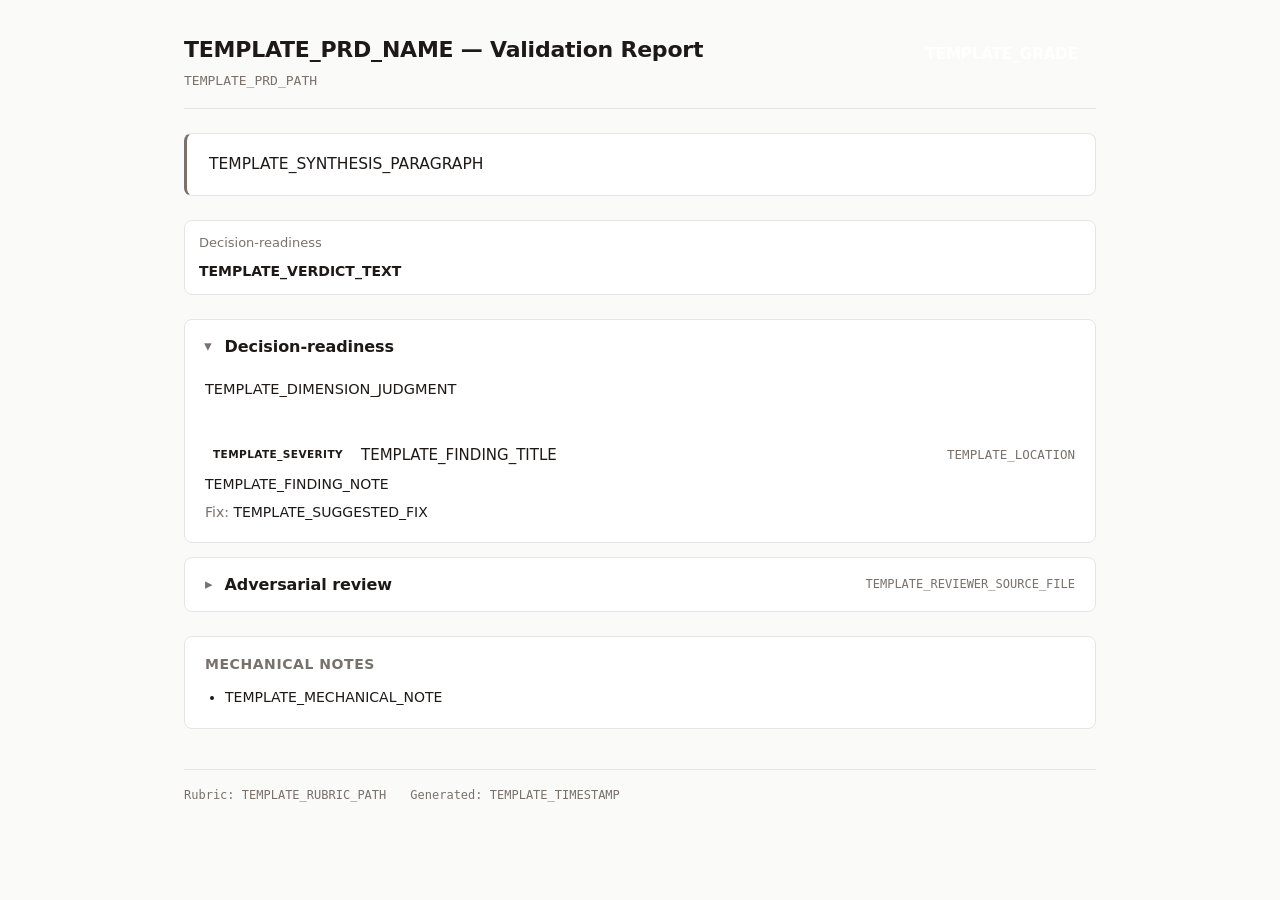
<file: .agents/skills/bmad-prd/assets/validation-report-template.html>
<!DOCTYPE html>
<!--
  PRD Validation Report — skeleton template.

  This file is a starter the synthesis pass fills in directly. There is no
  substitution engine. The LLM:
    1. Reads {doc_workspace}/review-rubric.md and every review-{slug}.md from
       additional reviewers.
    2. Copies this skeleton.
    3. Replaces the placeholder content (everything between TEMPLATE markers)
       with the consolidated review, preserving the structure and CSS.
    4. Writes the result to {doc_workspace}/validation-report.html.
    5. Writes a markdown twin to {doc_workspace}/validation-report.md.

  Visual rules the LLM must preserve:
    - The container width, the color tokens, the typography.
    - One dimension = one collapsible <section class="dimension">.
    - Verdict pill uses the verdict-* class matching its judgment.
    - Severity badge uses the sev-* class matching its level.
    - Each extra reviewer (adversarial, etc.) gets its own collapsible section
      below the rubric dimensions.
    - The footer always shows the artifact paths and timestamp.
-->
<html lang="en">
<head>
<meta charset="utf-8">
<title>PRD Validation: TEMPLATE_PRD_NAME</title>
<style>
  :root {
    --bg: #fafaf9;
    --surface: #ffffff;
    --border: #e7e5e4;
    --text: #1c1917;
    --muted: #78716c;

    --verdict-strong: #16a34a;
    --verdict-adequate: #65a30d;
    --verdict-thin: #d97706;
    --verdict-broken: #dc2626;

    --sev-low: #64748b;
    --sev-medium: #ca8a04;
    --sev-high: #ea580c;
    --sev-critical: #dc2626;

    --grade-exc: #16a34a;
    --grade-good: #65a30d;
    --grade-fair: #d97706;
    --grade-poor: #dc2626;
  }
  * { box-sizing: border-box; }
  html, body { margin: 0; padding: 0; }
  body {
    font-family: -apple-system, BlinkMacSystemFont, "Segoe UI", Inter, system-ui, sans-serif;
    background: var(--bg);
    color: var(--text);
    line-height: 1.6;
    font-size: 15px;
  }
  .container { max-width: 960px; margin: 0 auto; padding: 32px 24px 64px; }

  header.report-header {
    display: flex;
    align-items: flex-start;
    justify-content: space-between;
    gap: 24px;
    padding-bottom: 16px;
    border-bottom: 1px solid var(--border);
    margin-bottom: 24px;
  }
  .title h1 { margin: 0; font-size: 22px; font-weight: 600; letter-spacing: -0.01em; }
  .title .subtitle { color: var(--muted); font-size: 13px; margin-top: 4px; font-family: ui-monospace, "SF Mono", Menlo, monospace; }
  .grade {
    padding: 10px 18px;
    border-radius: 8px;
    font-weight: 600;
    color: white;
    font-size: 15px;
    white-space: nowrap;
  }
  .grade-excellent { background: var(--grade-exc); }
  .grade-good { background: var(--grade-good); }
  .grade-fair { background: var(--grade-fair); }
  .grade-poor { background: var(--grade-poor); }

  .synthesis {
    background: var(--surface);
    border: 1px solid var(--border);
    border-left: 3px solid var(--muted);
    border-radius: 8px;
    padding: 18px 22px;
    margin-bottom: 24px;
    font-size: 15.5px;
  }
  .synthesis p { margin: 0 0 10px; }
  .synthesis p:last-child { margin-bottom: 0; }

  .dimension-summary {
    display: grid;
    grid-template-columns: repeat(auto-fit, minmax(180px, 1fr));
    gap: 10px;
    margin-bottom: 24px;
  }
  .dim-card {
    background: var(--surface);
    border: 1px solid var(--border);
    border-radius: 8px;
    padding: 12px 14px;
  }
  .dim-card .dim-name { font-size: 13px; color: var(--muted); margin-bottom: 6px; }
  .dim-card .dim-verdict { font-size: 14px; font-weight: 600; }

  section.dimension, section.reviewer-section { margin-bottom: 14px; }
  section.dimension details, section.reviewer-section details {
    background: var(--surface);
    border: 1px solid var(--border);
    border-radius: 8px;
    overflow: hidden;
  }
  section summary {
    padding: 14px 20px;
    cursor: pointer;
    user-select: none;
    list-style: none;
    display: flex;
    align-items: center;
    gap: 12px;
  }
  section summary::-webkit-details-marker { display: none; }
  section summary::before {
    content: "▸";
    display: inline-block;
    color: var(--muted);
    transition: transform 0.15s ease;
  }
  section details[open] summary::before { transform: rotate(90deg); }
  section summary h2 {
    display: inline;
    margin: 0;
    font-size: 16px;
    font-weight: 600;
    letter-spacing: -0.005em;
    flex: 1;
  }
  .verdict-pill {
    font-size: 11px;
    padding: 3px 10px;
    border-radius: 999px;
    font-weight: 600;
    text-transform: uppercase;
    letter-spacing: 0.04em;
    color: white;
  }
  .verdict-strong { background: var(--verdict-strong); }
  .verdict-adequate { background: var(--verdict-adequate); }
  .verdict-thin { background: var(--verdict-thin); }
  .verdict-broken { background: var(--verdict-broken); }

  .dim-body { padding: 4px 20px 18px; }
  .dim-judgment { color: var(--text); font-size: 14.5px; }
  .dim-judgment p { margin: 0 0 10px; }

  .findings-list { padding: 0 20px 4px; }
  article.finding {
    padding: 14px 0;
    border-top: 1px solid var(--border);
  }
  article.finding:first-child { border-top: none; }
  article.finding header {
    display: flex;
    align-items: center;
    gap: 10px;
    flex-wrap: wrap;
    margin-bottom: 6px;
  }
  .badge {
    font-size: 10.5px;
    padding: 3px 8px;
    border-radius: 4px;
    font-weight: 600;
    text-transform: uppercase;
    letter-spacing: 0.04em;
    line-height: 1.4;
  }
  .badge-sev-low { background: rgba(100, 116, 139, 0.12); color: var(--sev-low); }
  .badge-sev-medium { background: rgba(202, 138, 4, 0.14); color: var(--sev-medium); }
  .badge-sev-high { background: rgba(234, 88, 12, 0.14); color: var(--sev-high); }
  .badge-sev-critical { background: rgba(220, 38, 38, 0.14); color: var(--sev-critical); }
  .finding-title { margin: 0; font-size: 15px; font-weight: 500; flex: 1; min-width: 200px; }
  .finding-location { font-family: ui-monospace, "SF Mono", Menlo, monospace; font-size: 12.5px; color: var(--muted); }
  .finding-note, .finding-fix { margin-top: 6px; font-size: 14px; }
  .finding-fix strong { color: var(--muted); font-weight: 500; }

  .reviewer-source {
    font-size: 12px;
    color: var(--muted);
    font-family: ui-monospace, "SF Mono", Menlo, monospace;
  }

  .mechanical {
    background: var(--surface);
    border: 1px solid var(--border);
    border-radius: 8px;
    padding: 16px 20px;
    margin-top: 24px;
    font-size: 14px;
  }
  .mechanical h3 { margin: 0 0 10px; font-size: 14px; font-weight: 600; color: var(--muted); text-transform: uppercase; letter-spacing: 0.04em; }
  .mechanical ul { margin: 0; padding-left: 20px; }
  .mechanical li { margin-bottom: 4px; color: var(--text); }

  footer.report-footer {
    margin-top: 40px;
    padding-top: 16px;
    border-top: 1px solid var(--border);
    font-size: 12px;
    color: var(--muted);
    font-family: ui-monospace, "SF Mono", Menlo, monospace;
  }
  footer .meta { display: flex; gap: 24px; flex-wrap: wrap; }
</style>
</head>
<body>
  <div class="container">

    <!-- TEMPLATE: header. Fill prd name, prd path, grade text & class. -->
    <header class="report-header">
      <div class="title">
        <h1>TEMPLATE_PRD_NAME — Validation Report</h1>
        <div class="subtitle">TEMPLATE_PRD_PATH</div>
      </div>
      <div class="grade TEMPLATE_GRADE_CLASS">TEMPLATE_GRADE</div>
    </header>

    <!-- TEMPLATE: overall synthesis paragraphs. Lift directly from
         review-rubric.md "Overall verdict" section; expand if extra reviewers
         materially shift the picture. Wrap each paragraph in <p>. -->
    <div class="synthesis">
      <p>TEMPLATE_SYNTHESIS_PARAGRAPH</p>
    </div>

    <!-- TEMPLATE: dimension summary cards. One per rubric dimension. The
         dim-verdict text uses one of: strong | adequate | thin | broken. -->
    <div class="dimension-summary">
      <div class="dim-card">
        <div class="dim-name">Decision-readiness</div>
        <div class="dim-verdict" style="color: var(--verdict-TEMPLATE_VERDICT)">TEMPLATE_VERDICT_TEXT</div>
      </div>
      <!-- repeat for each of the seven dimensions -->
    </div>

    <!-- TEMPLATE: one section per rubric dimension. Skip a dimension entirely
         if the rubric review marked it n/a for this PRD (e.g. downstream
         usability for a standalone PRD). Open the section by default if
         verdict is thin or broken. -->
    <section class="dimension">
      <details open>
        <summary>
          <h2>Decision-readiness</h2>
          <span class="verdict-pill verdict-TEMPLATE_VERDICT">TEMPLATE_VERDICT_TEXT</span>
        </summary>
        <div class="dim-body">
          <div class="dim-judgment">
            <p>TEMPLATE_DIMENSION_JUDGMENT</p>
          </div>
        </div>
        <div class="findings-list">
          <!-- TEMPLATE: zero or more findings -->
          <article class="finding">
            <header>
              <span class="badge badge-sev-TEMPLATE_SEVERITY">TEMPLATE_SEVERITY</span>
              <h3 class="finding-title">TEMPLATE_FINDING_TITLE</h3>
              <span class="finding-location">TEMPLATE_LOCATION</span>
            </header>
            <div class="finding-note">TEMPLATE_FINDING_NOTE</div>
            <div class="finding-fix"><strong>Fix:</strong> TEMPLATE_SUGGESTED_FIX</div>
          </article>
        </div>
      </details>
    </section>

    <!-- TEMPLATE: one section per extra reviewer that ran (adversarial, etc.).
         Skip this block entirely if only the rubric walker ran. -->
    <section class="reviewer-section">
      <details>
        <summary>
          <h2>Adversarial review</h2>
          <span class="reviewer-source">TEMPLATE_REVIEWER_SOURCE_FILE</span>
        </summary>
        <div class="dim-body">
          <div class="dim-judgment">
            <p>TEMPLATE_REVIEWER_PREAMBLE</p>
          </div>
        </div>
        <div class="findings-list">
          <article class="finding">
            <header>
              <span class="badge badge-sev-TEMPLATE_SEVERITY">TEMPLATE_SEVERITY</span>
              <h3 class="finding-title">TEMPLATE_FINDING_TITLE</h3>
              <span class="finding-location">TEMPLATE_LOCATION</span>
            </header>
            <div class="finding-note">TEMPLATE_FINDING_NOTE</div>
            <div class="finding-fix"><strong>Fix:</strong> TEMPLATE_SUGGESTED_FIX</div>
          </article>
        </div>
      </details>
    </section>

    <!-- TEMPLATE: mechanical notes — short, bulleted. Skip if there are none. -->
    <div class="mechanical">
      <h3>Mechanical notes</h3>
      <ul>
        <li>TEMPLATE_MECHANICAL_NOTE</li>
      </ul>
    </div>

    <footer class="report-footer">
      <div class="meta">
        <span>Rubric: TEMPLATE_RUBRIC_PATH</span>
        <span>Generated: TEMPLATE_TIMESTAMP</span>
      </div>
    </footer>
  </div>
</body>
</html>
</file>
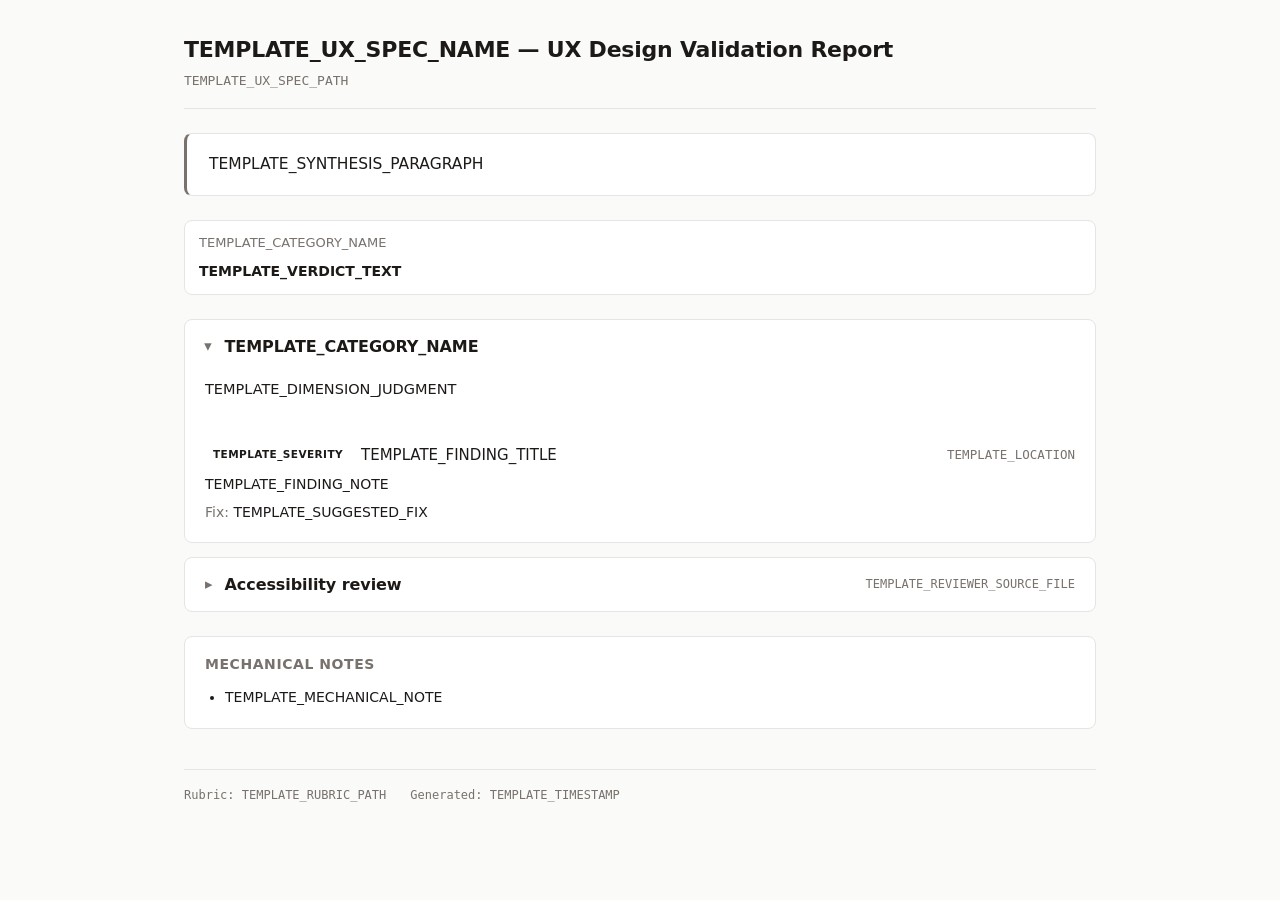
<file: .agents/skills/bmad-ux/assets/validation-report-template.html>
<!DOCTYPE html>
<!--
  UX Design Validation Report — skeleton template.

  This file is a starter the synthesis pass fills in directly. There is no
  substitution engine. The LLM:
    1. Reads {doc_workspace}/review-rubric.md and every review-{slug}.md from
       additional reviewers.
    2. Copies this skeleton.
    3. Replaces the placeholder content (everything between TEMPLATE markers)
       with the consolidated review, preserving the structure and CSS.
    4. Writes the result to {doc_workspace}/validation-report.html.
    5. Writes a markdown twin to {doc_workspace}/validation-report.md.

  Visual rules the LLM must preserve:
    - The container width, the color tokens, the typography.
    - One dimension = one collapsible <section class="dimension">.
    - Verdict pill uses the verdict-* class matching its judgment.
    - Severity badge uses the badge-sev-* class matching its level.
    - Each extra reviewer (accessibility, adversarial, etc.) gets its own
      collapsible section below the rubric dimensions.
    - The footer always shows the artifact paths and timestamp.
-->
<html lang="en">
<head>
<meta charset="utf-8">
<title>UX Design Validation: TEMPLATE_UX_SPEC_NAME</title>
<style>
  :root {
    --bg: #fafaf9;
    --surface: #ffffff;
    --border: #e7e5e4;
    --text: #1c1917;
    --muted: #78716c;

    --verdict-strong: #16a34a;
    --verdict-adequate: #65a30d;
    --verdict-thin: #d97706;
    --verdict-broken: #dc2626;

    --sev-low: #64748b;
    --sev-medium: #ca8a04;
    --sev-high: #ea580c;
    --sev-critical: #dc2626;
  }
  * { box-sizing: border-box; }
  html, body { margin: 0; padding: 0; }
  body {
    font-family: -apple-system, BlinkMacSystemFont, "Segoe UI", Inter, system-ui, sans-serif;
    background: var(--bg);
    color: var(--text);
    line-height: 1.6;
    font-size: 15px;
  }
  .container { max-width: 960px; margin: 0 auto; padding: 32px 24px 64px; }

  header.report-header {
    display: flex;
    align-items: flex-start;
    justify-content: space-between;
    gap: 24px;
    padding-bottom: 16px;
    border-bottom: 1px solid var(--border);
    margin-bottom: 24px;
  }
  .title h1 { margin: 0; font-size: 22px; font-weight: 600; letter-spacing: -0.01em; }
  .title .subtitle { color: var(--muted); font-size: 13px; margin-top: 4px; font-family: ui-monospace, "SF Mono", Menlo, monospace; }

  .synthesis {
    background: var(--surface);
    border: 1px solid var(--border);
    border-left: 3px solid var(--muted);
    border-radius: 8px;
    padding: 18px 22px;
    margin-bottom: 24px;
    font-size: 15.5px;
  }
  .synthesis p { margin: 0 0 10px; }
  .synthesis p:last-child { margin-bottom: 0; }

  .dimension-summary {
    display: grid;
    grid-template-columns: repeat(auto-fit, minmax(180px, 1fr));
    gap: 10px;
    margin-bottom: 24px;
  }
  .dim-card {
    background: var(--surface);
    border: 1px solid var(--border);
    border-radius: 8px;
    padding: 12px 14px;
  }
  .dim-card .dim-name { font-size: 13px; color: var(--muted); margin-bottom: 6px; }
  .dim-card .dim-verdict { font-size: 14px; font-weight: 600; }

  section.dimension, section.reviewer-section { margin-bottom: 14px; }
  section.dimension details, section.reviewer-section details {
    background: var(--surface);
    border: 1px solid var(--border);
    border-radius: 8px;
    overflow: hidden;
  }
  section summary {
    padding: 14px 20px;
    cursor: pointer;
    user-select: none;
    list-style: none;
    display: flex;
    align-items: center;
    gap: 12px;
  }
  section summary::-webkit-details-marker { display: none; }
  section summary::before {
    content: "▸";
    display: inline-block;
    color: var(--muted);
    transition: transform 0.15s ease;
  }
  section details[open] summary::before { transform: rotate(90deg); }
  section summary h2 {
    display: inline;
    margin: 0;
    font-size: 16px;
    font-weight: 600;
    letter-spacing: -0.005em;
    flex: 1;
  }
  .verdict-pill {
    font-size: 11px;
    padding: 3px 10px;
    border-radius: 999px;
    font-weight: 600;
    text-transform: uppercase;
    letter-spacing: 0.04em;
    color: white;
  }
  .verdict-strong { background: var(--verdict-strong); }
  .verdict-adequate { background: var(--verdict-adequate); }
  .verdict-thin { background: var(--verdict-thin); }
  .verdict-broken { background: var(--verdict-broken); }

  .dim-body { padding: 4px 20px 18px; }
  .dim-judgment { color: var(--text); font-size: 14.5px; }
  .dim-judgment p { margin: 0 0 10px; }

  .findings-list { padding: 0 20px 4px; }
  article.finding {
    padding: 14px 0;
    border-top: 1px solid var(--border);
  }
  article.finding:first-child { border-top: none; }
  article.finding header {
    display: flex;
    align-items: center;
    gap: 10px;
    flex-wrap: wrap;
    margin-bottom: 6px;
  }
  .badge {
    font-size: 10.5px;
    padding: 3px 8px;
    border-radius: 4px;
    font-weight: 600;
    text-transform: uppercase;
    letter-spacing: 0.04em;
    line-height: 1.4;
  }
  .badge-sev-low { background: rgba(100, 116, 139, 0.12); color: var(--sev-low); }
  .badge-sev-medium { background: rgba(202, 138, 4, 0.14); color: var(--sev-medium); }
  .badge-sev-high { background: rgba(234, 88, 12, 0.14); color: var(--sev-high); }
  .badge-sev-critical { background: rgba(220, 38, 38, 0.14); color: var(--sev-critical); }
  .finding-title { margin: 0; font-size: 15px; font-weight: 500; flex: 1; min-width: 200px; }
  .finding-location { font-family: ui-monospace, "SF Mono", Menlo, monospace; font-size: 12.5px; color: var(--muted); }
  .finding-note, .finding-fix { margin-top: 6px; font-size: 14px; }
  .finding-fix strong { color: var(--muted); font-weight: 500; }

  .reviewer-source {
    font-size: 12px;
    color: var(--muted);
    font-family: ui-monospace, "SF Mono", Menlo, monospace;
  }

  .mechanical {
    background: var(--surface);
    border: 1px solid var(--border);
    border-radius: 8px;
    padding: 16px 20px;
    margin-top: 24px;
    font-size: 14px;
  }
  .mechanical h3 { margin: 0 0 10px; font-size: 14px; font-weight: 600; color: var(--muted); text-transform: uppercase; letter-spacing: 0.04em; }
  .mechanical ul { margin: 0; padding-left: 20px; }
  .mechanical li { margin-bottom: 4px; color: var(--text); }

  footer.report-footer {
    margin-top: 40px;
    padding-top: 16px;
    border-top: 1px solid var(--border);
    font-size: 12px;
    color: var(--muted);
    font-family: ui-monospace, "SF Mono", Menlo, monospace;
  }
  footer .meta { display: flex; gap: 24px; flex-wrap: wrap; }
</style>
</head>
<body>
  <div class="container">

    <!-- TEMPLATE: header. Fill ux spec name and ux spec path. No overall grade —
         per-category verdicts and severity counts below carry the picture. -->
    <header class="report-header">
      <div class="title">
        <h1>TEMPLATE_UX_SPEC_NAME — UX Design Validation Report</h1>
        <div class="subtitle">TEMPLATE_UX_SPEC_PATH</div>
      </div>
    </header>

    <!-- TEMPLATE: overall synthesis paragraphs. Lift directly from
         review-rubric.md "Overall verdict" section; expand if extra reviewers
         (accessibility, adversarial, etc.) materially shift the picture.
         Wrap each paragraph in <p>. -->
    <div class="synthesis">
      <p>TEMPLATE_SYNTHESIS_PARAGRAPH</p>
    </div>

    <!-- TEMPLATE: dimension summary cards. One per rubric category, in this
         canonical order (from references/validate.md):
           1. Flow coverage
           2. Token completeness
           3. Component coverage
           4. State coverage
           5. Visual reference coverage
           6. Bloat & overspecification
           7. Inheritance discipline
           8. Shape fit
         The dim-verdict text uses one of: strong | adequate | thin | broken. -->
    <div class="dimension-summary">
      <div class="dim-card">
        <div class="dim-name">TEMPLATE_CATEGORY_NAME</div>
        <div class="dim-verdict" style="color: var(--verdict-TEMPLATE_VERDICT)">TEMPLATE_VERDICT_TEXT</div>
      </div>
      <!-- repeat for each of the eight rubric categories -->
    </div>

    <!-- TEMPLATE: one section per rubric category, same canonical order as the
         summary cards above. Skip a category entirely if the rubric review
         marked it n/a for this UX spec. Open the section by default if verdict
         is thin or broken. -->
    <section class="dimension">
      <details open>
        <summary>
          <h2>TEMPLATE_CATEGORY_NAME</h2>
          <span class="verdict-pill verdict-TEMPLATE_VERDICT">TEMPLATE_VERDICT_TEXT</span>
        </summary>
        <div class="dim-body">
          <div class="dim-judgment">
            <p>TEMPLATE_DIMENSION_JUDGMENT</p>
          </div>
        </div>
        <div class="findings-list">
          <!-- TEMPLATE: zero or more findings -->
          <article class="finding">
            <header>
              <span class="badge badge-sev-TEMPLATE_SEVERITY">TEMPLATE_SEVERITY</span>
              <h3 class="finding-title">TEMPLATE_FINDING_TITLE</h3>
              <span class="finding-location">TEMPLATE_LOCATION</span>
            </header>
            <div class="finding-note">TEMPLATE_FINDING_NOTE</div>
            <div class="finding-fix"><strong>Fix:</strong> TEMPLATE_SUGGESTED_FIX</div>
          </article>
        </div>
      </details>
    </section>

    <!-- TEMPLATE: one section per extra reviewer that ran (accessibility,
         adversarial, brand-conformance, etc.). Skip this block entirely if
         only the rubric walker ran. -->
    <section class="reviewer-section">
      <details>
        <summary>
          <h2>Accessibility review</h2>
          <span class="reviewer-source">TEMPLATE_REVIEWER_SOURCE_FILE</span>
        </summary>
        <div class="dim-body">
          <div class="dim-judgment">
            <p>TEMPLATE_REVIEWER_PREAMBLE</p>
          </div>
        </div>
        <div class="findings-list">
          <article class="finding">
            <header>
              <span class="badge badge-sev-TEMPLATE_SEVERITY">TEMPLATE_SEVERITY</span>
              <h3 class="finding-title">TEMPLATE_FINDING_TITLE</h3>
              <span class="finding-location">TEMPLATE_LOCATION</span>
            </header>
            <div class="finding-note">TEMPLATE_FINDING_NOTE</div>
            <div class="finding-fix"><strong>Fix:</strong> TEMPLATE_SUGGESTED_FIX</div>
          </article>
        </div>
      </details>
    </section>

    <!-- TEMPLATE: mechanical notes — short, bulleted. Skip if there are none. -->
    <div class="mechanical">
      <h3>Mechanical notes</h3>
      <ul>
        <li>TEMPLATE_MECHANICAL_NOTE</li>
      </ul>
    </div>

    <footer class="report-footer">
      <div class="meta">
        <span>Rubric: TEMPLATE_RUBRIC_PATH</span>
        <span>Generated: TEMPLATE_TIMESTAMP</span>
      </div>
    </footer>
  </div>
</body>
</html>
</file>
